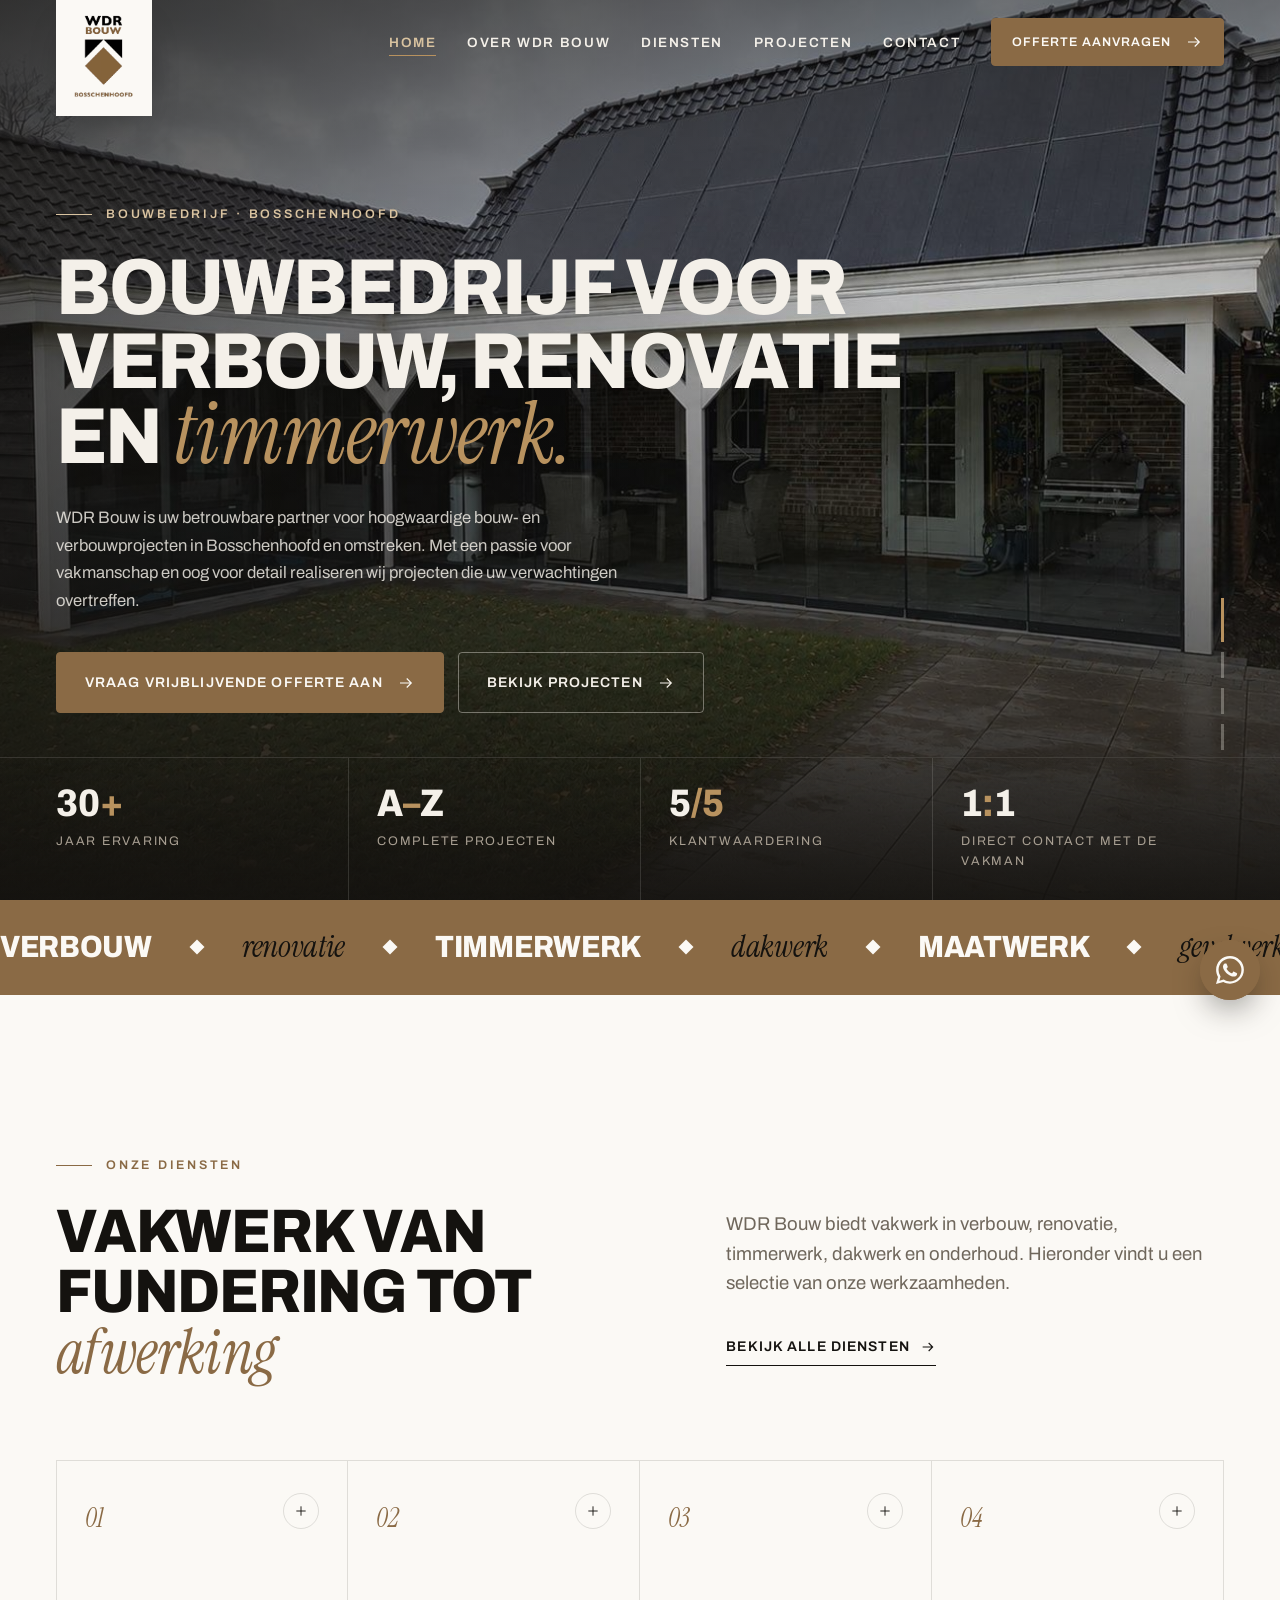
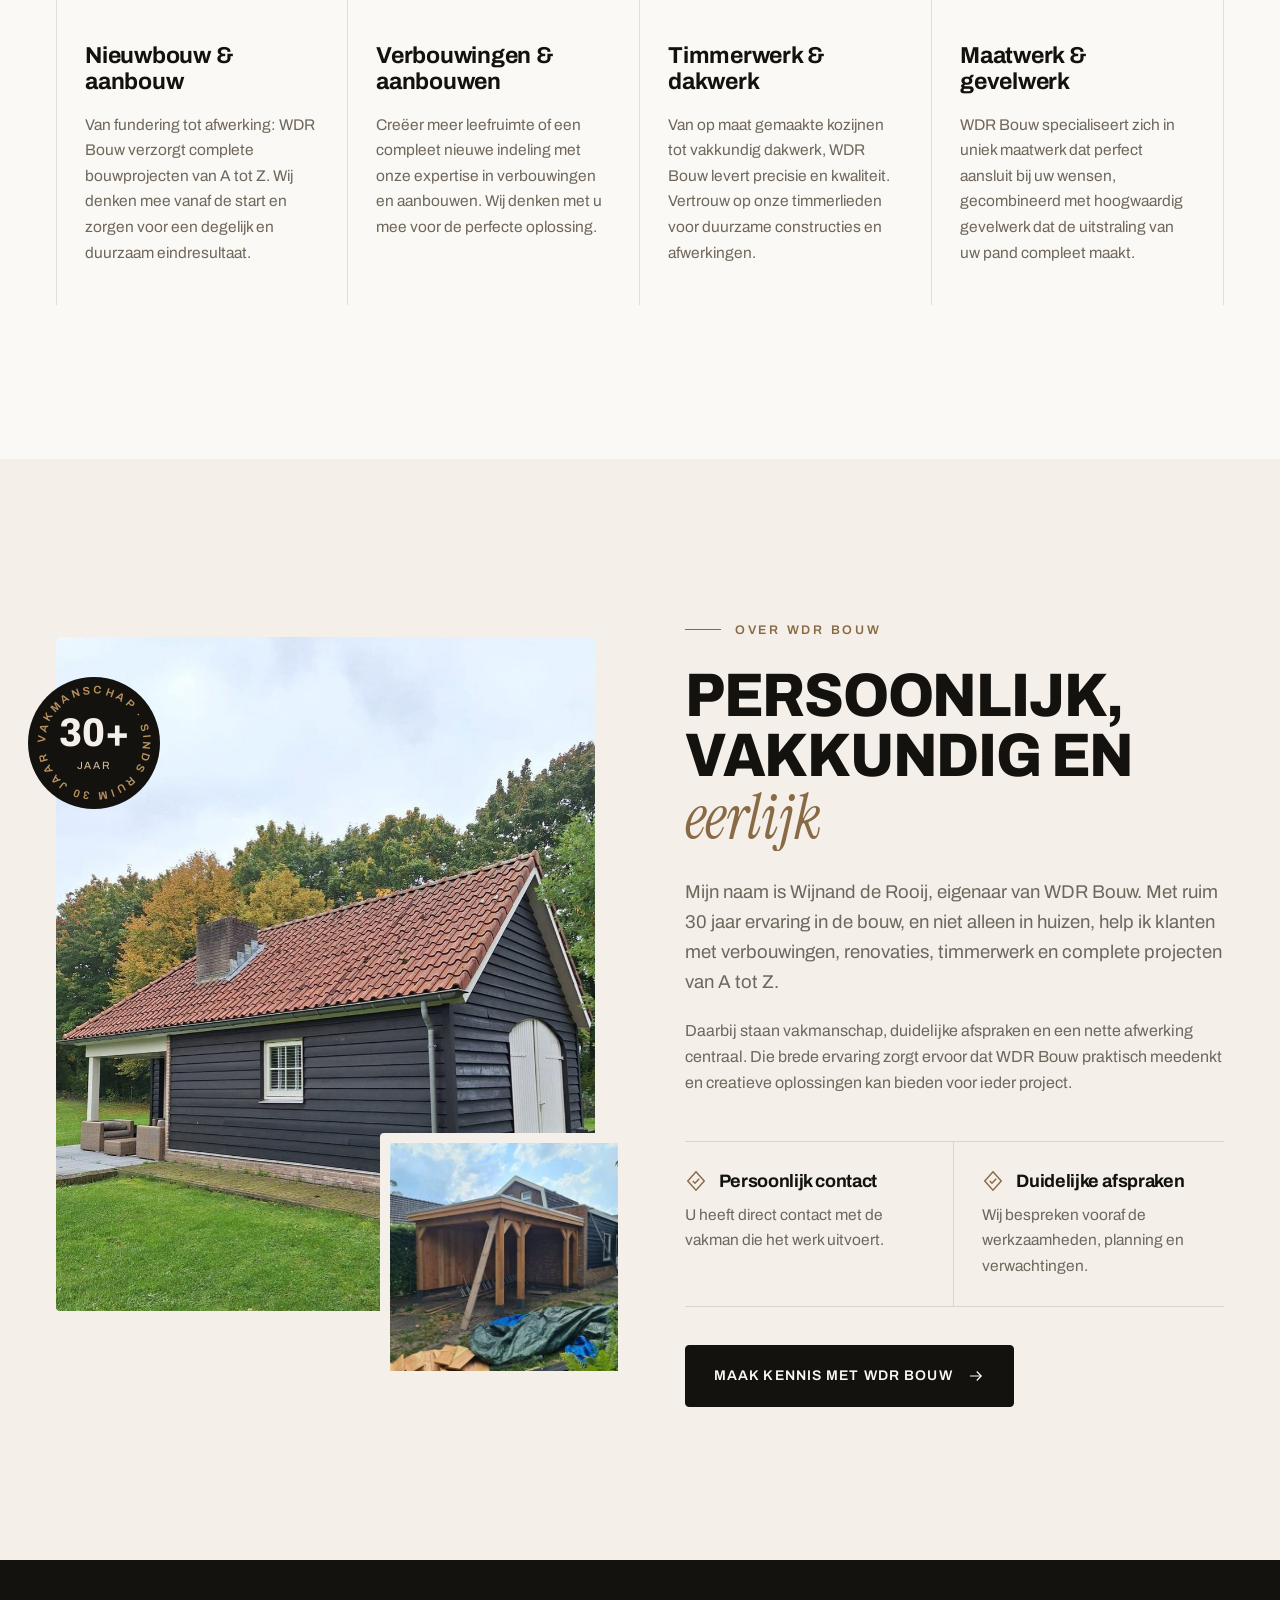
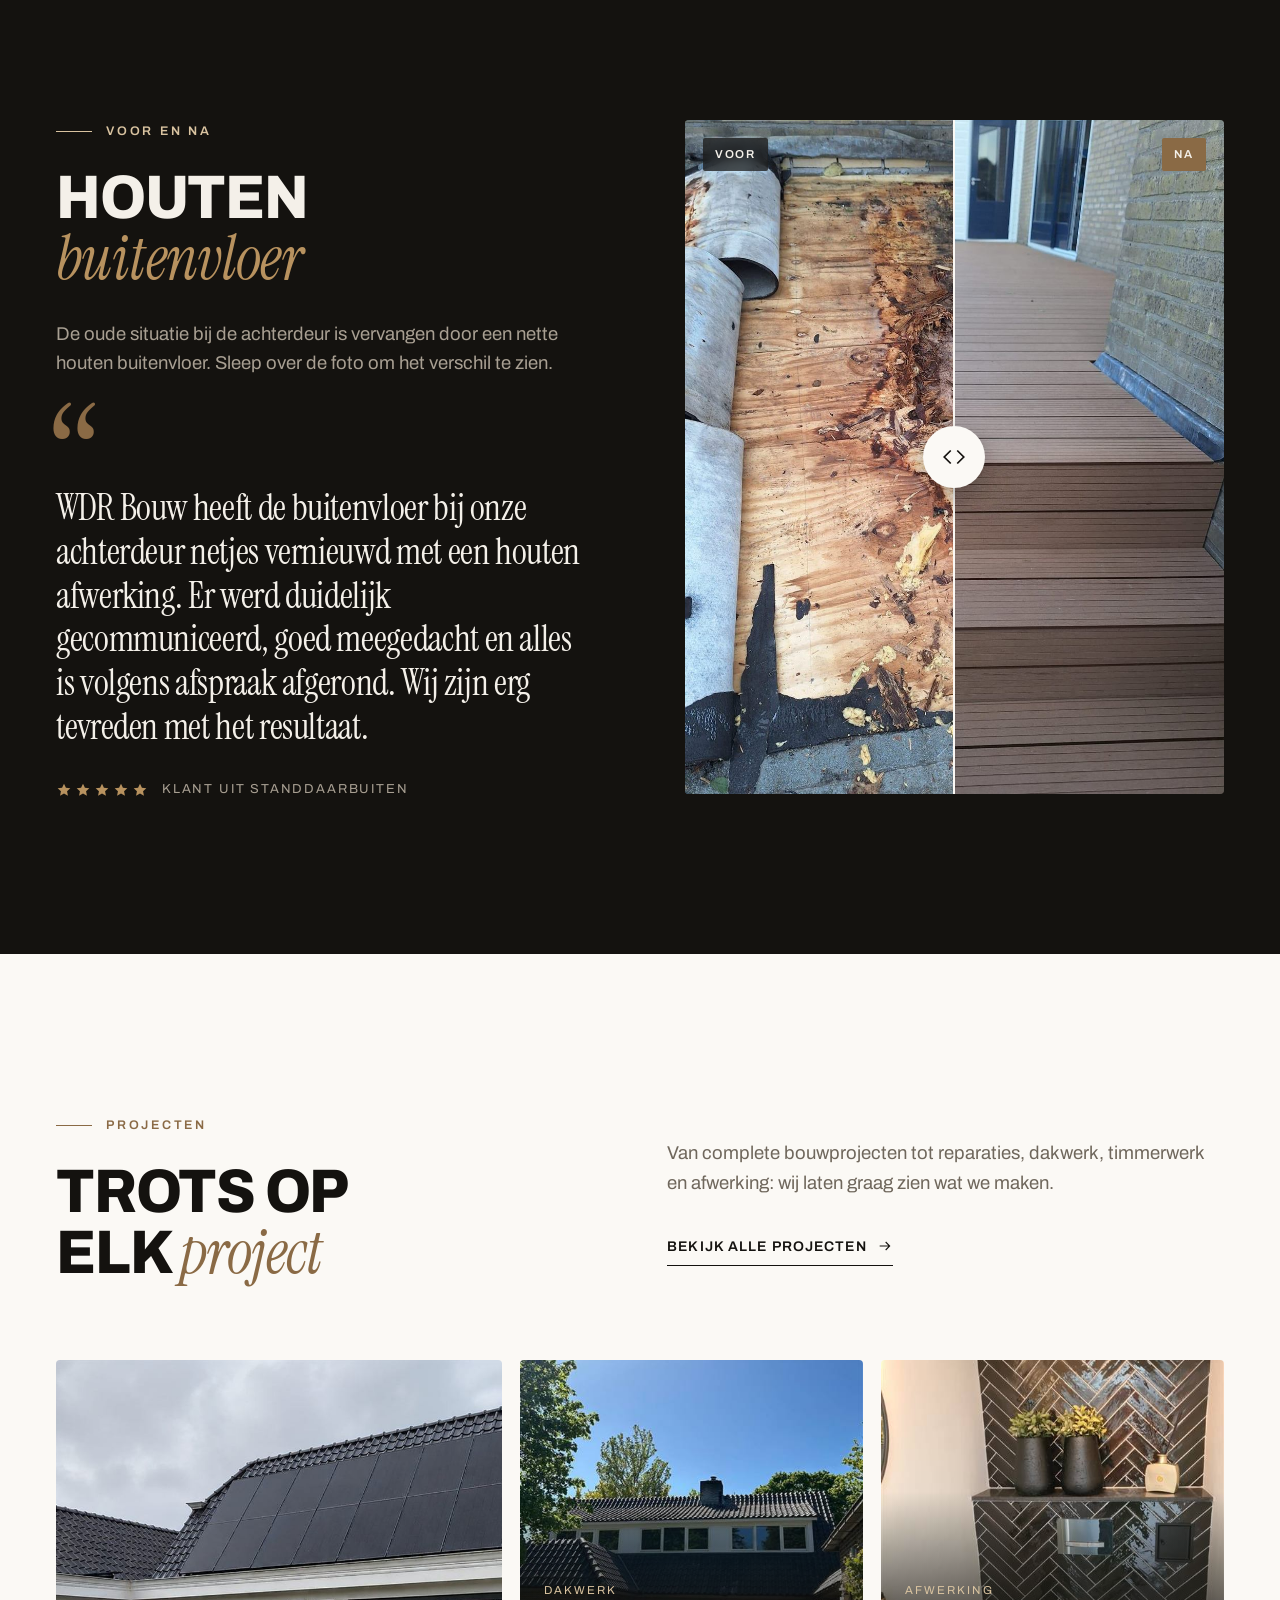
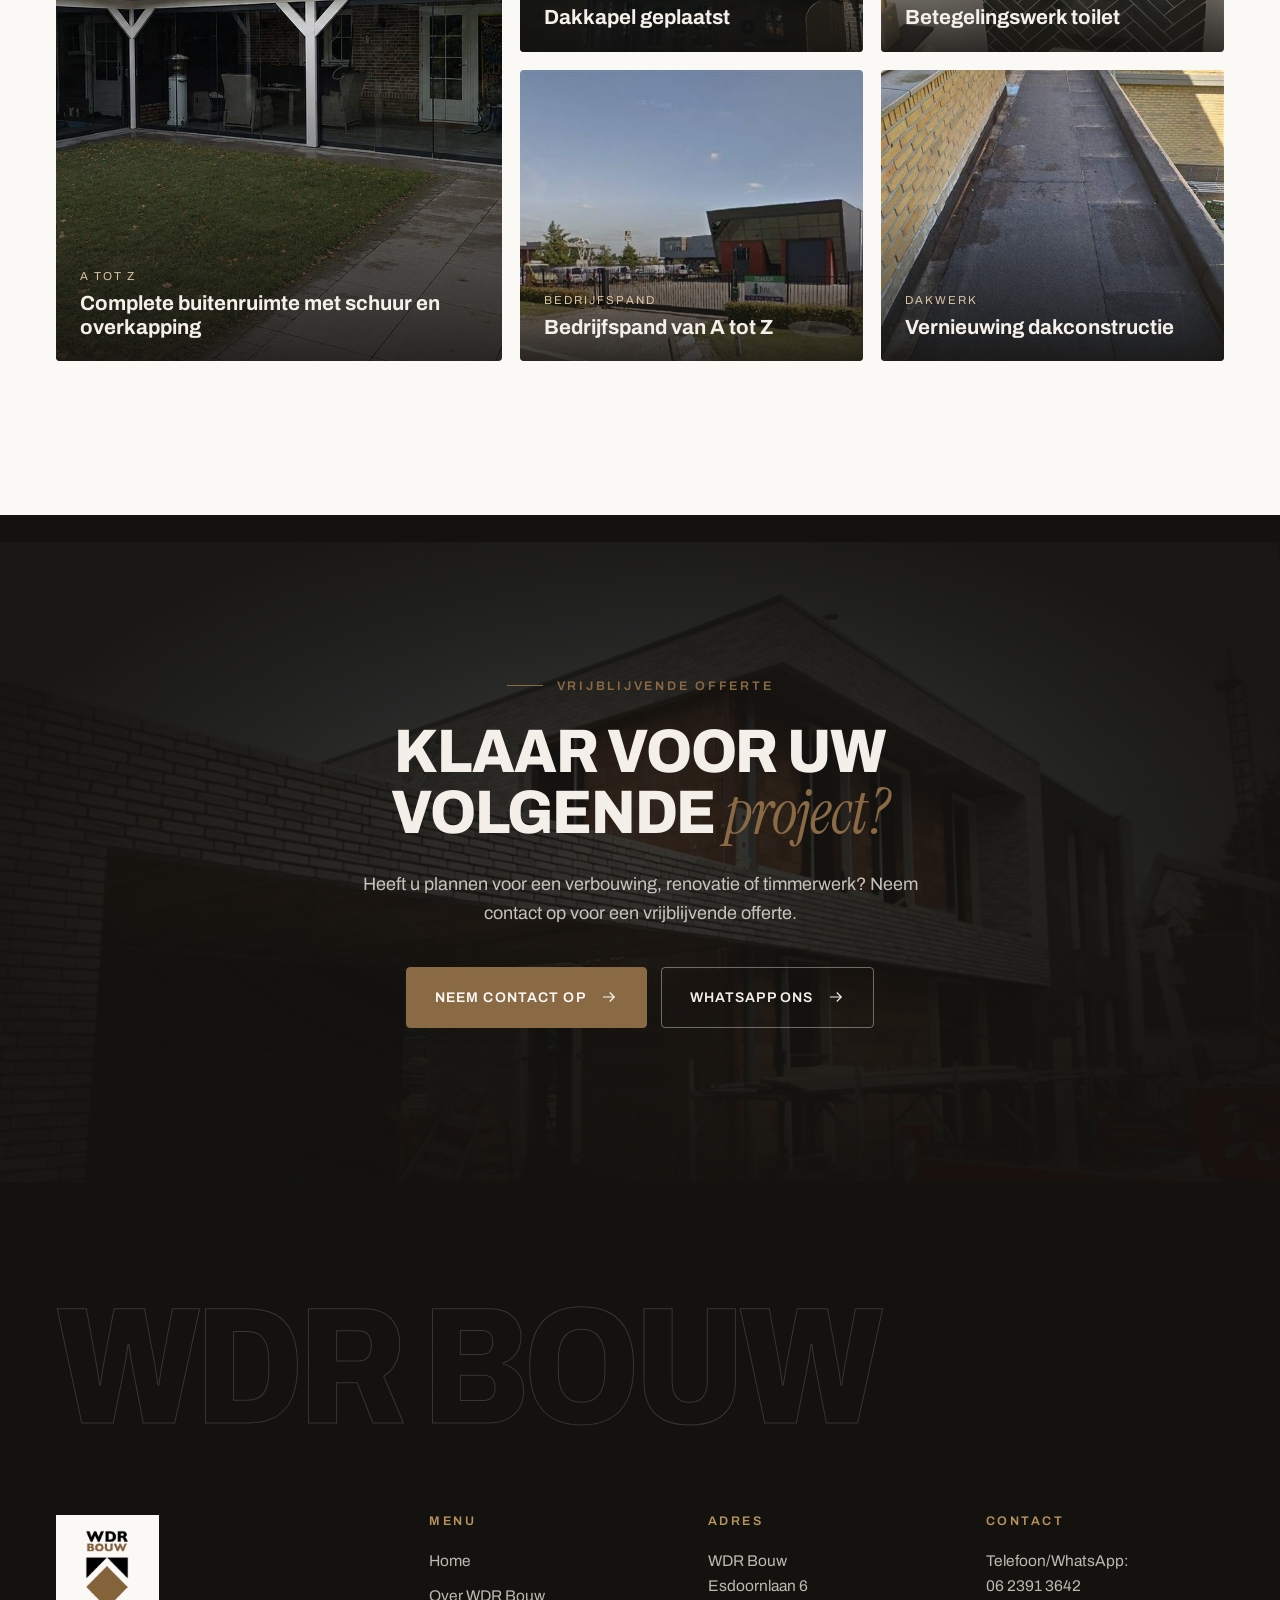
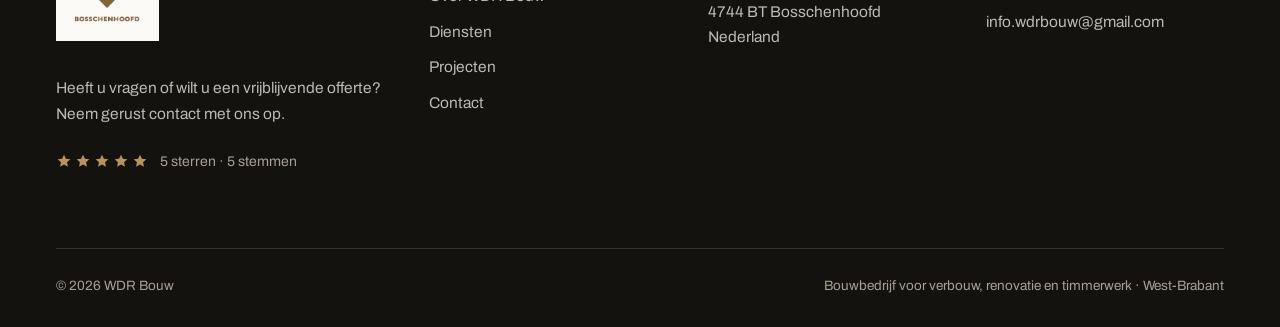
<file: index.html>
<!doctype html>
<html lang="nl">
<head>
<meta charset="utf-8">
<meta name="viewport" content="width=device-width, initial-scale=1, viewport-fit=cover">
<title>WDR Bouw | Bouwbedrijf voor verbouw, renovatie en timmerwerk in Bosschenhoofd</title>
<meta name="description" content="WDR Bouw is uw betrouwbare partner voor hoogwaardige bouw- en verbouwprojecten in Bosschenhoofd en omstreken. Verbouw, renovatie, timmerwerk, dakwerk en maatwerk.">
<link rel="canonical" href="https://www.wdrbouw.nl/">
<meta name="theme-color" content="#14120f">
<meta property="og:type" content="website">
<meta property="og:locale" content="nl_NL">
<meta property="og:site_name" content="WDR Bouw">
<meta property="og:title" content="WDR Bouw | Bouwbedrijf voor verbouw, renovatie en timmerwerk in Bosschenhoofd">
<meta property="og:description" content="WDR Bouw is uw betrouwbare partner voor hoogwaardige bouw- en verbouwprojecten in Bosschenhoofd en omstreken. Verbouw, renovatie, timmerwerk, dakwerk en maatwerk.">
<meta property="og:url" content="https://www.wdrbouw.nl/">
<meta property="og:image" content="https://www.wdrbouw.nl/img/foto/buitenruimte.jpg">
<link rel="icon" type="image/png" href="/img/favicon.png">
<link rel="apple-touch-icon" href="/img/apple-touch-icon.png">
<link rel="preload" href="/fonts/Archivo-normal.woff2" as="font" type="font/woff2" crossorigin>
<link rel="stylesheet" href="/css/style.css">
<script>document.documentElement.classList.add("js")</script>
<script type="application/ld+json">{"@context":"https://schema.org","@type":"GeneralContractor","name":"WDR Bouw","url":"https://www.wdrbouw.nl/","logo":"https://www.wdrbouw.nl/img/logo-wdr-bouw.png","image":"https://www.wdrbouw.nl/img/foto/buitenruimte.jpg","telephone":"+31623913642","email":"info.wdrbouw@gmail.com","founder":"Wijnand de Rooij","address":{"@type":"PostalAddress","streetAddress":"Esdoornlaan 6","postalCode":"4744 BT","addressLocality":"Bosschenhoofd","addressCountry":"NL"},"areaServed":["Bosschenhoofd","Roosendaal","Oudenbosch","Standdaarbuiten","Breda","Bergen op Zoom","West-Brabant"]}</script>
</head>
<body>
<a class="skip-link" href="#main">Ga direct naar de hoofdinhoud</a>
<div class="curtain" aria-hidden="true"></div>

<header class="header">
  <div class="wrap header__inner">
    <a class="logo" href="/" aria-label="WDR Bouw — naar de homepage">
      <img src="/img/logo-wdr-bouw.png" alt="WDR Bouw Bosschenhoofd" width="338" height="481">
    </a>
    <nav class="nav" aria-label="Hoofdmenu">
      <ul class="nav__list"><li><a class="nav__link" href="/" aria-current="page">Home</a></li><li><a class="nav__link" href="/over-wdr-bouw/">Over WDR Bouw</a></li><li><a class="nav__link" href="/diensten/">Diensten</a></li><li><a class="nav__link" href="/projecten/">Projecten</a></li><li><a class="nav__link" href="/contact/">Contact</a></li></ul>
      <a class="btn" href="/contact/">Offerte aanvragen <svg class="arrow" viewBox="0 0 24 24" fill="none" stroke="currentColor" stroke-width="1.6" aria-hidden="true"><path d="M4 12h15M13 6l6 6-6 6"/></svg></a>
      <button class="burger" type="button" aria-label="Menu" aria-expanded="false" aria-controls="mobile-menu"><span></span><span></span></button>
    </nav>
  </div>
</header>

<div class="mobile-menu" id="mobile-menu" aria-hidden="true">
  <ul><li><a class="big" href="/">Home<small>01</small></a></li><li><a class="big" href="/over-wdr-bouw/">Over WDR Bouw<small>02</small></a></li><li><a class="big" href="/diensten/">Diensten<small>03</small></a></li><li><a class="big" href="/projecten/">Projecten<small>04</small></a></li><li><a class="big" href="/contact/">Contact<small>05</small></a></li></ul>
  <div class="mobile-menu__contact">
    <a href="tel:+31623913642">06 2391 3642</a>
    <a href="mailto:info.wdrbouw@gmail.com">info.wdrbouw@gmail.com</a>
    <span>Esdoornlaan 6, 4744 BT Bosschenhoofd</span>
  </div>
</div>

<main id="main">

<section class="hero">
  <div class="hero__media">
    <div class="hero__slide" style="background-image:url('/img/foto/buitenruimte.jpg')"></div>
    <div class="hero__slide" data-bg="/img/foto/galerij-32.jpg"></div>
    <div class="hero__slide" data-bg="/img/foto/diensten-intro.jpg"></div>
    <div class="hero__slide" data-bg="/img/foto/galerij-29.jpg"></div>
  </div>
  <div class="hero__dots"></div>
  <div class="wrap hero__content">
    <span class="eyebrow" data-reveal="fade">Bouwbedrijf · Bosschenhoofd</span>
    <h1 class="display split-lines"><span class="line"><span>Bouwbedrijf voor</span></span><span class="line"><span>verbouw, renovatie</span></span><span class="line"><span>en <span class="serif accent">timmerwerk.</span></span></span></h1>
    <p class="hero__intro" data-reveal style="--d:.45s">WDR Bouw is uw betrouwbare partner voor hoogwaardige bouw- en verbouwprojecten in Bosschenhoofd en omstreken. Met een passie voor vakmanschap en oog voor detail realiseren wij projecten die uw verwachtingen overtreffen.</p>
    <div class="btn-row" data-reveal style="--d:.55s">
      <a class="btn" href="/contact/">Vraag vrijblijvende offerte aan <svg class="arrow" viewBox="0 0 24 24" fill="none" stroke="currentColor" stroke-width="1.6" aria-hidden="true"><path d="M4 12h15M13 6l6 6-6 6"/></svg></a>
      <a class="btn btn--ghost" href="/projecten/">Bekijk projecten <svg class="arrow" viewBox="0 0 24 24" fill="none" stroke="currentColor" stroke-width="1.6" aria-hidden="true"><path d="M4 12h15M13 6l6 6-6 6"/></svg></a>
    </div>
  </div>
  <div class="hero__bar">
    <div class="wrap stats">
      <div class="stat" data-reveal="fade" style="--d:.6s"><div class="stat__num"><span data-count="30">30</span><em>+</em></div><div class="stat__label">Jaar ervaring</div></div>
      <div class="stat" data-reveal="fade" style="--d:.7s"><div class="stat__num">A<em>–</em>Z</div><div class="stat__label">Complete projecten</div></div>
      <div class="stat" data-reveal="fade" style="--d:.8s"><div class="stat__num"><span data-count="5">5</span><em>/5</em></div><div class="stat__label">Klantwaardering</div></div>
      <div class="stat" data-reveal="fade" style="--d:.9s"><div class="stat__num">1<em>:</em>1</div><div class="stat__label">Direct contact met de vakman</div></div>
    </div>
  </div>
</section>

<div class="marquee" aria-hidden="true"><div class="marquee__track"><div class="marquee__item"><span>Verbouw</span><svg viewBox="0 0 24 24" fill="currentColor" aria-hidden="true"><path d="M12 2 22 12 12 22 2 12z"/></svg><span class="serif">renovatie</span><svg viewBox="0 0 24 24" fill="currentColor" aria-hidden="true"><path d="M12 2 22 12 12 22 2 12z"/></svg><span>Timmerwerk</span><svg viewBox="0 0 24 24" fill="currentColor" aria-hidden="true"><path d="M12 2 22 12 12 22 2 12z"/></svg><span class="serif">dakwerk</span><svg viewBox="0 0 24 24" fill="currentColor" aria-hidden="true"><path d="M12 2 22 12 12 22 2 12z"/></svg><span>Maatwerk</span><svg viewBox="0 0 24 24" fill="currentColor" aria-hidden="true"><path d="M12 2 22 12 12 22 2 12z"/></svg><span class="serif">gevelwerk</span><svg viewBox="0 0 24 24" fill="currentColor" aria-hidden="true"><path d="M12 2 22 12 12 22 2 12z"/></svg><span>Nieuwbouw</span><svg viewBox="0 0 24 24" fill="currentColor" aria-hidden="true"><path d="M12 2 22 12 12 22 2 12z"/></svg><span class="serif">aanbouw</span><svg viewBox="0 0 24 24" fill="currentColor" aria-hidden="true"><path d="M12 2 22 12 12 22 2 12z"/></svg></div><div class="marquee__item"><span>Verbouw</span><svg viewBox="0 0 24 24" fill="currentColor" aria-hidden="true"><path d="M12 2 22 12 12 22 2 12z"/></svg><span class="serif">renovatie</span><svg viewBox="0 0 24 24" fill="currentColor" aria-hidden="true"><path d="M12 2 22 12 12 22 2 12z"/></svg><span>Timmerwerk</span><svg viewBox="0 0 24 24" fill="currentColor" aria-hidden="true"><path d="M12 2 22 12 12 22 2 12z"/></svg><span class="serif">dakwerk</span><svg viewBox="0 0 24 24" fill="currentColor" aria-hidden="true"><path d="M12 2 22 12 12 22 2 12z"/></svg><span>Maatwerk</span><svg viewBox="0 0 24 24" fill="currentColor" aria-hidden="true"><path d="M12 2 22 12 12 22 2 12z"/></svg><span class="serif">gevelwerk</span><svg viewBox="0 0 24 24" fill="currentColor" aria-hidden="true"><path d="M12 2 22 12 12 22 2 12z"/></svg><span>Nieuwbouw</span><svg viewBox="0 0 24 24" fill="currentColor" aria-hidden="true"><path d="M12 2 22 12 12 22 2 12z"/></svg><span class="serif">aanbouw</span><svg viewBox="0 0 24 24" fill="currentColor" aria-hidden="true"><path d="M12 2 22 12 12 22 2 12z"/></svg></div></div></div>

<section class="section">
  <div class="wrap">
    <div class="section-head">
      <div>
        <span class="eyebrow" data-reveal>Onze diensten</span>
        <h2 class="h2 split-lines"><span class="line"><span>Vakwerk van</span></span><span class="line"><span>fundering tot <span class="serif accent">afwerking</span></span></span></h2>
      </div>
      <div data-reveal style="--d:.2s">
        <p class="lead">WDR Bouw biedt vakwerk in verbouw, renovatie, timmerwerk, dakwerk en onderhoud. Hieronder vindt u een selectie van onze werkzaamheden.</p>
        <p style="margin-top:24px"><a class="link-line" href="/diensten/">Bekijk alle diensten <svg class="arrow" viewBox="0 0 24 24" fill="none" stroke="currentColor" stroke-width="1.6" aria-hidden="true"><path d="M4 12h15M13 6l6 6-6 6"/></svg></a></p>
      </div>
    </div>
    <div class="services">
      <article class="service" data-reveal style="--d:0s">
        <div class="service__bg" style="background-image:url('/img/thumb/diensten-aanbouw.jpg')"></div>
        <span class="service__num">01</span>
        <span class="service__plus"><svg viewBox="0 0 24 24" fill="none" stroke="currentColor" stroke-width="1.6" aria-hidden="true"><path d="M12 4v16M4 12h16"/></svg></span>
        <h3 class="h3">Nieuwbouw &amp; aanbouw</h3>
        <p>Van fundering tot afwerking: WDR Bouw verzorgt complete bouwprojecten van A tot Z. Wij denken mee vanaf de start en zorgen voor een degelijk en duurzaam eindresultaat.</p>
      </article>
      <article class="service" data-reveal style="--d:0.08s">
        <div class="service__bg" style="background-image:url('/img/thumb/diensten-waarom.jpg')"></div>
        <span class="service__num">02</span>
        <span class="service__plus"><svg viewBox="0 0 24 24" fill="none" stroke="currentColor" stroke-width="1.6" aria-hidden="true"><path d="M12 4v16M4 12h16"/></svg></span>
        <h3 class="h3">Verbouwingen &amp; aanbouwen</h3>
        <p>Creëer meer leefruimte of een compleet nieuwe indeling met onze expertise in verbouwingen en aanbouwen. Wij denken met u mee voor de perfecte oplossing.</p>
      </article>
      <article class="service" data-reveal style="--d:0.16s">
        <div class="service__bg" style="background-image:url('/img/thumb/galerij-22.jpg')"></div>
        <span class="service__num">03</span>
        <span class="service__plus"><svg viewBox="0 0 24 24" fill="none" stroke="currentColor" stroke-width="1.6" aria-hidden="true"><path d="M12 4v16M4 12h16"/></svg></span>
        <h3 class="h3">Timmerwerk &amp; dakwerk</h3>
        <p>Van op maat gemaakte kozijnen tot vakkundig dakwerk, WDR Bouw levert precisie en kwaliteit. Vertrouw op onze timmerlieden voor duurzame constructies en afwerkingen.</p>
      </article>
      <article class="service" data-reveal style="--d:0.24s">
        <div class="service__bg" style="background-image:url('/img/thumb/galerij-29.jpg')"></div>
        <span class="service__num">04</span>
        <span class="service__plus"><svg viewBox="0 0 24 24" fill="none" stroke="currentColor" stroke-width="1.6" aria-hidden="true"><path d="M12 4v16M4 12h16"/></svg></span>
        <h3 class="h3">Maatwerk &amp; gevelwerk</h3>
        <p>WDR Bouw specialiseert zich in uniek maatwerk dat perfect aansluit bij uw wensen, gecombineerd met hoogwaardig gevelwerk dat de uitstraling van uw pand compleet maakt.</p>
      </article>
    </div>
  </div>
</section>

<section class="section section--stone">
  <div class="wrap split">
    <div class="frame-stack" data-reveal="fade">
      <div class="badge-round" aria-hidden="true" data-reveal="pop" style="--d:1s">
        <svg viewBox="0 0 100 100"><defs><path id="c" d="M50 50m-41 0a41 41 0 1 1 82 0a41 41 0 1 1-82 0"/></defs><text><textPath href="#c">Vakmanschap · Sinds ruim 30 jaar · </textPath></text></svg>
        <div><strong>30+</strong><span>jaar</span></div>
      </div>
      <div class="frame frame--tall" data-reveal="img"><img data-parallax="0.08" src="/img/foto/galerij-31.jpg" alt="Houten bijgebouw met overkapping, gebouwd door WDR Bouw" loading="lazy"></div>
      <div class="frame frame--small" data-reveal="img" style="--d:.25s"><img src="/img/thumb/galerij-08.jpg" alt="Houten overkapping in aanbouw" loading="lazy"></div>
    </div>
    <div>
      <span class="eyebrow" data-reveal>Over WDR Bouw</span>
      <h2 class="h2 split-lines"><span class="line"><span>Persoonlijk,</span></span><span class="line"><span>vakkundig en <span class="serif accent">eerlijk</span></span></span></h2>
      <p class="lead" data-reveal style="--d:.2s">Mijn naam is Wijnand de Rooij, eigenaar van WDR Bouw. Met ruim 30 jaar ervaring in de bouw, en niet alleen in huizen, help ik klanten met verbouwingen, renovaties, timmerwerk en complete projecten van A tot Z.</p>
      <p class="muted" data-reveal style="--d:.25s">Daarbij staan vakmanschap, duidelijke afspraken en een nette afwerking centraal. Die brede ervaring zorgt ervoor dat WDR Bouw praktisch meedenkt en creatieve oplossingen kan bieden voor ieder project.</p>
      <div class="usps">
        <div class="usp" data-reveal><h3><svg viewBox="0 0 24 24" fill="none" stroke="currentColor" stroke-width="1.6" aria-hidden="true"><path d="M12 2 21 12 12 22 3 12z"/><path d="m8.5 12 2.4 2.4 4.6-4.8"/></svg>Persoonlijk contact</h3><p>U heeft direct contact met de vakman die het werk uitvoert.</p></div>
        <div class="usp" data-reveal style="--d:.08s"><h3><svg viewBox="0 0 24 24" fill="none" stroke="currentColor" stroke-width="1.6" aria-hidden="true"><path d="M12 2 21 12 12 22 3 12z"/><path d="m8.5 12 2.4 2.4 4.6-4.8"/></svg>Duidelijke afspraken</h3><p>Wij bespreken vooraf de werkzaamheden, planning en verwachtingen.</p></div>
      </div>
      <div class="btn-row" data-reveal><a class="btn btn--dark" href="/over-wdr-bouw/">Maak kennis met WDR Bouw <svg class="arrow" viewBox="0 0 24 24" fill="none" stroke="currentColor" stroke-width="1.6" aria-hidden="true"><path d="M4 12h15M13 6l6 6-6 6"/></svg></a></div>
    </div>
  </div>
</section>

<section class="section section--dark">
  <div class="wrap split">
    <div>
      <span class="eyebrow" data-reveal>Voor en na</span>
      <h2 class="h2 split-lines"><span class="line"><span>Houten</span></span><span class="line"><span><span class="serif accent">buitenvloer</span></span></span></h2>
      <p class="lead" data-reveal style="--d:.2s">De oude situatie bij de achterdeur is vervangen door een nette houten buitenvloer. Sleep over de foto om het verschil te zien.</p>
      <div class="quote" data-reveal style="--d:.3s; margin-top:48px">
        <span class="quote__mark" aria-hidden="true">“</span>
        <blockquote>WDR Bouw heeft de buitenvloer bij onze achterdeur netjes vernieuwd met een houten afwerking. Er werd duidelijk gecommuniceerd, goed meegedacht en alles is volgens afspraak afgerond. Wij zijn erg tevreden met het resultaat.</blockquote>
        <cite><span class="stars" aria-label="5 van 5 sterren"><svg viewBox="0 0 24 24" fill="currentColor" aria-hidden="true"><path d="m12 2.5 2.9 6 6.6.8-4.9 4.6 1.3 6.6L12 17.3l-5.9 3.2 1.3-6.6L2.5 9.3l6.6-.8z"/></svg><svg viewBox="0 0 24 24" fill="currentColor" aria-hidden="true"><path d="m12 2.5 2.9 6 6.6.8-4.9 4.6 1.3 6.6L12 17.3l-5.9 3.2 1.3-6.6L2.5 9.3l6.6-.8z"/></svg><svg viewBox="0 0 24 24" fill="currentColor" aria-hidden="true"><path d="m12 2.5 2.9 6 6.6.8-4.9 4.6 1.3 6.6L12 17.3l-5.9 3.2 1.3-6.6L2.5 9.3l6.6-.8z"/></svg><svg viewBox="0 0 24 24" fill="currentColor" aria-hidden="true"><path d="m12 2.5 2.9 6 6.6.8-4.9 4.6 1.3 6.6L12 17.3l-5.9 3.2 1.3-6.6L2.5 9.3l6.6-.8z"/></svg><svg viewBox="0 0 24 24" fill="currentColor" aria-hidden="true"><path d="m12 2.5 2.9 6 6.6.8-4.9 4.6 1.3 6.6L12 17.3l-5.9 3.2 1.3-6.6L2.5 9.3l6.6-.8z"/></svg></span> Klant uit Standdaarbuiten</cite>
      </div>
    </div>
    
<div class="ba" data-reveal="fade">
  <img src="/img/foto/vloer-na.jpg" alt="Buitenvloer bij de achterdeur — na" loading="lazy">
  <img class="ba__before" src="/img/foto/vloer-voor.jpg" alt="Buitenvloer bij de achterdeur — voor" loading="lazy">
  <span class="ba__tag ba__tag--before">Voor</span>
  <span class="ba__tag ba__tag--after">Na</span>
  <div class="ba__handle"><span class="ba__knob"><svg viewBox="0 0 24 24" fill="none" stroke="currentColor" stroke-width="1.6" aria-hidden="true"><path d="m9 6-6 6 6 6M15 6l6 6-6 6"/></svg></span></div>
  <input type="range" min="0" max="100" value="50" aria-label="Schuif om voor en na te vergelijken">
</div>
  </div>
</section>

<section class="section">
  <div class="wrap">
    <div class="section-head">
      <div>
        <span class="eyebrow" data-reveal>Projecten</span>
        <h2 class="h2 split-lines"><span class="line"><span>Trots op</span></span><span class="line"><span>elk <span class="serif accent">project</span></span></span></h2>
      </div>
      <div data-reveal style="--d:.2s">
        <p class="lead">Van complete bouwprojecten tot reparaties, dakwerk, timmerwerk en afwerking: wij laten graag zien wat we maken.</p>
        <p style="margin-top:24px"><a class="link-line" href="/projecten/">Bekijk alle projecten <svg class="arrow" viewBox="0 0 24 24" fill="none" stroke="currentColor" stroke-width="1.6" aria-hidden="true"><path d="M4 12h15M13 6l6 6-6 6"/></svg></a></p>
      </div>
    </div>
    <div class="reel">
      <a class="reel__item" href="/projecten/#buitenruimte" data-reveal="img"><img src="/img/foto/buitenruimte.jpg" alt="Complete buitenruimte met schuur en overkapping" loading="lazy"><div class="reel__cap"><span>A tot Z</span><strong>Complete buitenruimte met schuur en overkapping</strong></div></a>
      <a class="reel__item" href="/projecten/#dakkapel" data-reveal="img" style="--d:.1s"><img src="/img/thumb/dakkapel-2.jpg" alt="Dakkapel geplaatst" loading="lazy"><div class="reel__cap"><span>Dakwerk</span><strong>Dakkapel geplaatst</strong></div></a>
      <a class="reel__item" href="/projecten/#toilet" data-reveal="img" style="--d:.2s"><img src="/img/thumb/toilet.jpg" alt="Betegelingswerk toilet" loading="lazy"><div class="reel__cap"><span>Afwerking</span><strong>Betegelingswerk toilet</strong></div></a>
      <a class="reel__item" href="/projecten/#bedrijfspand" data-reveal="img" style="--d:.15s"><img src="/img/thumb/bedrijfspand-2.jpg" alt="Bedrijfspand van A tot Z" loading="lazy"><div class="reel__cap"><span>Bedrijfspand</span><strong>Bedrijfspand van A tot Z</strong></div></a>
      <a class="reel__item" href="/projecten/#dak" data-reveal="img" style="--d:.25s"><img src="/img/thumb/dak-na.jpg" alt="Vernieuwing dakconstructie en dakbedekking" loading="lazy"><div class="reel__cap"><span>Dakwerk</span><strong>Vernieuwing dakconstructie</strong></div></a>
    </div>
  </div>
</section>


<section class="cta">
  <div class="cta__bg" data-parallax="0.15" style="background-image:url('/img/foto/diensten-waarom.jpg')"></div>
  <div class="wrap">
    <span class="eyebrow" data-reveal>Vrijblijvende offerte</span>
    <h2 class="h2 split-lines"><span class="line"><span>Klaar voor uw</span></span><span class="line"><span>volgende <span class="serif accent">project?</span></span></span></h2>
    <p data-reveal style="--d:.2s">Heeft u plannen voor een verbouwing, renovatie of timmerwerk? Neem contact op voor een vrijblijvende offerte.</p>
    <div class="btn-row" data-reveal style="--d:.3s">
      <a class="btn" href="/contact/">Neem contact op <svg class="arrow" viewBox="0 0 24 24" fill="none" stroke="currentColor" stroke-width="1.6" aria-hidden="true"><path d="M4 12h15M13 6l6 6-6 6"/></svg></a>
      <a class="btn btn--ghost" href="https://wa.me/31623913642" target="_blank" rel="noopener">WhatsApp ons <svg class="arrow" viewBox="0 0 24 24" fill="none" stroke="currentColor" stroke-width="1.6" aria-hidden="true"><path d="M4 12h15M13 6l6 6-6 6"/></svg></a>
    </div>
  </div>
</section>

</main>

<footer class="footer">
  <div class="wrap">
    <p class="footer__big" aria-hidden="true">WDR Bouw</p>
    <div class="footer__grid">
      <div>
        <a class="footer__logo" href="/"><img src="/img/logo-wdr-bouw.png" alt="WDR Bouw Bosschenhoofd" width="338" height="481" loading="lazy"></a>
        <p>Heeft u vragen of wilt u een vrijblijvende offerte?<br>Neem gerust contact met ons op.</p>
        <div class="footer__rating"><span class="stars" aria-label="5 van 5 sterren"><svg viewBox="0 0 24 24" fill="currentColor" aria-hidden="true"><path d="m12 2.5 2.9 6 6.6.8-4.9 4.6 1.3 6.6L12 17.3l-5.9 3.2 1.3-6.6L2.5 9.3l6.6-.8z"/></svg><svg viewBox="0 0 24 24" fill="currentColor" aria-hidden="true"><path d="m12 2.5 2.9 6 6.6.8-4.9 4.6 1.3 6.6L12 17.3l-5.9 3.2 1.3-6.6L2.5 9.3l6.6-.8z"/></svg><svg viewBox="0 0 24 24" fill="currentColor" aria-hidden="true"><path d="m12 2.5 2.9 6 6.6.8-4.9 4.6 1.3 6.6L12 17.3l-5.9 3.2 1.3-6.6L2.5 9.3l6.6-.8z"/></svg><svg viewBox="0 0 24 24" fill="currentColor" aria-hidden="true"><path d="m12 2.5 2.9 6 6.6.8-4.9 4.6 1.3 6.6L12 17.3l-5.9 3.2 1.3-6.6L2.5 9.3l6.6-.8z"/></svg><svg viewBox="0 0 24 24" fill="currentColor" aria-hidden="true"><path d="m12 2.5 2.9 6 6.6.8-4.9 4.6 1.3 6.6L12 17.3l-5.9 3.2 1.3-6.6L2.5 9.3l6.6-.8z"/></svg></span> 5 sterren · 5 stemmen</div>
      </div>
      <div>
        <h3>Menu</h3>
        <ul><li><a href="/">Home</a></li><li><a href="/over-wdr-bouw/">Over WDR Bouw</a></li><li><a href="/diensten/">Diensten</a></li><li><a href="/projecten/">Projecten</a></li><li><a href="/contact/">Contact</a></li></ul>
      </div>
      <div>
        <h3>Adres</h3>
        <p>WDR Bouw<br>Esdoornlaan 6<br>4744 BT Bosschenhoofd<br>Nederland</p>
      </div>
      <div>
        <h3>Contact</h3>
        <ul>
          <li><a href="tel:+31623913642">Telefoon/WhatsApp:<br>06 2391 3642</a></li>
          <li><a href="mailto:info.wdrbouw@gmail.com">info.wdrbouw@gmail.com</a></li>
        </ul>
      </div>
    </div>
    <div class="footer__bottom">
      <span>© <span data-year>2026</span> WDR Bouw</span>
      <span>Bouwbedrijf voor verbouw, renovatie en timmerwerk · West-Brabant</span>
    </div>
  </div>
</footer>

<a class="wa-float" href="https://wa.me/31623913642" target="_blank" rel="noopener" aria-label="Stuur een WhatsApp-bericht"><svg viewBox="0 0 24 24" fill="currentColor" aria-hidden="true"><path d="M17.5 14.4c-.3-.1-1.8-.9-2-1-.3-.1-.5-.1-.7.1-.2.3-.8 1-.9 1.2-.2.2-.3.2-.6.1-.3-.1-1.3-.5-2.4-1.5-.9-.8-1.5-1.8-1.7-2.1-.2-.3 0-.5.1-.6l.4-.5c.2-.2.2-.3.3-.5.1-.2 0-.4 0-.5l-.9-2.2c-.2-.6-.5-.5-.7-.5h-.6c-.2 0-.5.1-.8.4-.3.3-1 1-1 2.5s1.1 2.9 1.2 3.1c.1.2 2.1 3.2 5.1 4.5.7.3 1.3.5 1.7.6.7.2 1.4.2 1.9.1.6-.1 1.8-.7 2-1.4.2-.7.2-1.3.2-1.4-.1-.1-.3-.2-.6-.3M12 21.8c-1.8 0-3.5-.5-5-1.4l-.4-.2-3.7 1 1-3.6-.2-.4A9.8 9.8 0 0 1 2.2 12C2.2 6.6 6.6 2.2 12 2.2c2.6 0 5.1 1 6.9 2.9a9.7 9.7 0 0 1 2.9 6.9c0 5.4-4.4 9.8-9.8 9.8m8.4-18.2A11.8 11.8 0 0 0 12 .1C5.4.1.1 5.4.1 12c0 2.1.6 4.1 1.6 5.9L0 24l6.3-1.7c1.7.9 3.7 1.4 5.7 1.4 6.5 0 11.9-5.3 11.9-11.9 0-3.2-1.2-6.2-3.5-8.4"/></svg></a>

<div class="lightbox" role="dialog" aria-modal="true" aria-label="Foto vergroot" aria-hidden="true">
  <img alt="">
  <button class="lightbox__btn lightbox__close" type="button" aria-label="Sluiten"><svg viewBox="0 0 24 24" fill="none" stroke="currentColor" stroke-width="1.6"><path d="M6 6l12 12M18 6 6 18"/></svg></button>
  <button class="lightbox__btn lightbox__prev" type="button" aria-label="Vorige foto"><svg viewBox="0 0 24 24" fill="none" stroke="currentColor" stroke-width="1.6"><path d="m15 5-7 7 7 7"/></svg></button>
  <button class="lightbox__btn lightbox__next" type="button" aria-label="Volgende foto"><svg viewBox="0 0 24 24" fill="none" stroke="currentColor" stroke-width="1.6"><path d="m9 5 7 7-7 7"/></svg></button>
  <div class="lightbox__count"></div>
</div>

<script src="/js/main.js" defer></script>
</body>
</html>
</file>
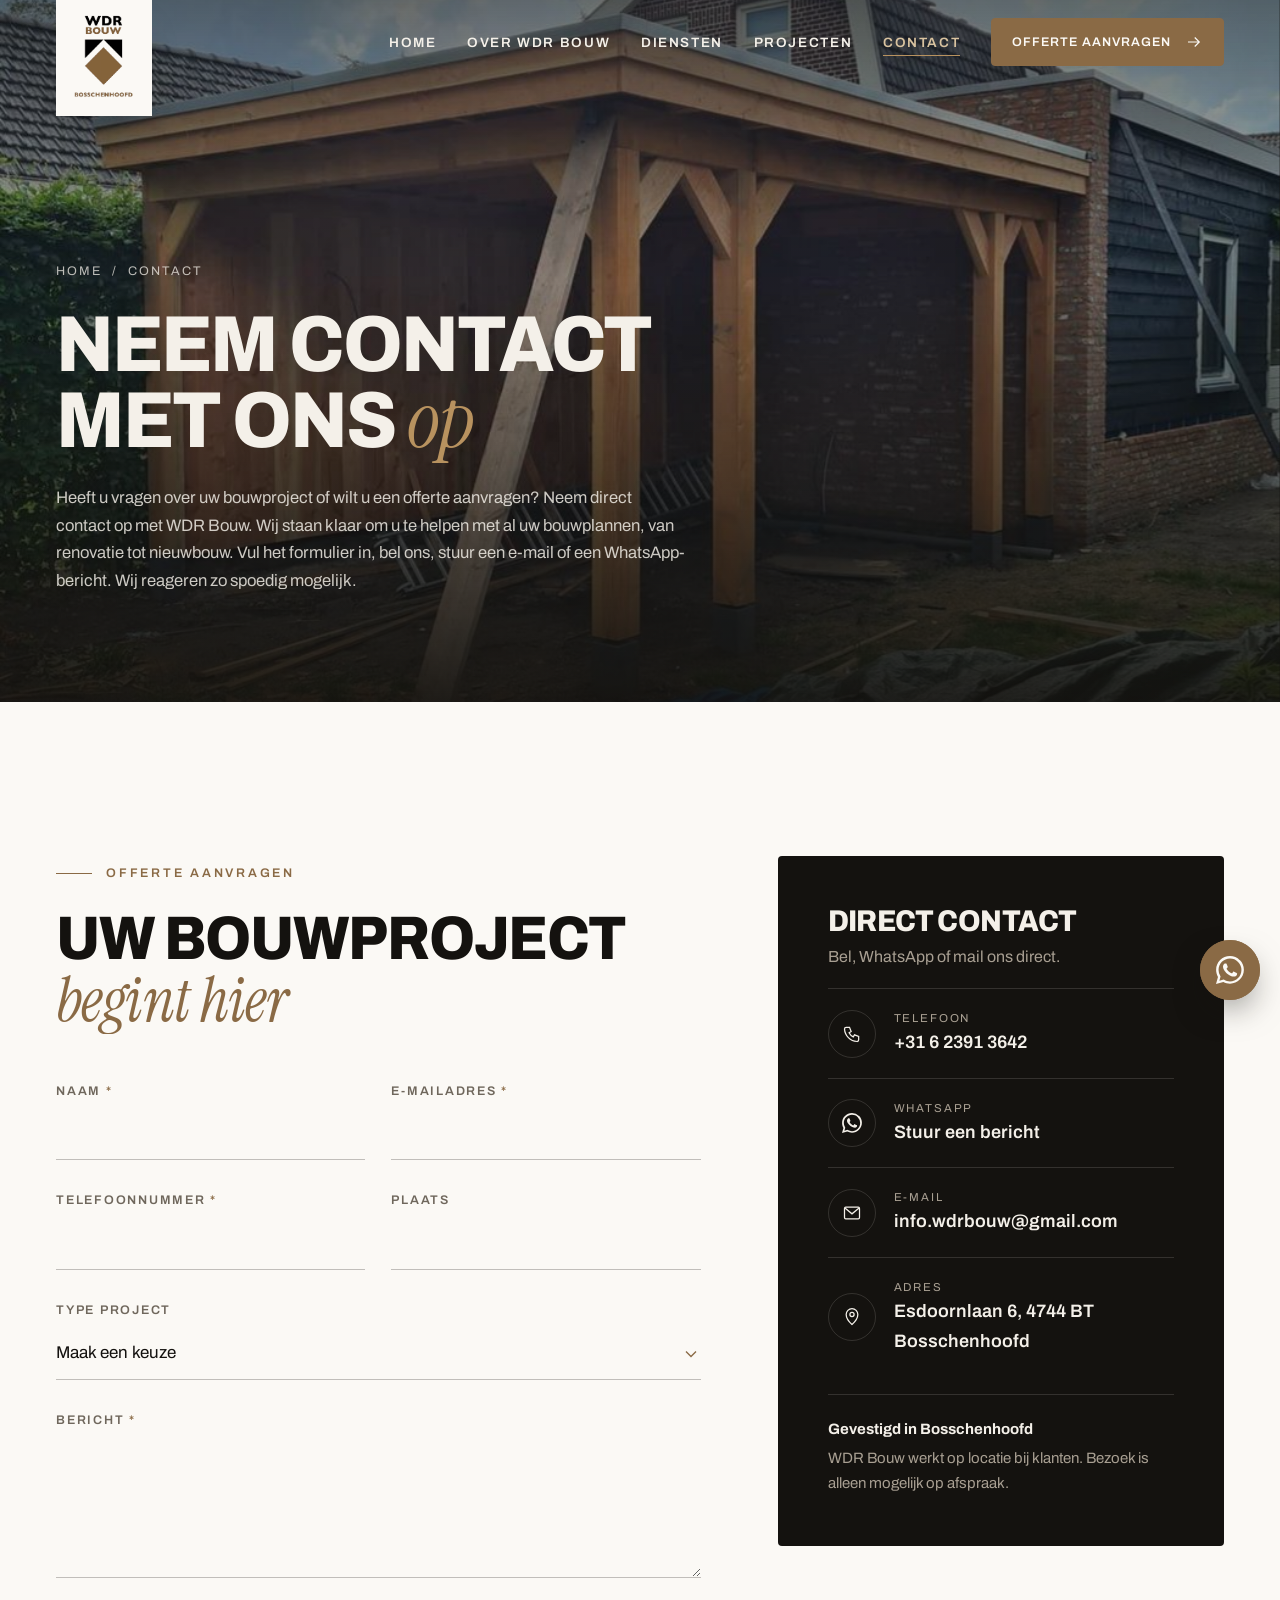
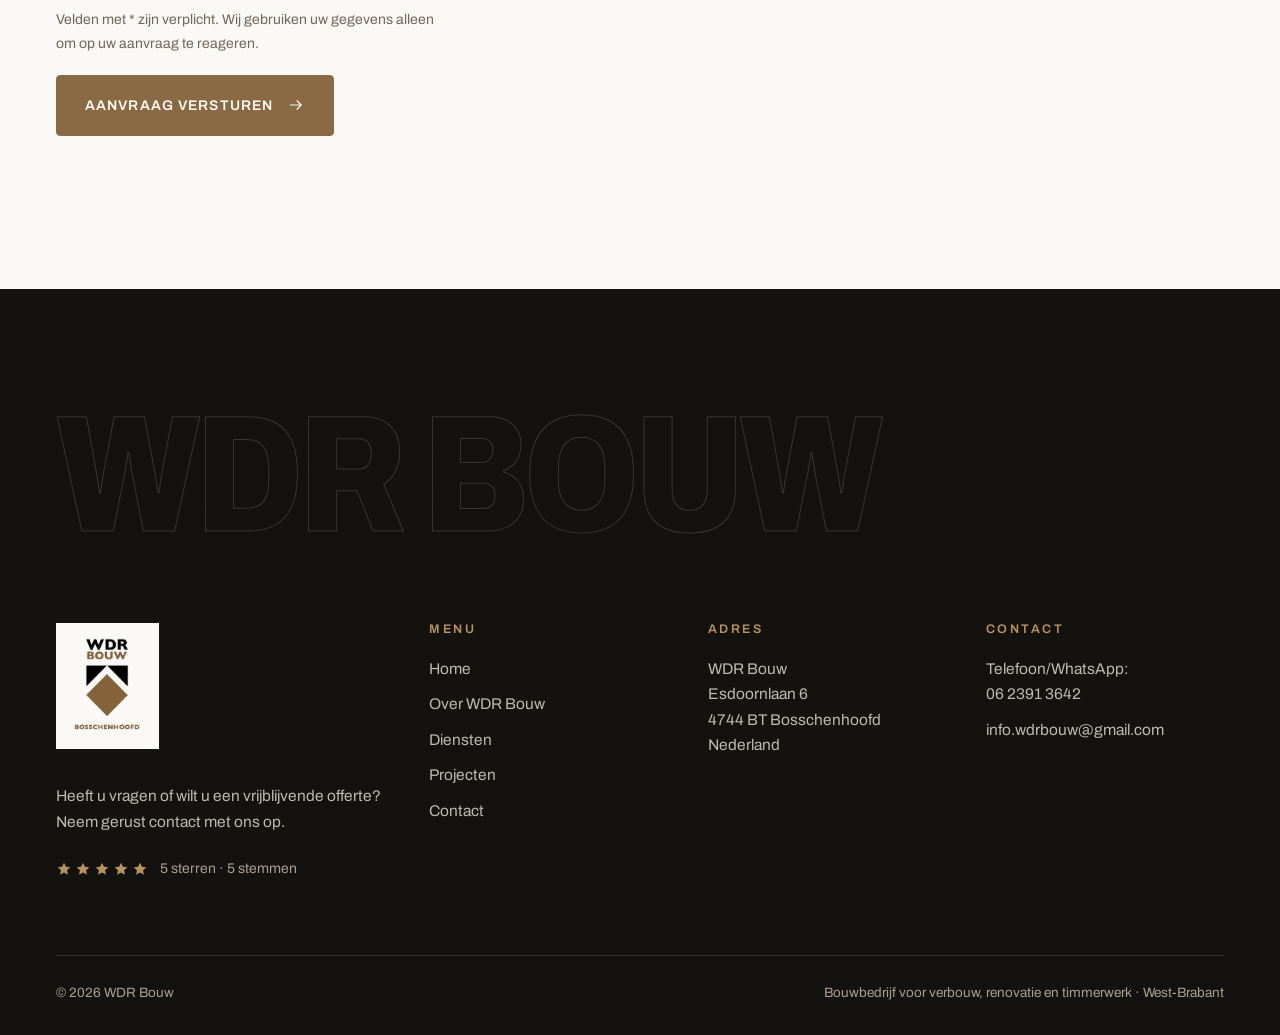
<file: contact/index.html>
<!doctype html>
<html lang="nl">
<head>
<meta charset="utf-8">
<meta name="viewport" content="width=device-width, initial-scale=1, viewport-fit=cover">
<title>Contact | WDR Bouw – Vraag een vrijblijvende offerte aan</title>
<meta name="description" content="Neem contact op met WDR Bouw in Bosschenhoofd. Bel of WhatsApp 06 2391 3642, mail info.wdrbouw@gmail.com of vul het formulier in voor een vrijblijvende offerte.">
<link rel="canonical" href="https://www.wdrbouw.nl/contact/">
<meta name="theme-color" content="#14120f">
<meta property="og:type" content="website">
<meta property="og:locale" content="nl_NL">
<meta property="og:site_name" content="WDR Bouw">
<meta property="og:title" content="Contact | WDR Bouw – Vraag een vrijblijvende offerte aan">
<meta property="og:description" content="Neem contact op met WDR Bouw in Bosschenhoofd. Bel of WhatsApp 06 2391 3642, mail info.wdrbouw@gmail.com of vul het formulier in voor een vrijblijvende offerte.">
<meta property="og:url" content="https://www.wdrbouw.nl/contact/">
<meta property="og:image" content="https://www.wdrbouw.nl/img/foto/galerij-08.jpg">
<link rel="icon" type="image/png" href="/img/favicon.png">
<link rel="apple-touch-icon" href="/img/apple-touch-icon.png">
<link rel="preload" href="/fonts/Archivo-normal.woff2" as="font" type="font/woff2" crossorigin>
<link rel="stylesheet" href="/css/style.css">
<script>document.documentElement.classList.add("js")</script>
</head>
<body>
<a class="skip-link" href="#main">Ga direct naar de hoofdinhoud</a>
<div class="curtain" aria-hidden="true"></div>

<header class="header">
  <div class="wrap header__inner">
    <a class="logo" href="/" aria-label="WDR Bouw — naar de homepage">
      <img src="/img/logo-wdr-bouw.png" alt="WDR Bouw Bosschenhoofd" width="338" height="481">
    </a>
    <nav class="nav" aria-label="Hoofdmenu">
      <ul class="nav__list"><li><a class="nav__link" href="/">Home</a></li><li><a class="nav__link" href="/over-wdr-bouw/">Over WDR Bouw</a></li><li><a class="nav__link" href="/diensten/">Diensten</a></li><li><a class="nav__link" href="/projecten/">Projecten</a></li><li><a class="nav__link" href="/contact/" aria-current="page">Contact</a></li></ul>
      <a class="btn" href="/contact/">Offerte aanvragen <svg class="arrow" viewBox="0 0 24 24" fill="none" stroke="currentColor" stroke-width="1.6" aria-hidden="true"><path d="M4 12h15M13 6l6 6-6 6"/></svg></a>
      <button class="burger" type="button" aria-label="Menu" aria-expanded="false" aria-controls="mobile-menu"><span></span><span></span></button>
    </nav>
  </div>
</header>

<div class="mobile-menu" id="mobile-menu" aria-hidden="true">
  <ul><li><a class="big" href="/">Home<small>01</small></a></li><li><a class="big" href="/over-wdr-bouw/">Over WDR Bouw<small>02</small></a></li><li><a class="big" href="/diensten/">Diensten<small>03</small></a></li><li><a class="big" href="/projecten/">Projecten<small>04</small></a></li><li><a class="big" href="/contact/">Contact<small>05</small></a></li></ul>
  <div class="mobile-menu__contact">
    <a href="tel:+31623913642">06 2391 3642</a>
    <a href="mailto:info.wdrbouw@gmail.com">info.wdrbouw@gmail.com</a>
    <span>Esdoornlaan 6, 4744 BT Bosschenhoofd</span>
  </div>
</div>

<main id="main">


<section class="page-hero">
  <div class="page-hero__img" data-parallax="0.18" style="background-image:url('/img/foto/galerij-08.jpg')"></div>
  <div class="wrap page-hero__content">
    <div class="breadcrumb" data-reveal="fade"><a href="/">Home</a><span>/</span><span>Contact</span></div>
    <h1 class="display split-lines"><span class="line"><span>Neem contact</span></span><span class="line"><span>met ons <span class="serif accent">op</span></span></span></h1>
    <p data-reveal style="--d:.35s">Heeft u vragen over uw bouwproject of wilt u een offerte aanvragen? Neem direct contact op met WDR Bouw. Wij staan klaar om u te helpen met al uw bouwplannen, van renovatie tot nieuwbouw. Vul het formulier in, bel ons, stuur een e-mail of een WhatsApp-bericht. Wij reageren zo spoedig mogelijk.</p>
    
  </div>
</section>

<section class="section">
  <div class="wrap contact-grid">
    <div>
      <span class="eyebrow" data-reveal>Offerte aanvragen</span>
      <h2 class="h2 split-lines" style="margin-bottom:50px"><span class="line"><span>Uw bouwproject</span></span><span class="line"><span><span class="serif accent">begint hier</span></span></span></h2>
      <!-- FORMULIER: de Web3Forms-sleutel staat in /js/formulier-instellingen.js -->
      <div class="form-done" hidden>
        <span class="form-done__icon"><svg viewBox="0 0 24 24" fill="none" stroke="currentColor" stroke-width="1.6" aria-hidden="true"><path d="M12 2 21 12 12 22 3 12z"/><path d="m8.5 12 2.4 2.4 4.6-4.8"/></svg></span>
        <h3 class="h3">Bedankt, <span data-done-naam></span>! Uw aanvraag is verstuurd.</h3>
        <p class="muted">Wij hebben uw bericht goed ontvangen. Zo gaat het verder:</p>
        <ol class="form-done__steps">
          <li><span><strong>Wij nemen contact op</strong> om uw wensen te bespreken.</span></li>
          <li><span><strong>Kennismaking</strong> op locatie, zodat wij de situatie kunnen bekijken.</span></li>
          <li><span><strong>U ontvangt een duidelijke, vrijblijvende offerte.</strong></span></li>
        </ol>
        <p class="muted">Liever direct iemand spreken? Bel <a class="accent" href="tel:+31623913642"><strong>06 2391 3642</strong></a>.</p>
      </div>
      <form class="form" id="contact-form" action="https://api.web3forms.com/submit" method="POST" data-reveal style="--d:.2s">
        <input type="hidden" name="subject" value="Nieuwe offerteaanvraag via wdrbouw.nl">
        <input type="hidden" name="from_name" value="Website WDR Bouw">
        <div class="field"><label for="f-naam">Naam <span class="req">*</span></label><input id="f-naam" name="naam" type="text" autocomplete="name" required></div>
        <div class="field"><label for="f-email">E-mailadres <span class="req">*</span></label><input id="f-email" name="email" type="email" autocomplete="email" required></div>
        <div class="field"><label for="f-tel">Telefoonnummer <span class="req">*</span></label><input id="f-tel" name="telefoon" type="tel" autocomplete="tel" required></div>
        <div class="field"><label for="f-plaats">Plaats</label><input id="f-plaats" name="plaats" type="text" autocomplete="address-level2"></div>
        <div class="field field--full"><label for="f-type">Type project</label>
          <select id="f-type" name="type_project">
            <option value="">Maak een keuze</option>
            <option>Nieuwbouw / bedrijfspand</option>
            <option>Verbouwing</option>
            <option>Aanbouw of overkapping</option>
            <option>Dakkapel</option>
            <option>Dakwerk</option>
            <option>Timmerwerk / maatwerk</option>
            <option>Gevelwerk</option>
            <option>Renovatie of onderhoud</option>
            <option>Anders</option>
          </select>
        </div>
        <div class="field field--full"><label for="f-bericht">Bericht <span class="req">*</span></label><textarea id="f-bericht" name="bericht" required></textarea></div>
        <label class="hp" aria-hidden="true">Laat dit veld leeg <input type="checkbox" name="botcheck" tabindex="-1" autocomplete="off"></label>
        <div class="form__status" role="status" aria-live="polite"></div>
        <div class="form__foot">
          <p class="form__note">Velden met <span class="accent">*</span> zijn verplicht. Wij gebruiken uw gegevens alleen om op uw aanvraag te reageren.</p>
          <button class="btn" type="submit">Aanvraag versturen <svg class="arrow" viewBox="0 0 24 24" fill="none" stroke="currentColor" stroke-width="1.6" aria-hidden="true"><path d="M4 12h15M13 6l6 6-6 6"/></svg></button>
        </div>
      </form>
    </div>
    <aside class="contact-card" data-reveal style="--d:.3s">
      <h2>Direct contact</h2>
      <p>Bel, WhatsApp of mail ons direct.</p>
      <a class="contact-line" href="tel:+31623913642"><span class="contact-line__icon"><svg viewBox="0 0 24 24" fill="none" stroke="currentColor" stroke-width="1.5" aria-hidden="true"><path d="M5 4h4l2 5-2.5 1.5a11 11 0 0 0 5 5L15 13l5 2v4a2 2 0 0 1-2 2A16 16 0 0 1 3 6a2 2 0 0 1 2-2"/></svg></span><span><small>Telefoon</small><strong>+31 6 2391 3642</strong></span></a>
      <a class="contact-line" href="https://wa.me/31623913642" target="_blank" rel="noopener"><span class="contact-line__icon"><svg viewBox="0 0 24 24" fill="currentColor" aria-hidden="true"><path d="M17.5 14.4c-.3-.1-1.8-.9-2-1-.3-.1-.5-.1-.7.1-.2.3-.8 1-.9 1.2-.2.2-.3.2-.6.1-.3-.1-1.3-.5-2.4-1.5-.9-.8-1.5-1.8-1.7-2.1-.2-.3 0-.5.1-.6l.4-.5c.2-.2.2-.3.3-.5.1-.2 0-.4 0-.5l-.9-2.2c-.2-.6-.5-.5-.7-.5h-.6c-.2 0-.5.1-.8.4-.3.3-1 1-1 2.5s1.1 2.9 1.2 3.1c.1.2 2.1 3.2 5.1 4.5.7.3 1.3.5 1.7.6.7.2 1.4.2 1.9.1.6-.1 1.8-.7 2-1.4.2-.7.2-1.3.2-1.4-.1-.1-.3-.2-.6-.3M12 21.8c-1.8 0-3.5-.5-5-1.4l-.4-.2-3.7 1 1-3.6-.2-.4A9.8 9.8 0 0 1 2.2 12C2.2 6.6 6.6 2.2 12 2.2c2.6 0 5.1 1 6.9 2.9a9.7 9.7 0 0 1 2.9 6.9c0 5.4-4.4 9.8-9.8 9.8m8.4-18.2A11.8 11.8 0 0 0 12 .1C5.4.1.1 5.4.1 12c0 2.1.6 4.1 1.6 5.9L0 24l6.3-1.7c1.7.9 3.7 1.4 5.7 1.4 6.5 0 11.9-5.3 11.9-11.9 0-3.2-1.2-6.2-3.5-8.4"/></svg></span><span><small>WhatsApp</small><strong>Stuur een bericht</strong></span></a>
      <a class="contact-line" href="mailto:info.wdrbouw@gmail.com"><span class="contact-line__icon"><svg viewBox="0 0 24 24" fill="none" stroke="currentColor" stroke-width="1.5" aria-hidden="true"><rect x="3" y="5" width="18" height="14" rx="1.5"/><path d="m3.5 6 8.5 7 8.5-7"/></svg></span><span><small>E-mail</small><strong>info.wdrbouw@gmail.com</strong></span></a>
      <a class="contact-line" href="https://www.google.com/maps/search/?api=1&amp;query=Esdoornlaan+6+4744+BT+Bosschenhoofd" target="_blank" rel="noopener"><span class="contact-line__icon"><svg viewBox="0 0 24 24" fill="none" stroke="currentColor" stroke-width="1.5" aria-hidden="true"><path d="M12 21s-7-6.2-7-12a7 7 0 0 1 14 0c0 5.8-7 12-7 12z"/><circle cx="12" cy="9" r="2.5"/></svg></span><span><small>Adres</small><strong>Esdoornlaan 6, 4744 BT Bosschenhoofd</strong></span></a>
      <div class="contact-card__note"><strong>Gevestigd in Bosschenhoofd</strong>WDR Bouw werkt op locatie bij klanten. Bezoek is alleen mogelijk op afspraak.</div>
    </aside>
  </div>
</section>

</main>

<footer class="footer">
  <div class="wrap">
    <p class="footer__big" aria-hidden="true">WDR Bouw</p>
    <div class="footer__grid">
      <div>
        <a class="footer__logo" href="/"><img src="/img/logo-wdr-bouw.png" alt="WDR Bouw Bosschenhoofd" width="338" height="481" loading="lazy"></a>
        <p>Heeft u vragen of wilt u een vrijblijvende offerte?<br>Neem gerust contact met ons op.</p>
        <div class="footer__rating"><span class="stars" aria-label="5 van 5 sterren"><svg viewBox="0 0 24 24" fill="currentColor" aria-hidden="true"><path d="m12 2.5 2.9 6 6.6.8-4.9 4.6 1.3 6.6L12 17.3l-5.9 3.2 1.3-6.6L2.5 9.3l6.6-.8z"/></svg><svg viewBox="0 0 24 24" fill="currentColor" aria-hidden="true"><path d="m12 2.5 2.9 6 6.6.8-4.9 4.6 1.3 6.6L12 17.3l-5.9 3.2 1.3-6.6L2.5 9.3l6.6-.8z"/></svg><svg viewBox="0 0 24 24" fill="currentColor" aria-hidden="true"><path d="m12 2.5 2.9 6 6.6.8-4.9 4.6 1.3 6.6L12 17.3l-5.9 3.2 1.3-6.6L2.5 9.3l6.6-.8z"/></svg><svg viewBox="0 0 24 24" fill="currentColor" aria-hidden="true"><path d="m12 2.5 2.9 6 6.6.8-4.9 4.6 1.3 6.6L12 17.3l-5.9 3.2 1.3-6.6L2.5 9.3l6.6-.8z"/></svg><svg viewBox="0 0 24 24" fill="currentColor" aria-hidden="true"><path d="m12 2.5 2.9 6 6.6.8-4.9 4.6 1.3 6.6L12 17.3l-5.9 3.2 1.3-6.6L2.5 9.3l6.6-.8z"/></svg></span> 5 sterren · 5 stemmen</div>
      </div>
      <div>
        <h3>Menu</h3>
        <ul><li><a href="/">Home</a></li><li><a href="/over-wdr-bouw/">Over WDR Bouw</a></li><li><a href="/diensten/">Diensten</a></li><li><a href="/projecten/">Projecten</a></li><li><a href="/contact/">Contact</a></li></ul>
      </div>
      <div>
        <h3>Adres</h3>
        <p>WDR Bouw<br>Esdoornlaan 6<br>4744 BT Bosschenhoofd<br>Nederland</p>
      </div>
      <div>
        <h3>Contact</h3>
        <ul>
          <li><a href="tel:+31623913642">Telefoon/WhatsApp:<br>06 2391 3642</a></li>
          <li><a href="mailto:info.wdrbouw@gmail.com">info.wdrbouw@gmail.com</a></li>
        </ul>
      </div>
    </div>
    <div class="footer__bottom">
      <span>© <span data-year>2026</span> WDR Bouw</span>
      <span>Bouwbedrijf voor verbouw, renovatie en timmerwerk · West-Brabant</span>
    </div>
  </div>
</footer>

<a class="wa-float" href="https://wa.me/31623913642" target="_blank" rel="noopener" aria-label="Stuur een WhatsApp-bericht"><svg viewBox="0 0 24 24" fill="currentColor" aria-hidden="true"><path d="M17.5 14.4c-.3-.1-1.8-.9-2-1-.3-.1-.5-.1-.7.1-.2.3-.8 1-.9 1.2-.2.2-.3.2-.6.1-.3-.1-1.3-.5-2.4-1.5-.9-.8-1.5-1.8-1.7-2.1-.2-.3 0-.5.1-.6l.4-.5c.2-.2.2-.3.3-.5.1-.2 0-.4 0-.5l-.9-2.2c-.2-.6-.5-.5-.7-.5h-.6c-.2 0-.5.1-.8.4-.3.3-1 1-1 2.5s1.1 2.9 1.2 3.1c.1.2 2.1 3.2 5.1 4.5.7.3 1.3.5 1.7.6.7.2 1.4.2 1.9.1.6-.1 1.8-.7 2-1.4.2-.7.2-1.3.2-1.4-.1-.1-.3-.2-.6-.3M12 21.8c-1.8 0-3.5-.5-5-1.4l-.4-.2-3.7 1 1-3.6-.2-.4A9.8 9.8 0 0 1 2.2 12C2.2 6.6 6.6 2.2 12 2.2c2.6 0 5.1 1 6.9 2.9a9.7 9.7 0 0 1 2.9 6.9c0 5.4-4.4 9.8-9.8 9.8m8.4-18.2A11.8 11.8 0 0 0 12 .1C5.4.1.1 5.4.1 12c0 2.1.6 4.1 1.6 5.9L0 24l6.3-1.7c1.7.9 3.7 1.4 5.7 1.4 6.5 0 11.9-5.3 11.9-11.9 0-3.2-1.2-6.2-3.5-8.4"/></svg></a>

<div class="lightbox" role="dialog" aria-modal="true" aria-label="Foto vergroot" aria-hidden="true">
  <img alt="">
  <button class="lightbox__btn lightbox__close" type="button" aria-label="Sluiten"><svg viewBox="0 0 24 24" fill="none" stroke="currentColor" stroke-width="1.6"><path d="M6 6l12 12M18 6 6 18"/></svg></button>
  <button class="lightbox__btn lightbox__prev" type="button" aria-label="Vorige foto"><svg viewBox="0 0 24 24" fill="none" stroke="currentColor" stroke-width="1.6"><path d="m15 5-7 7 7 7"/></svg></button>
  <button class="lightbox__btn lightbox__next" type="button" aria-label="Volgende foto"><svg viewBox="0 0 24 24" fill="none" stroke="currentColor" stroke-width="1.6"><path d="m9 5 7 7-7 7"/></svg></button>
  <div class="lightbox__count"></div>
</div>

<script src="/js/formulier-instellingen.js" defer></script>
<script src="/js/main.js" defer></script>
</body>
</html>
</file>
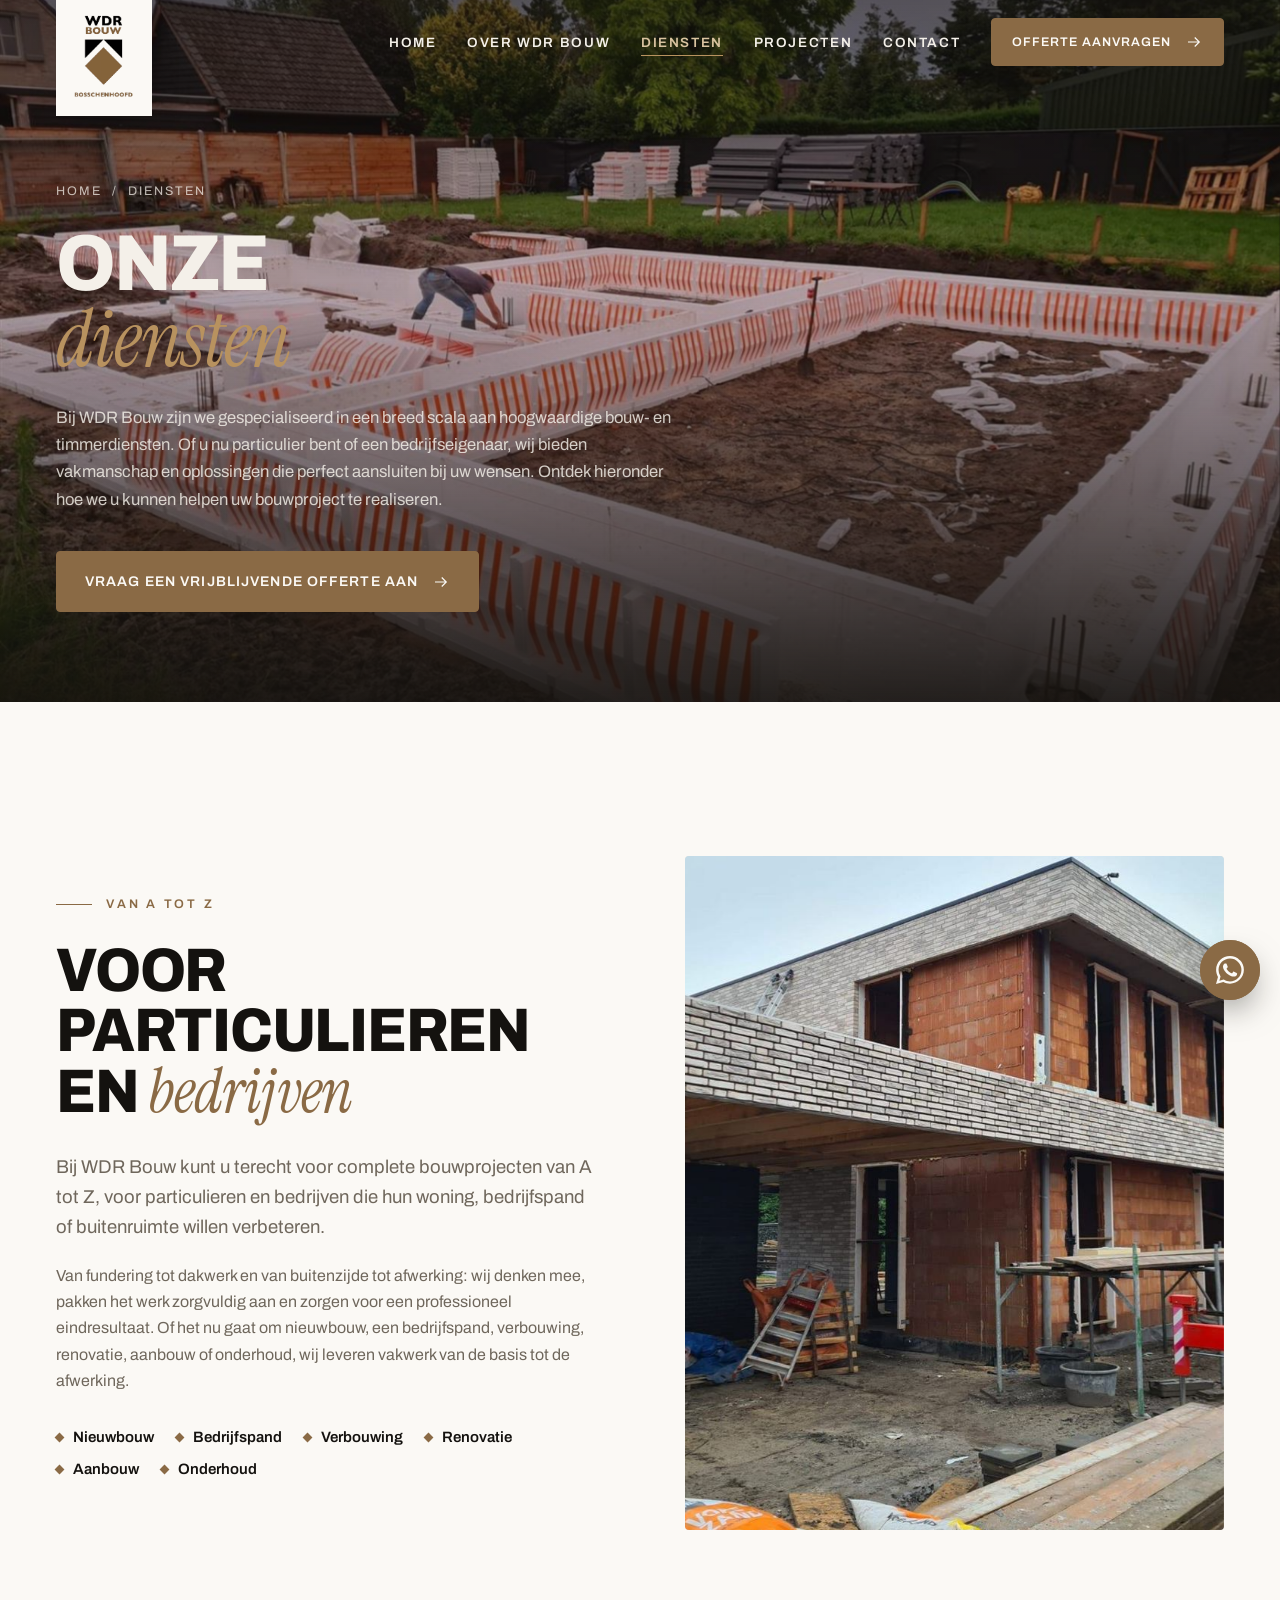
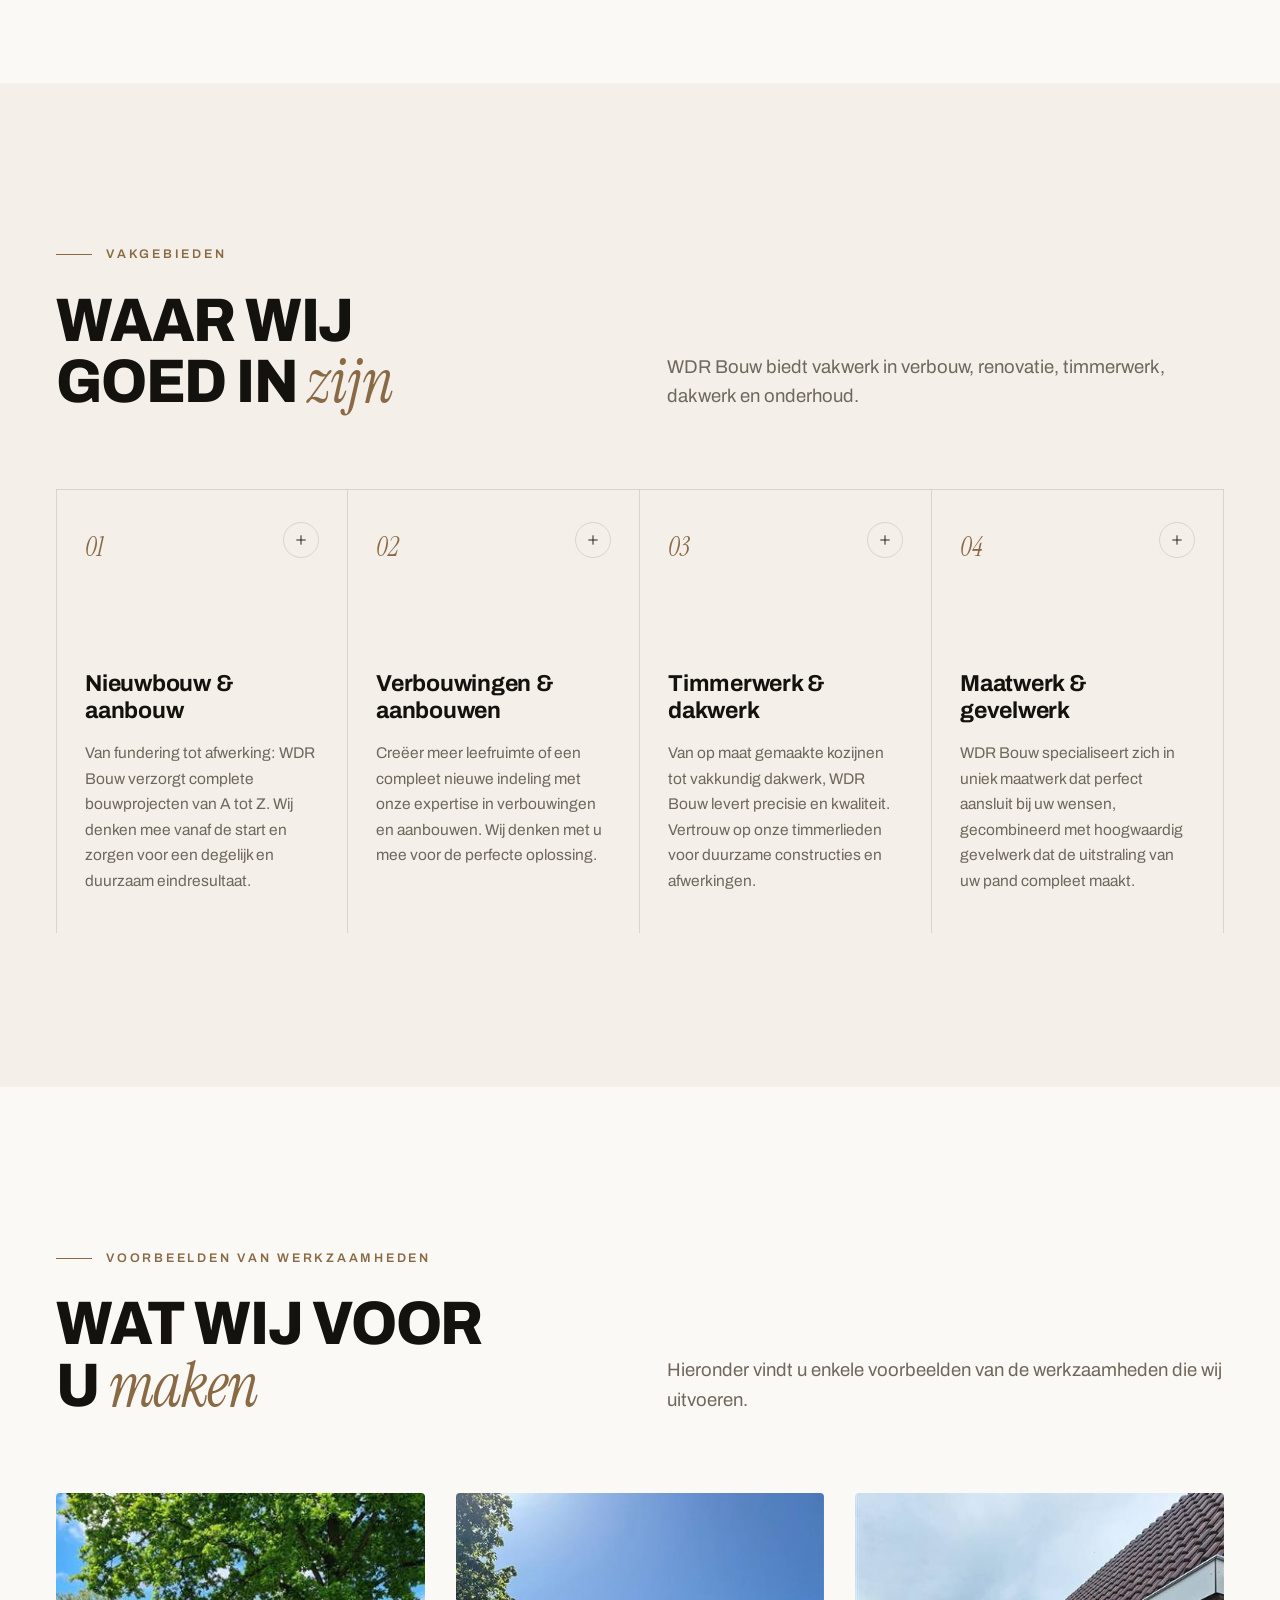
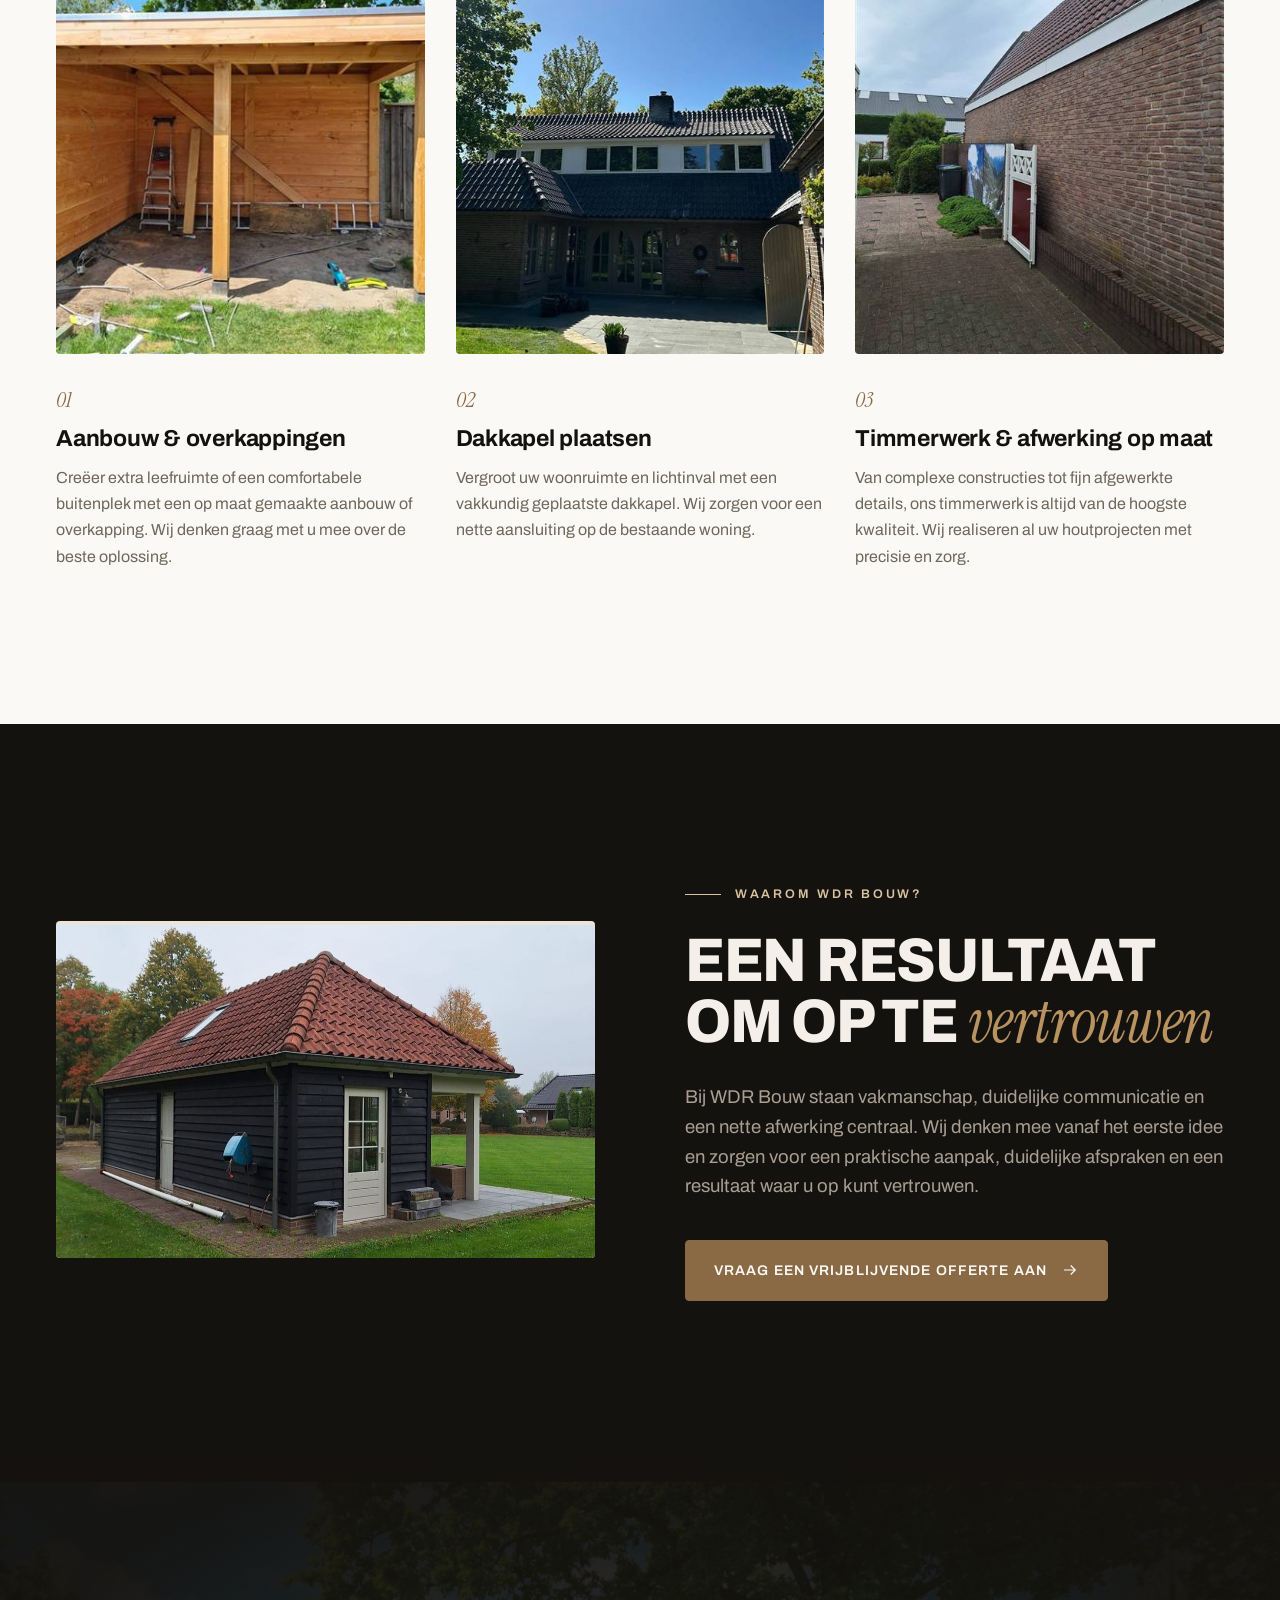
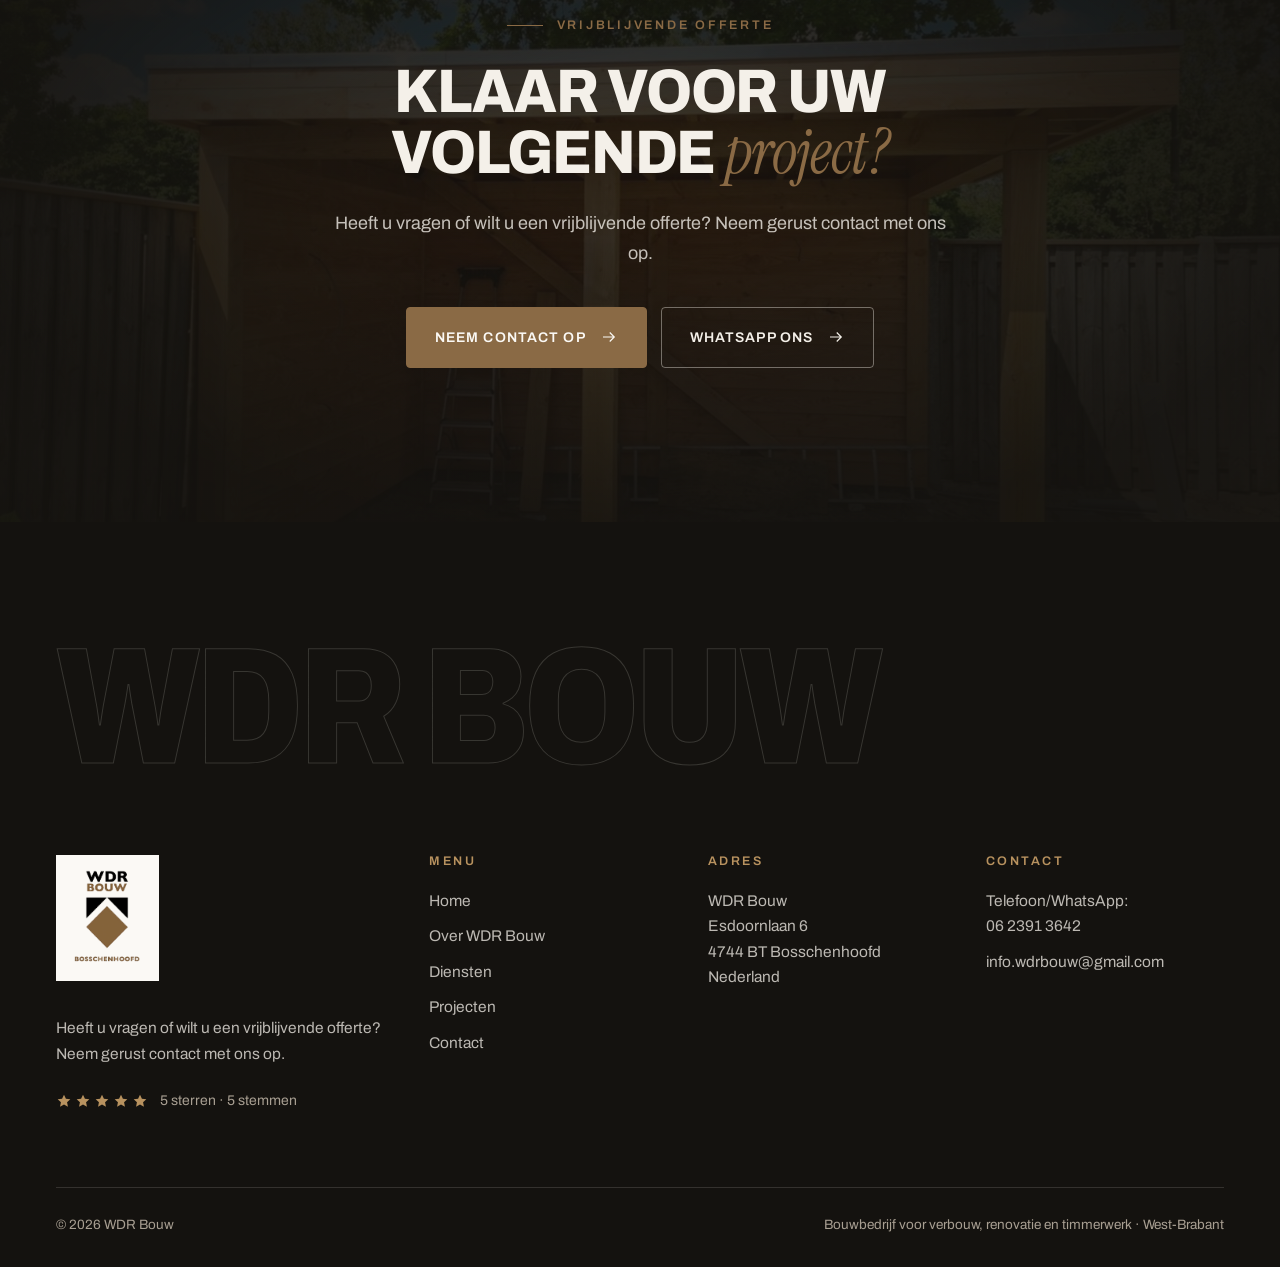
<file: diensten/index.html>
<!doctype html>
<html lang="nl">
<head>
<meta charset="utf-8">
<meta name="viewport" content="width=device-width, initial-scale=1, viewport-fit=cover">
<title>Diensten | WDR Bouw – Nieuwbouw, verbouw, aanbouw, dakkapellen en timmerwerk</title>
<meta name="description" content="Complete bouwprojecten van A tot Z voor particulieren en bedrijven: nieuwbouw, bedrijfspanden, verbouwingen, renovatie, aanbouw, dakkapellen, timmerwerk en onderhoud.">
<link rel="canonical" href="https://www.wdrbouw.nl/diensten/">
<meta name="theme-color" content="#14120f">
<meta property="og:type" content="website">
<meta property="og:locale" content="nl_NL">
<meta property="og:site_name" content="WDR Bouw">
<meta property="og:title" content="Diensten | WDR Bouw – Nieuwbouw, verbouw, aanbouw, dakkapellen en timmerwerk">
<meta property="og:description" content="Complete bouwprojecten van A tot Z voor particulieren en bedrijven: nieuwbouw, bedrijfspanden, verbouwingen, renovatie, aanbouw, dakkapellen, timmerwerk en onderhoud.">
<meta property="og:url" content="https://www.wdrbouw.nl/diensten/">
<meta property="og:image" content="https://www.wdrbouw.nl/img/foto/diensten-intro.jpg">
<link rel="icon" type="image/png" href="/img/favicon.png">
<link rel="apple-touch-icon" href="/img/apple-touch-icon.png">
<link rel="preload" href="/fonts/Archivo-normal.woff2" as="font" type="font/woff2" crossorigin>
<link rel="stylesheet" href="/css/style.css">
<script>document.documentElement.classList.add("js")</script>
</head>
<body>
<a class="skip-link" href="#main">Ga direct naar de hoofdinhoud</a>
<div class="curtain" aria-hidden="true"></div>

<header class="header">
  <div class="wrap header__inner">
    <a class="logo" href="/" aria-label="WDR Bouw — naar de homepage">
      <img src="/img/logo-wdr-bouw.png" alt="WDR Bouw Bosschenhoofd" width="338" height="481">
    </a>
    <nav class="nav" aria-label="Hoofdmenu">
      <ul class="nav__list"><li><a class="nav__link" href="/">Home</a></li><li><a class="nav__link" href="/over-wdr-bouw/">Over WDR Bouw</a></li><li><a class="nav__link" href="/diensten/" aria-current="page">Diensten</a></li><li><a class="nav__link" href="/projecten/">Projecten</a></li><li><a class="nav__link" href="/contact/">Contact</a></li></ul>
      <a class="btn" href="/contact/">Offerte aanvragen <svg class="arrow" viewBox="0 0 24 24" fill="none" stroke="currentColor" stroke-width="1.6" aria-hidden="true"><path d="M4 12h15M13 6l6 6-6 6"/></svg></a>
      <button class="burger" type="button" aria-label="Menu" aria-expanded="false" aria-controls="mobile-menu"><span></span><span></span></button>
    </nav>
  </div>
</header>

<div class="mobile-menu" id="mobile-menu" aria-hidden="true">
  <ul><li><a class="big" href="/">Home<small>01</small></a></li><li><a class="big" href="/over-wdr-bouw/">Over WDR Bouw<small>02</small></a></li><li><a class="big" href="/diensten/">Diensten<small>03</small></a></li><li><a class="big" href="/projecten/">Projecten<small>04</small></a></li><li><a class="big" href="/contact/">Contact<small>05</small></a></li></ul>
  <div class="mobile-menu__contact">
    <a href="tel:+31623913642">06 2391 3642</a>
    <a href="mailto:info.wdrbouw@gmail.com">info.wdrbouw@gmail.com</a>
    <span>Esdoornlaan 6, 4744 BT Bosschenhoofd</span>
  </div>
</div>

<main id="main">


<section class="page-hero">
  <div class="page-hero__img" data-parallax="0.18" style="background-image:url('/img/foto/diensten-aanbouw.jpg')"></div>
  <div class="wrap page-hero__content">
    <div class="breadcrumb" data-reveal="fade"><a href="/">Home</a><span>/</span><span>Diensten</span></div>
    <h1 class="display split-lines"><span class="line"><span>Onze</span></span><span class="line"><span><span class="serif accent">diensten</span></span></span></h1>
    <p data-reveal style="--d:.35s">Bij WDR Bouw zijn we gespecialiseerd in een breed scala aan hoogwaardige bouw- en timmerdiensten. Of u nu particulier bent of een bedrijfseigenaar, wij bieden vakmanschap en oplossingen die perfect aansluiten bij uw wensen. Ontdek hieronder hoe we u kunnen helpen uw bouwproject te realiseren.</p>
    <div class="btn-row" data-reveal style="--d:.45s"><a class="btn" href="/contact/">Vraag een vrijblijvende offerte aan <svg class="arrow" viewBox="0 0 24 24" fill="none" stroke="currentColor" stroke-width="1.6" aria-hidden="true"><path d="M4 12h15M13 6l6 6-6 6"/></svg></a></div>
  </div>
</section>

<section class="section">
  <div class="wrap split">
    <div>
      <span class="eyebrow" data-reveal>Van A tot Z</span>
      <h2 class="h2 split-lines"><span class="line"><span>Voor particulieren</span></span><span class="line"><span>en <span class="serif accent">bedrijven</span></span></span></h2>
      <p class="lead" data-reveal style="--d:.2s">Bij WDR Bouw kunt u terecht voor complete bouwprojecten van A tot Z, voor particulieren en bedrijven die hun woning, bedrijfspand of buitenruimte willen verbeteren.</p>
      <p class="muted" data-reveal style="--d:.25s">Van fundering tot dakwerk en van buitenzijde tot afwerking: wij denken mee, pakken het werk zorgvuldig aan en zorgen voor een professioneel eindresultaat. Of het nu gaat om nieuwbouw, een bedrijfspand, verbouwing, renovatie, aanbouw of onderhoud, wij leveren vakwerk van de basis tot de afwerking.</p>
      <ul class="tags" data-reveal style="--d:.3s"><li>Nieuwbouw</li><li>Bedrijfspand</li><li>Verbouwing</li><li>Renovatie</li><li>Aanbouw</li><li>Onderhoud</li></ul>
    </div>
    <div class="frame frame--tall" data-reveal="img"><img data-parallax="0.08" src="/img/foto/diensten-waarom.jpg" alt="Verbouwing van een woning in uitvoering" loading="lazy"></div>
  </div>
</section>

<section class="section section--stone">
  <div class="wrap">
    <div class="section-head">
      <div>
        <span class="eyebrow" data-reveal>Vakgebieden</span>
        <h2 class="h2 split-lines"><span class="line"><span>Waar wij</span></span><span class="line"><span>goed in <span class="serif accent">zijn</span></span></span></h2>
      </div>
      <p class="lead" data-reveal style="--d:.2s">WDR Bouw biedt vakwerk in verbouw, renovatie, timmerwerk, dakwerk en onderhoud.</p>
    </div>
    <div class="services">
      <article class="service" data-reveal style="--d:0s">
        <div class="service__bg" style="background-image:url('/img/thumb/diensten-aanbouw.jpg')"></div>
        <span class="service__num">01</span>
        <span class="service__plus"><svg viewBox="0 0 24 24" fill="none" stroke="currentColor" stroke-width="1.6" aria-hidden="true"><path d="M12 4v16M4 12h16"/></svg></span>
        <h3 class="h3">Nieuwbouw &amp; aanbouw</h3>
        <p>Van fundering tot afwerking: WDR Bouw verzorgt complete bouwprojecten van A tot Z. Wij denken mee vanaf de start en zorgen voor een degelijk en duurzaam eindresultaat.</p>
      </article>
      <article class="service" data-reveal style="--d:0.08s">
        <div class="service__bg" style="background-image:url('/img/thumb/diensten-waarom.jpg')"></div>
        <span class="service__num">02</span>
        <span class="service__plus"><svg viewBox="0 0 24 24" fill="none" stroke="currentColor" stroke-width="1.6" aria-hidden="true"><path d="M12 4v16M4 12h16"/></svg></span>
        <h3 class="h3">Verbouwingen &amp; aanbouwen</h3>
        <p>Creëer meer leefruimte of een compleet nieuwe indeling met onze expertise in verbouwingen en aanbouwen. Wij denken met u mee voor de perfecte oplossing.</p>
      </article>
      <article class="service" data-reveal style="--d:0.16s">
        <div class="service__bg" style="background-image:url('/img/thumb/galerij-22.jpg')"></div>
        <span class="service__num">03</span>
        <span class="service__plus"><svg viewBox="0 0 24 24" fill="none" stroke="currentColor" stroke-width="1.6" aria-hidden="true"><path d="M12 4v16M4 12h16"/></svg></span>
        <h3 class="h3">Timmerwerk &amp; dakwerk</h3>
        <p>Van op maat gemaakte kozijnen tot vakkundig dakwerk, WDR Bouw levert precisie en kwaliteit. Vertrouw op onze timmerlieden voor duurzame constructies en afwerkingen.</p>
      </article>
      <article class="service" data-reveal style="--d:0.24s">
        <div class="service__bg" style="background-image:url('/img/thumb/galerij-29.jpg')"></div>
        <span class="service__num">04</span>
        <span class="service__plus"><svg viewBox="0 0 24 24" fill="none" stroke="currentColor" stroke-width="1.6" aria-hidden="true"><path d="M12 4v16M4 12h16"/></svg></span>
        <h3 class="h3">Maatwerk &amp; gevelwerk</h3>
        <p>WDR Bouw specialiseert zich in uniek maatwerk dat perfect aansluit bij uw wensen, gecombineerd met hoogwaardig gevelwerk dat de uitstraling van uw pand compleet maakt.</p>
      </article>
    </div>
  </div>
</section>

<section class="section">
  <div class="wrap">
    <div class="section-head">
      <div>
        <span class="eyebrow" data-reveal>Voorbeelden van werkzaamheden</span>
        <h2 class="h2 split-lines"><span class="line"><span>Wat wij voor</span></span><span class="line"><span>u <span class="serif accent">maken</span></span></span></h2>
      </div>
      <p class="lead" data-reveal style="--d:.2s">Hieronder vindt u enkele voorbeelden van de werkzaamheden die wij uitvoeren.</p>
    </div>
    <div class="examples">
      
      <article class="example" data-reveal style="--d:0s">
        <a class="frame" href="/img/foto/diensten-intro.jpg" data-lightbox="diensten"><img src="/img/thumb/diensten-intro.jpg" alt="Aanbouw en overkappingen" loading="lazy"></a>
        <span class="example__num">01</span>
        <h3 class="h3">Aanbouw &amp; overkappingen</h3>
        <p>Creëer extra leefruimte of een comfortabele buitenplek met een op maat gemaakte aanbouw of overkapping. Wij denken graag met u mee over de beste oplossing.</p>
      </article>
      <article class="example" data-reveal style="--d:0.1s">
        <a class="frame" href="/img/foto/diensten-dakkapel.jpg" data-lightbox="diensten"><img src="/img/thumb/diensten-dakkapel.jpg" alt="Dakkapel plaatsen" loading="lazy"></a>
        <span class="example__num">02</span>
        <h3 class="h3">Dakkapel plaatsen</h3>
        <p>Vergroot uw woonruimte en lichtinval met een vakkundig geplaatste dakkapel. Wij zorgen voor een nette aansluiting op de bestaande woning.</p>
      </article>
      <article class="example" data-reveal style="--d:0.2s">
        <a class="frame" href="/img/foto/diensten-timmerwerk.jpg" data-lightbox="diensten"><img src="/img/thumb/diensten-timmerwerk.jpg" alt="Timmerwerk en afwerking op maat" loading="lazy"></a>
        <span class="example__num">03</span>
        <h3 class="h3">Timmerwerk &amp; afwerking op maat</h3>
        <p>Van complexe constructies tot fijn afgewerkte details, ons timmerwerk is altijd van de hoogste kwaliteit. Wij realiseren al uw houtprojecten met precisie en zorg.</p>
      </article>
    </div>
  </div>
</section>

<section class="section section--dark">
  <div class="wrap split">
    <div class="frame frame--wide" data-reveal="img"><img data-parallax="0.08" src="/img/foto/galerij-32.jpg" alt="Afgerond houten bijgebouw" loading="lazy"></div>
    <div>
      <span class="eyebrow" data-reveal>Waarom WDR Bouw?</span>
      <h2 class="h2 split-lines"><span class="line"><span>Een resultaat</span></span><span class="line"><span>om op te <span class="serif accent">vertrouwen</span></span></span></h2>
      <p class="lead" data-reveal style="--d:.2s">Bij WDR Bouw staan vakmanschap, duidelijke communicatie en een nette afwerking centraal. Wij denken mee vanaf het eerste idee en zorgen voor een praktische aanpak, duidelijke afspraken en een resultaat waar u op kunt vertrouwen.</p>
      <div class="btn-row" data-reveal style="--d:.3s"><a class="btn" href="/contact/">Vraag een vrijblijvende offerte aan <svg class="arrow" viewBox="0 0 24 24" fill="none" stroke="currentColor" stroke-width="1.6" aria-hidden="true"><path d="M4 12h15M13 6l6 6-6 6"/></svg></a></div>
    </div>
  </div>
</section>


<section class="cta">
  <div class="cta__bg" data-parallax="0.15" style="background-image:url('/img/foto/diensten-intro.jpg')"></div>
  <div class="wrap">
    <span class="eyebrow" data-reveal>Vrijblijvende offerte</span>
    <h2 class="h2 split-lines"><span class="line"><span>Klaar voor uw</span></span><span class="line"><span>volgende <span class="serif accent">project?</span></span></span></h2>
    <p data-reveal style="--d:.2s">Heeft u vragen of wilt u een vrijblijvende offerte? Neem gerust contact met ons op.</p>
    <div class="btn-row" data-reveal style="--d:.3s">
      <a class="btn" href="/contact/">Neem contact op <svg class="arrow" viewBox="0 0 24 24" fill="none" stroke="currentColor" stroke-width="1.6" aria-hidden="true"><path d="M4 12h15M13 6l6 6-6 6"/></svg></a>
      <a class="btn btn--ghost" href="https://wa.me/31623913642" target="_blank" rel="noopener">WhatsApp ons <svg class="arrow" viewBox="0 0 24 24" fill="none" stroke="currentColor" stroke-width="1.6" aria-hidden="true"><path d="M4 12h15M13 6l6 6-6 6"/></svg></a>
    </div>
  </div>
</section>

</main>

<footer class="footer">
  <div class="wrap">
    <p class="footer__big" aria-hidden="true">WDR Bouw</p>
    <div class="footer__grid">
      <div>
        <a class="footer__logo" href="/"><img src="/img/logo-wdr-bouw.png" alt="WDR Bouw Bosschenhoofd" width="338" height="481" loading="lazy"></a>
        <p>Heeft u vragen of wilt u een vrijblijvende offerte?<br>Neem gerust contact met ons op.</p>
        <div class="footer__rating"><span class="stars" aria-label="5 van 5 sterren"><svg viewBox="0 0 24 24" fill="currentColor" aria-hidden="true"><path d="m12 2.5 2.9 6 6.6.8-4.9 4.6 1.3 6.6L12 17.3l-5.9 3.2 1.3-6.6L2.5 9.3l6.6-.8z"/></svg><svg viewBox="0 0 24 24" fill="currentColor" aria-hidden="true"><path d="m12 2.5 2.9 6 6.6.8-4.9 4.6 1.3 6.6L12 17.3l-5.9 3.2 1.3-6.6L2.5 9.3l6.6-.8z"/></svg><svg viewBox="0 0 24 24" fill="currentColor" aria-hidden="true"><path d="m12 2.5 2.9 6 6.6.8-4.9 4.6 1.3 6.6L12 17.3l-5.9 3.2 1.3-6.6L2.5 9.3l6.6-.8z"/></svg><svg viewBox="0 0 24 24" fill="currentColor" aria-hidden="true"><path d="m12 2.5 2.9 6 6.6.8-4.9 4.6 1.3 6.6L12 17.3l-5.9 3.2 1.3-6.6L2.5 9.3l6.6-.8z"/></svg><svg viewBox="0 0 24 24" fill="currentColor" aria-hidden="true"><path d="m12 2.5 2.9 6 6.6.8-4.9 4.6 1.3 6.6L12 17.3l-5.9 3.2 1.3-6.6L2.5 9.3l6.6-.8z"/></svg></span> 5 sterren · 5 stemmen</div>
      </div>
      <div>
        <h3>Menu</h3>
        <ul><li><a href="/">Home</a></li><li><a href="/over-wdr-bouw/">Over WDR Bouw</a></li><li><a href="/diensten/">Diensten</a></li><li><a href="/projecten/">Projecten</a></li><li><a href="/contact/">Contact</a></li></ul>
      </div>
      <div>
        <h3>Adres</h3>
        <p>WDR Bouw<br>Esdoornlaan 6<br>4744 BT Bosschenhoofd<br>Nederland</p>
      </div>
      <div>
        <h3>Contact</h3>
        <ul>
          <li><a href="tel:+31623913642">Telefoon/WhatsApp:<br>06 2391 3642</a></li>
          <li><a href="mailto:info.wdrbouw@gmail.com">info.wdrbouw@gmail.com</a></li>
        </ul>
      </div>
    </div>
    <div class="footer__bottom">
      <span>© <span data-year>2026</span> WDR Bouw</span>
      <span>Bouwbedrijf voor verbouw, renovatie en timmerwerk · West-Brabant</span>
    </div>
  </div>
</footer>

<a class="wa-float" href="https://wa.me/31623913642" target="_blank" rel="noopener" aria-label="Stuur een WhatsApp-bericht"><svg viewBox="0 0 24 24" fill="currentColor" aria-hidden="true"><path d="M17.5 14.4c-.3-.1-1.8-.9-2-1-.3-.1-.5-.1-.7.1-.2.3-.8 1-.9 1.2-.2.2-.3.2-.6.1-.3-.1-1.3-.5-2.4-1.5-.9-.8-1.5-1.8-1.7-2.1-.2-.3 0-.5.1-.6l.4-.5c.2-.2.2-.3.3-.5.1-.2 0-.4 0-.5l-.9-2.2c-.2-.6-.5-.5-.7-.5h-.6c-.2 0-.5.1-.8.4-.3.3-1 1-1 2.5s1.1 2.9 1.2 3.1c.1.2 2.1 3.2 5.1 4.5.7.3 1.3.5 1.7.6.7.2 1.4.2 1.9.1.6-.1 1.8-.7 2-1.4.2-.7.2-1.3.2-1.4-.1-.1-.3-.2-.6-.3M12 21.8c-1.8 0-3.5-.5-5-1.4l-.4-.2-3.7 1 1-3.6-.2-.4A9.8 9.8 0 0 1 2.2 12C2.2 6.6 6.6 2.2 12 2.2c2.6 0 5.1 1 6.9 2.9a9.7 9.7 0 0 1 2.9 6.9c0 5.4-4.4 9.8-9.8 9.8m8.4-18.2A11.8 11.8 0 0 0 12 .1C5.4.1.1 5.4.1 12c0 2.1.6 4.1 1.6 5.9L0 24l6.3-1.7c1.7.9 3.7 1.4 5.7 1.4 6.5 0 11.9-5.3 11.9-11.9 0-3.2-1.2-6.2-3.5-8.4"/></svg></a>

<div class="lightbox" role="dialog" aria-modal="true" aria-label="Foto vergroot" aria-hidden="true">
  <img alt="">
  <button class="lightbox__btn lightbox__close" type="button" aria-label="Sluiten"><svg viewBox="0 0 24 24" fill="none" stroke="currentColor" stroke-width="1.6"><path d="M6 6l12 12M18 6 6 18"/></svg></button>
  <button class="lightbox__btn lightbox__prev" type="button" aria-label="Vorige foto"><svg viewBox="0 0 24 24" fill="none" stroke="currentColor" stroke-width="1.6"><path d="m15 5-7 7 7 7"/></svg></button>
  <button class="lightbox__btn lightbox__next" type="button" aria-label="Volgende foto"><svg viewBox="0 0 24 24" fill="none" stroke="currentColor" stroke-width="1.6"><path d="m9 5 7 7-7 7"/></svg></button>
  <div class="lightbox__count"></div>
</div>

<script src="/js/main.js" defer></script>
</body>
</html>
</file>
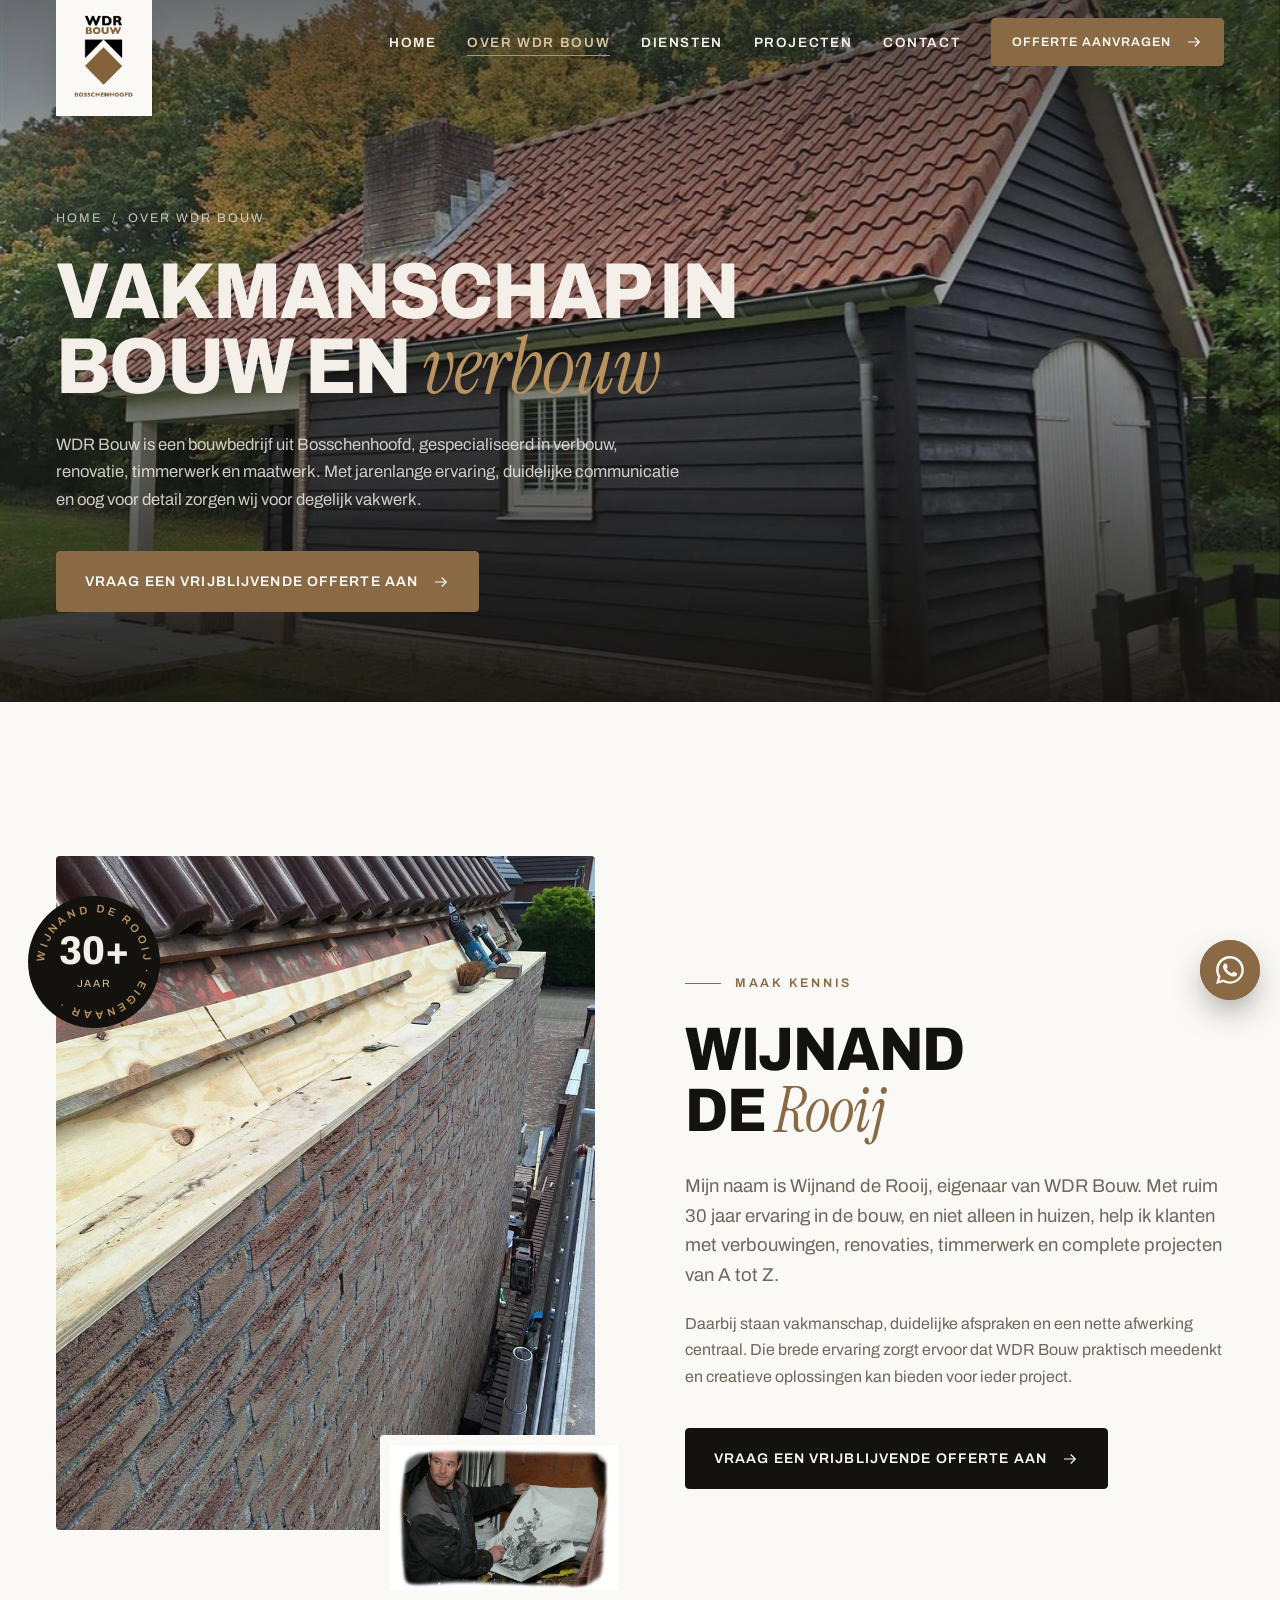
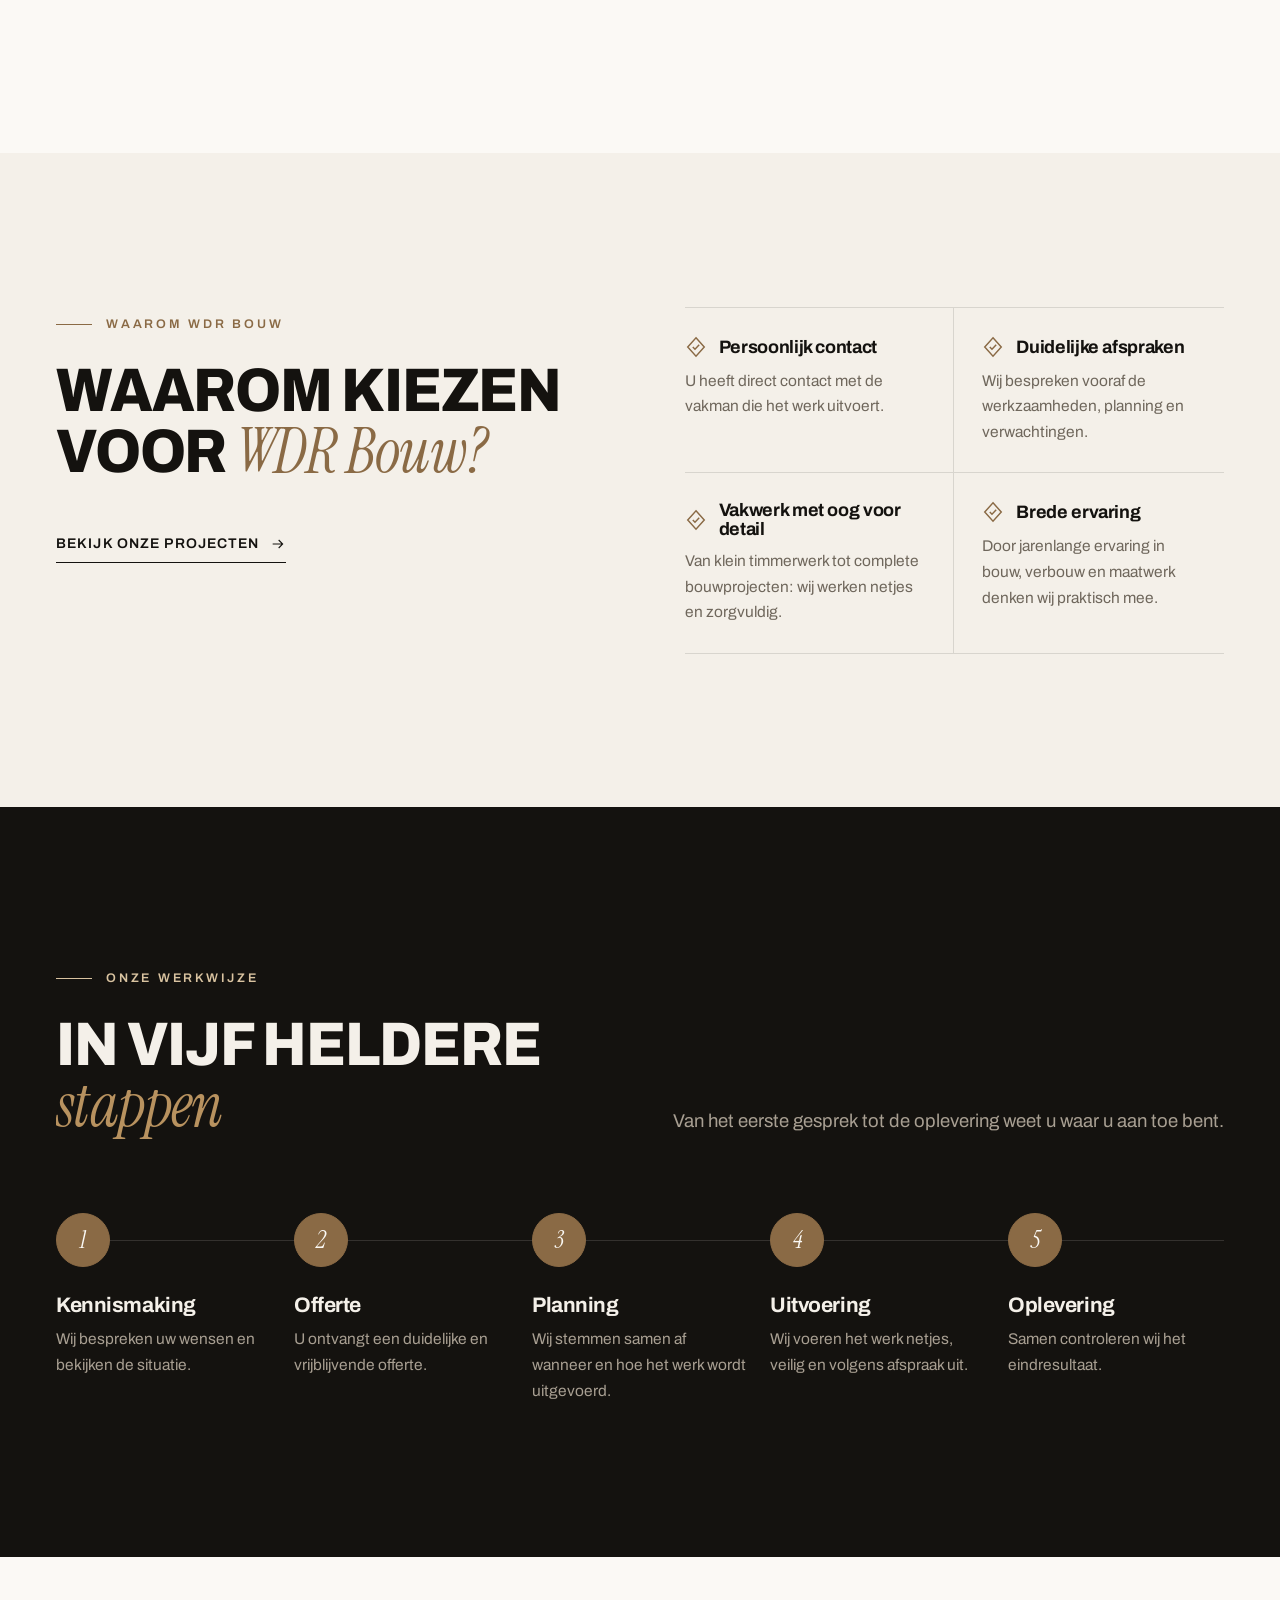
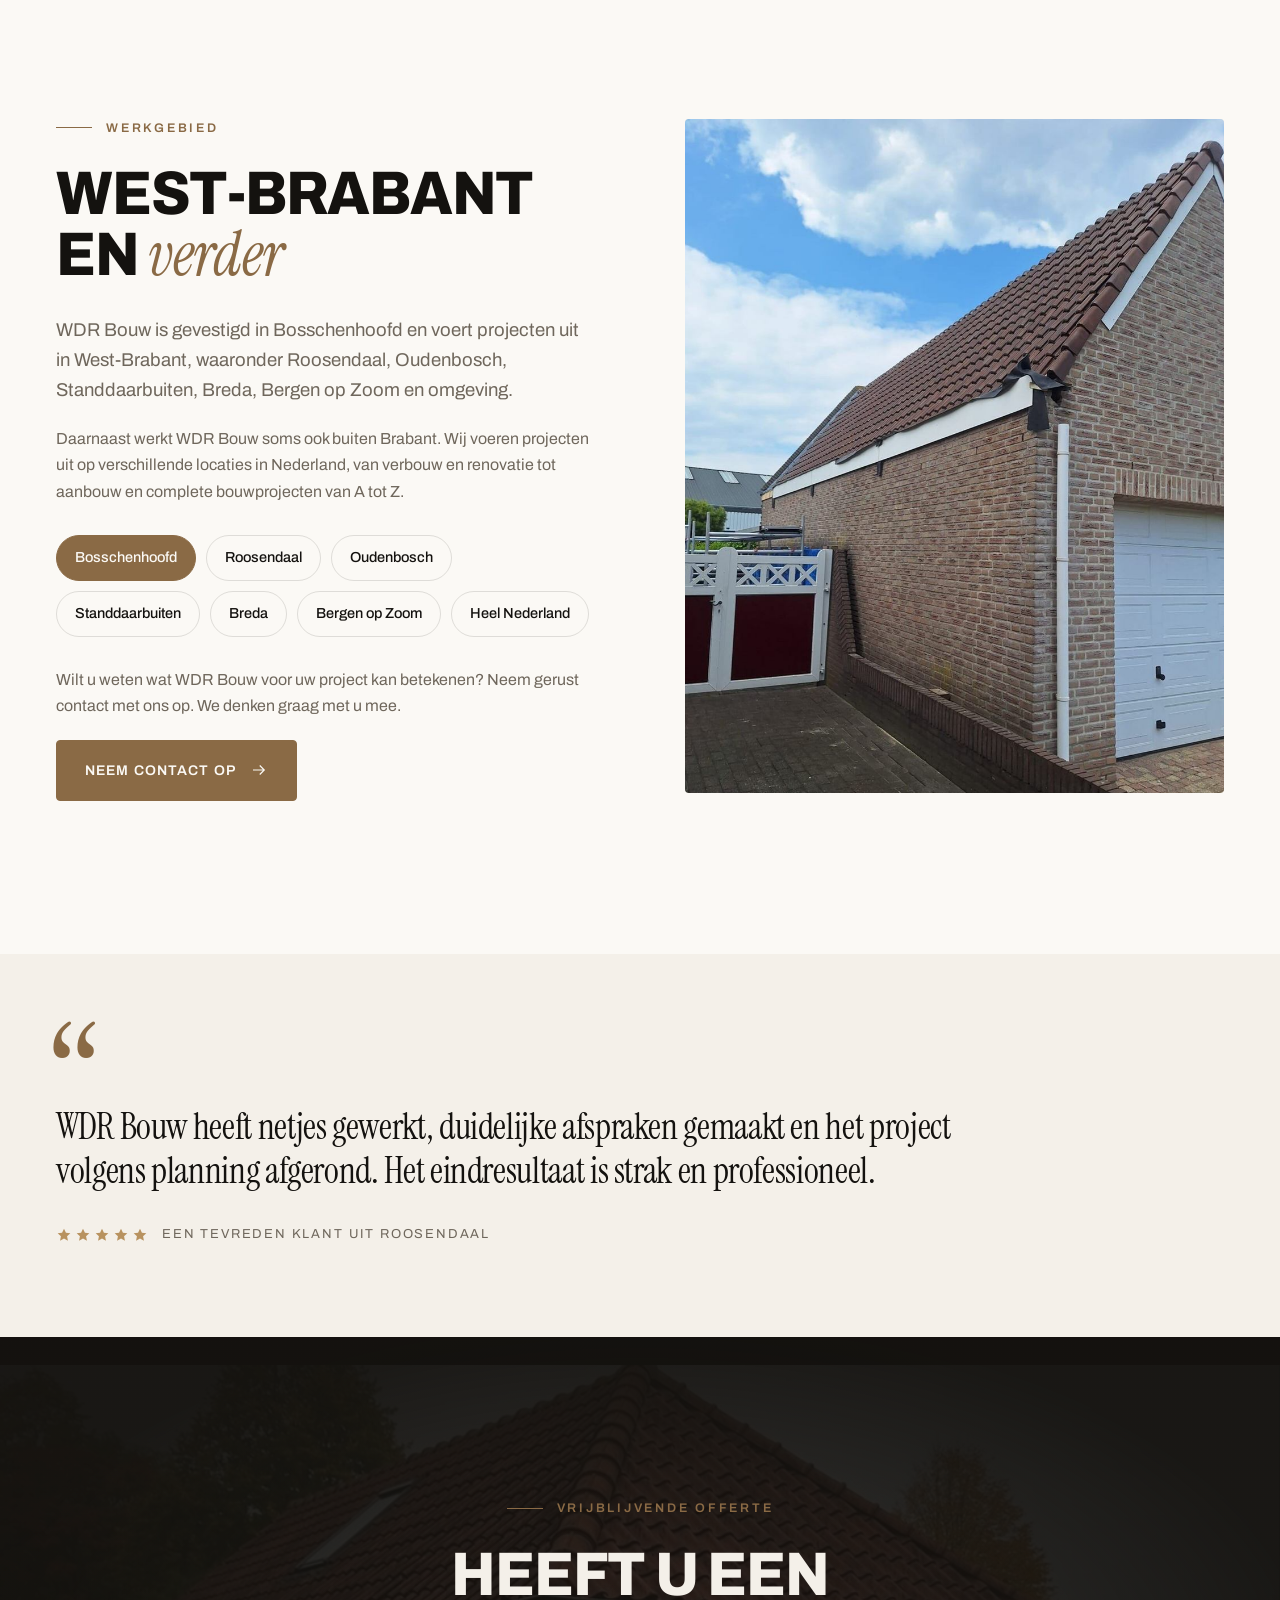
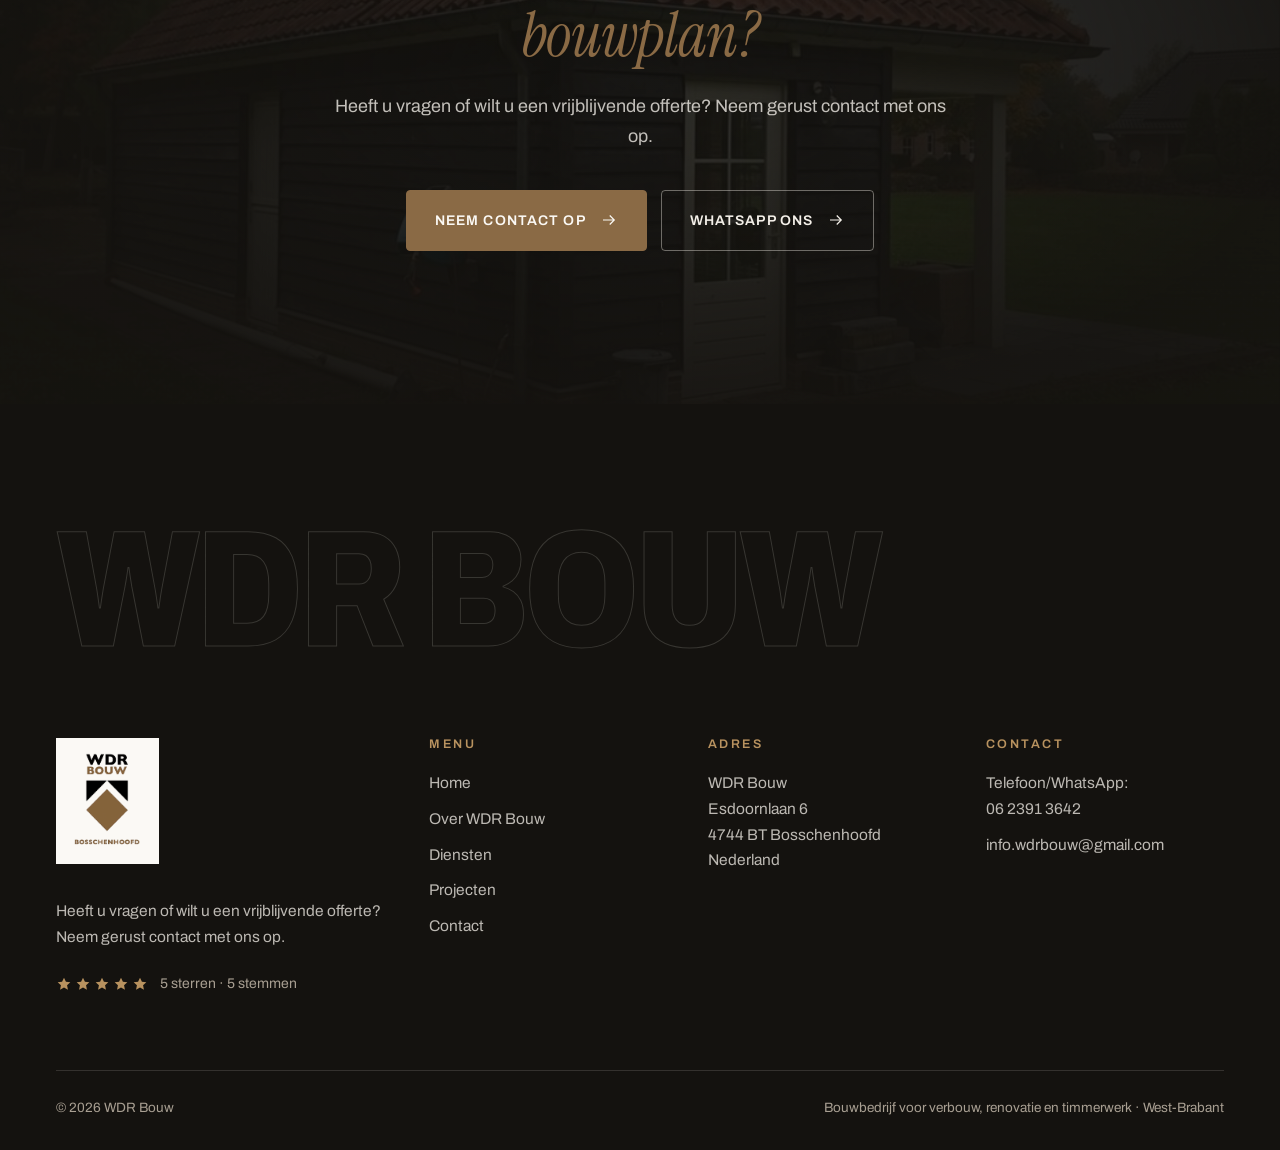
<file: over-wdr-bouw/index.html>
<!doctype html>
<html lang="nl">
<head>
<meta charset="utf-8">
<meta name="viewport" content="width=device-width, initial-scale=1, viewport-fit=cover">
<title>Over WDR Bouw | Vakmanschap in bouw en verbouw – Bosschenhoofd</title>
<meta name="description" content="WDR Bouw is een bouwbedrijf uit Bosschenhoofd, gespecialiseerd in verbouw, renovatie, timmerwerk en maatwerk. Maak kennis met eigenaar Wijnand de Rooij.">
<link rel="canonical" href="https://www.wdrbouw.nl/over-wdr-bouw/">
<meta name="theme-color" content="#14120f">
<meta property="og:type" content="website">
<meta property="og:locale" content="nl_NL">
<meta property="og:site_name" content="WDR Bouw">
<meta property="og:title" content="Over WDR Bouw | Vakmanschap in bouw en verbouw – Bosschenhoofd">
<meta property="og:description" content="WDR Bouw is een bouwbedrijf uit Bosschenhoofd, gespecialiseerd in verbouw, renovatie, timmerwerk en maatwerk. Maak kennis met eigenaar Wijnand de Rooij.">
<meta property="og:url" content="https://www.wdrbouw.nl/over-wdr-bouw/">
<meta property="og:image" content="https://www.wdrbouw.nl/img/foto/galerij-31.jpg">
<link rel="icon" type="image/png" href="/img/favicon.png">
<link rel="apple-touch-icon" href="/img/apple-touch-icon.png">
<link rel="preload" href="/fonts/Archivo-normal.woff2" as="font" type="font/woff2" crossorigin>
<link rel="stylesheet" href="/css/style.css">
<script>document.documentElement.classList.add("js")</script>
</head>
<body>
<a class="skip-link" href="#main">Ga direct naar de hoofdinhoud</a>
<div class="curtain" aria-hidden="true"></div>

<header class="header">
  <div class="wrap header__inner">
    <a class="logo" href="/" aria-label="WDR Bouw — naar de homepage">
      <img src="/img/logo-wdr-bouw.png" alt="WDR Bouw Bosschenhoofd" width="338" height="481">
    </a>
    <nav class="nav" aria-label="Hoofdmenu">
      <ul class="nav__list"><li><a class="nav__link" href="/">Home</a></li><li><a class="nav__link" href="/over-wdr-bouw/" aria-current="page">Over WDR Bouw</a></li><li><a class="nav__link" href="/diensten/">Diensten</a></li><li><a class="nav__link" href="/projecten/">Projecten</a></li><li><a class="nav__link" href="/contact/">Contact</a></li></ul>
      <a class="btn" href="/contact/">Offerte aanvragen <svg class="arrow" viewBox="0 0 24 24" fill="none" stroke="currentColor" stroke-width="1.6" aria-hidden="true"><path d="M4 12h15M13 6l6 6-6 6"/></svg></a>
      <button class="burger" type="button" aria-label="Menu" aria-expanded="false" aria-controls="mobile-menu"><span></span><span></span></button>
    </nav>
  </div>
</header>

<div class="mobile-menu" id="mobile-menu" aria-hidden="true">
  <ul><li><a class="big" href="/">Home<small>01</small></a></li><li><a class="big" href="/over-wdr-bouw/">Over WDR Bouw<small>02</small></a></li><li><a class="big" href="/diensten/">Diensten<small>03</small></a></li><li><a class="big" href="/projecten/">Projecten<small>04</small></a></li><li><a class="big" href="/contact/">Contact<small>05</small></a></li></ul>
  <div class="mobile-menu__contact">
    <a href="tel:+31623913642">06 2391 3642</a>
    <a href="mailto:info.wdrbouw@gmail.com">info.wdrbouw@gmail.com</a>
    <span>Esdoornlaan 6, 4744 BT Bosschenhoofd</span>
  </div>
</div>

<main id="main">


<section class="page-hero">
  <div class="page-hero__img" data-parallax="0.18" style="background-image:url('/img/foto/galerij-31.jpg')"></div>
  <div class="wrap page-hero__content">
    <div class="breadcrumb" data-reveal="fade"><a href="/">Home</a><span>/</span><span>Over WDR Bouw</span></div>
    <h1 class="display split-lines"><span class="line"><span>Vakmanschap in</span></span><span class="line"><span>bouw en <span class="serif accent">verbouw</span></span></span></h1>
    <p data-reveal style="--d:.35s">WDR Bouw is een bouwbedrijf uit Bosschenhoofd, gespecialiseerd in verbouw, renovatie, timmerwerk en maatwerk. Met jarenlange ervaring, duidelijke communicatie en oog voor detail zorgen wij voor degelijk vakwerk.</p>
    <div class="btn-row" data-reveal style="--d:.45s"><a class="btn" href="/contact/">Vraag een vrijblijvende offerte aan <svg class="arrow" viewBox="0 0 24 24" fill="none" stroke="currentColor" stroke-width="1.6" aria-hidden="true"><path d="M4 12h15M13 6l6 6-6 6"/></svg></a></div>
  </div>
</section>

<section class="section">
  <div class="wrap split">
    <div class="frame-stack" data-reveal="fade">
      <div class="badge-round" aria-hidden="true" data-reveal="pop" style="--d:1s">
        <svg viewBox="0 0 100 100"><defs><path id="c" d="M50 50m-41 0a41 41 0 1 1 82 0a41 41 0 1 1-82 0"/></defs><text><textPath href="#c">Wijnand de Rooij · Eigenaar · </textPath></text></svg>
        <div><strong>30+</strong><span>jaar</span></div>
      </div>
      <div class="frame frame--tall" data-reveal="img"><img data-parallax="0.08" src="/img/foto/galerij-27.jpg" alt="Dakwerk en timmerwerk door WDR Bouw" loading="lazy"></div>
      <div class="frame frame--small" data-reveal="img" style="--d:.25s; aspect-ratio:400/266; background:#fff"><img src="/img/foto/over-1.jpg" alt="Wijnand de Rooij, eigenaar van WDR Bouw" loading="lazy" style="object-fit:contain"></div>
    </div>
    <div>
      <span class="eyebrow" data-reveal>Maak kennis</span>
      <h2 class="h2 split-lines"><span class="line"><span>Wijnand</span></span><span class="line"><span>de <span class="serif accent">Rooij</span></span></span></h2>
      <p class="lead" data-reveal style="--d:.2s">Mijn naam is Wijnand de Rooij, eigenaar van WDR Bouw. Met ruim 30 jaar ervaring in de bouw, en niet alleen in huizen, help ik klanten met verbouwingen, renovaties, timmerwerk en complete projecten van A tot Z.</p>
      <p class="muted" data-reveal style="--d:.25s">Daarbij staan vakmanschap, duidelijke afspraken en een nette afwerking centraal. Die brede ervaring zorgt ervoor dat WDR Bouw praktisch meedenkt en creatieve oplossingen kan bieden voor ieder project.</p>
      <div class="btn-row" data-reveal><a class="btn btn--dark" href="/contact/">Vraag een vrijblijvende offerte aan <svg class="arrow" viewBox="0 0 24 24" fill="none" stroke="currentColor" stroke-width="1.6" aria-hidden="true"><path d="M4 12h15M13 6l6 6-6 6"/></svg></a></div>
    </div>
  </div>
</section>

<section class="section section--stone">
  <div class="wrap split split--top">
    <div>
      <span class="eyebrow" data-reveal>Waarom WDR Bouw</span>
      <h2 class="h2 split-lines"><span class="line"><span>Waarom kiezen</span></span><span class="line"><span>voor <span class="serif accent">WDR Bouw?</span></span></span></h2>
      <div class="btn-row" data-reveal style="--d:.2s"><a class="link-line" href="/projecten/">Bekijk onze projecten <svg class="arrow" viewBox="0 0 24 24" fill="none" stroke="currentColor" stroke-width="1.6" aria-hidden="true"><path d="M4 12h15M13 6l6 6-6 6"/></svg></a></div>
    </div>
    <div class="usps" style="margin-top:0">
      <div class="usp" data-reveal><h3><svg viewBox="0 0 24 24" fill="none" stroke="currentColor" stroke-width="1.6" aria-hidden="true"><path d="M12 2 21 12 12 22 3 12z"/><path d="m8.5 12 2.4 2.4 4.6-4.8"/></svg>Persoonlijk contact</h3><p>U heeft direct contact met de vakman die het werk uitvoert.</p></div>
      <div class="usp" data-reveal style="--d:.08s"><h3><svg viewBox="0 0 24 24" fill="none" stroke="currentColor" stroke-width="1.6" aria-hidden="true"><path d="M12 2 21 12 12 22 3 12z"/><path d="m8.5 12 2.4 2.4 4.6-4.8"/></svg>Duidelijke afspraken</h3><p>Wij bespreken vooraf de werkzaamheden, planning en verwachtingen.</p></div>
      <div class="usp" data-reveal style="--d:.16s"><h3><svg viewBox="0 0 24 24" fill="none" stroke="currentColor" stroke-width="1.6" aria-hidden="true"><path d="M12 2 21 12 12 22 3 12z"/><path d="m8.5 12 2.4 2.4 4.6-4.8"/></svg>Vakwerk met oog voor detail</h3><p>Van klein timmerwerk tot complete bouwprojecten: wij werken netjes en zorgvuldig.</p></div>
      <div class="usp" data-reveal style="--d:.24s"><h3><svg viewBox="0 0 24 24" fill="none" stroke="currentColor" stroke-width="1.6" aria-hidden="true"><path d="M12 2 21 12 12 22 3 12z"/><path d="m8.5 12 2.4 2.4 4.6-4.8"/></svg>Brede ervaring</h3><p>Door jarenlange ervaring in bouw, verbouw en maatwerk denken wij praktisch mee.</p></div>
    </div>
  </div>
</section>

<section class="section section--dark">
  <div class="wrap">
    <div class="section-head">
      <div>
        <span class="eyebrow" data-reveal>Onze werkwijze</span>
        <h2 class="h2 split-lines"><span class="line"><span>In vijf heldere</span></span><span class="line"><span><span class="serif accent">stappen</span></span></span></h2>
      </div>
      <p class="lead" data-reveal style="--d:.2s">Van het eerste gesprek tot de oplevering weet u waar u aan toe bent.</p>
    </div>
    <div class="steps">
      <div class="steps__line" aria-hidden="true"></div>
      
      <div class="step" data-reveal style="--d:0s"><div class="step__num">1</div><h3>Kennismaking</h3><p>Wij bespreken uw wensen en bekijken de situatie.</p></div>
      <div class="step" data-reveal style="--d:0.1s"><div class="step__num">2</div><h3>Offerte</h3><p>U ontvangt een duidelijke en vrijblijvende offerte.</p></div>
      <div class="step" data-reveal style="--d:0.2s"><div class="step__num">3</div><h3>Planning</h3><p>Wij stemmen samen af wanneer en hoe het werk wordt uitgevoerd.</p></div>
      <div class="step" data-reveal style="--d:0.30000000000000004s"><div class="step__num">4</div><h3>Uitvoering</h3><p>Wij voeren het werk netjes, veilig en volgens afspraak uit.</p></div>
      <div class="step" data-reveal style="--d:0.4s"><div class="step__num">5</div><h3>Oplevering</h3><p>Samen controleren wij het eindresultaat.</p></div>
    </div>
  </div>
</section>

<section class="section">
  <div class="wrap split">
    <div>
      <span class="eyebrow" data-reveal>Werkgebied</span>
      <h2 class="h2 split-lines"><span class="line"><span>West-Brabant</span></span><span class="line"><span>en <span class="serif accent">verder</span></span></span></h2>
      <p class="lead" data-reveal style="--d:.2s">WDR Bouw is gevestigd in Bosschenhoofd en voert projecten uit in West-Brabant, waaronder Roosendaal, Oudenbosch, Standdaarbuiten, Breda, Bergen op Zoom en omgeving.</p>
      <p class="muted" data-reveal style="--d:.25s">Daarnaast werkt WDR Bouw soms ook buiten Brabant. Wij voeren projecten uit op verschillende locaties in Nederland, van verbouw en renovatie tot aanbouw en complete bouwprojecten van A tot Z.</p>
      <div class="chips" data-reveal style="--d:.3s">
        <span class="chip chip--accent">Bosschenhoofd</span><span class="chip">Roosendaal</span><span class="chip">Oudenbosch</span><span class="chip">Standdaarbuiten</span><span class="chip">Breda</span><span class="chip">Bergen op Zoom</span><span class="chip">Heel Nederland</span>
      </div>
      <p class="muted" data-reveal style="margin-top:30px">Wilt u weten wat WDR Bouw voor uw project kan betekenen? Neem gerust contact met ons op. We denken graag met u mee.</p>
      <div class="btn-row" data-reveal style="margin-top:20px"><a class="btn" href="/contact/">Neem contact op <svg class="arrow" viewBox="0 0 24 24" fill="none" stroke="currentColor" stroke-width="1.6" aria-hidden="true"><path d="M4 12h15M13 6l6 6-6 6"/></svg></a></div>
    </div>
    <div class="frame frame--tall" data-reveal="img"><img data-parallax="0.08" src="/img/foto/galerij-29.jpg" alt="Gevel- en dakwerk aan een woning" loading="lazy"></div>
  </div>
</section>

<section class="section section--stone section--tight">
  <div class="wrap">
    <div class="quote" data-reveal style="max-width:900px">
      <span class="quote__mark" aria-hidden="true">“</span>
      <blockquote>WDR Bouw heeft netjes gewerkt, duidelijke afspraken gemaakt en het project volgens planning afgerond. Het eindresultaat is strak en professioneel.</blockquote>
      <cite><span class="stars" aria-label="5 van 5 sterren"><svg viewBox="0 0 24 24" fill="currentColor" aria-hidden="true"><path d="m12 2.5 2.9 6 6.6.8-4.9 4.6 1.3 6.6L12 17.3l-5.9 3.2 1.3-6.6L2.5 9.3l6.6-.8z"/></svg><svg viewBox="0 0 24 24" fill="currentColor" aria-hidden="true"><path d="m12 2.5 2.9 6 6.6.8-4.9 4.6 1.3 6.6L12 17.3l-5.9 3.2 1.3-6.6L2.5 9.3l6.6-.8z"/></svg><svg viewBox="0 0 24 24" fill="currentColor" aria-hidden="true"><path d="m12 2.5 2.9 6 6.6.8-4.9 4.6 1.3 6.6L12 17.3l-5.9 3.2 1.3-6.6L2.5 9.3l6.6-.8z"/></svg><svg viewBox="0 0 24 24" fill="currentColor" aria-hidden="true"><path d="m12 2.5 2.9 6 6.6.8-4.9 4.6 1.3 6.6L12 17.3l-5.9 3.2 1.3-6.6L2.5 9.3l6.6-.8z"/></svg><svg viewBox="0 0 24 24" fill="currentColor" aria-hidden="true"><path d="m12 2.5 2.9 6 6.6.8-4.9 4.6 1.3 6.6L12 17.3l-5.9 3.2 1.3-6.6L2.5 9.3l6.6-.8z"/></svg></span> Een tevreden klant uit Roosendaal</cite>
    </div>
  </div>
</section>


<section class="cta">
  <div class="cta__bg" data-parallax="0.15" style="background-image:url('/img/foto/galerij-32.jpg')"></div>
  <div class="wrap">
    <span class="eyebrow" data-reveal>Vrijblijvende offerte</span>
    <h2 class="h2 split-lines"><span class="line"><span>Heeft u een</span></span><span class="line"><span><span class="serif accent">bouwplan?</span></span></span></h2>
    <p data-reveal style="--d:.2s">Heeft u vragen of wilt u een vrijblijvende offerte? Neem gerust contact met ons op.</p>
    <div class="btn-row" data-reveal style="--d:.3s">
      <a class="btn" href="/contact/">Neem contact op <svg class="arrow" viewBox="0 0 24 24" fill="none" stroke="currentColor" stroke-width="1.6" aria-hidden="true"><path d="M4 12h15M13 6l6 6-6 6"/></svg></a>
      <a class="btn btn--ghost" href="https://wa.me/31623913642" target="_blank" rel="noopener">WhatsApp ons <svg class="arrow" viewBox="0 0 24 24" fill="none" stroke="currentColor" stroke-width="1.6" aria-hidden="true"><path d="M4 12h15M13 6l6 6-6 6"/></svg></a>
    </div>
  </div>
</section>

</main>

<footer class="footer">
  <div class="wrap">
    <p class="footer__big" aria-hidden="true">WDR Bouw</p>
    <div class="footer__grid">
      <div>
        <a class="footer__logo" href="/"><img src="/img/logo-wdr-bouw.png" alt="WDR Bouw Bosschenhoofd" width="338" height="481" loading="lazy"></a>
        <p>Heeft u vragen of wilt u een vrijblijvende offerte?<br>Neem gerust contact met ons op.</p>
        <div class="footer__rating"><span class="stars" aria-label="5 van 5 sterren"><svg viewBox="0 0 24 24" fill="currentColor" aria-hidden="true"><path d="m12 2.5 2.9 6 6.6.8-4.9 4.6 1.3 6.6L12 17.3l-5.9 3.2 1.3-6.6L2.5 9.3l6.6-.8z"/></svg><svg viewBox="0 0 24 24" fill="currentColor" aria-hidden="true"><path d="m12 2.5 2.9 6 6.6.8-4.9 4.6 1.3 6.6L12 17.3l-5.9 3.2 1.3-6.6L2.5 9.3l6.6-.8z"/></svg><svg viewBox="0 0 24 24" fill="currentColor" aria-hidden="true"><path d="m12 2.5 2.9 6 6.6.8-4.9 4.6 1.3 6.6L12 17.3l-5.9 3.2 1.3-6.6L2.5 9.3l6.6-.8z"/></svg><svg viewBox="0 0 24 24" fill="currentColor" aria-hidden="true"><path d="m12 2.5 2.9 6 6.6.8-4.9 4.6 1.3 6.6L12 17.3l-5.9 3.2 1.3-6.6L2.5 9.3l6.6-.8z"/></svg><svg viewBox="0 0 24 24" fill="currentColor" aria-hidden="true"><path d="m12 2.5 2.9 6 6.6.8-4.9 4.6 1.3 6.6L12 17.3l-5.9 3.2 1.3-6.6L2.5 9.3l6.6-.8z"/></svg></span> 5 sterren · 5 stemmen</div>
      </div>
      <div>
        <h3>Menu</h3>
        <ul><li><a href="/">Home</a></li><li><a href="/over-wdr-bouw/">Over WDR Bouw</a></li><li><a href="/diensten/">Diensten</a></li><li><a href="/projecten/">Projecten</a></li><li><a href="/contact/">Contact</a></li></ul>
      </div>
      <div>
        <h3>Adres</h3>
        <p>WDR Bouw<br>Esdoornlaan 6<br>4744 BT Bosschenhoofd<br>Nederland</p>
      </div>
      <div>
        <h3>Contact</h3>
        <ul>
          <li><a href="tel:+31623913642">Telefoon/WhatsApp:<br>06 2391 3642</a></li>
          <li><a href="mailto:info.wdrbouw@gmail.com">info.wdrbouw@gmail.com</a></li>
        </ul>
      </div>
    </div>
    <div class="footer__bottom">
      <span>© <span data-year>2026</span> WDR Bouw</span>
      <span>Bouwbedrijf voor verbouw, renovatie en timmerwerk · West-Brabant</span>
    </div>
  </div>
</footer>

<a class="wa-float" href="https://wa.me/31623913642" target="_blank" rel="noopener" aria-label="Stuur een WhatsApp-bericht"><svg viewBox="0 0 24 24" fill="currentColor" aria-hidden="true"><path d="M17.5 14.4c-.3-.1-1.8-.9-2-1-.3-.1-.5-.1-.7.1-.2.3-.8 1-.9 1.2-.2.2-.3.2-.6.1-.3-.1-1.3-.5-2.4-1.5-.9-.8-1.5-1.8-1.7-2.1-.2-.3 0-.5.1-.6l.4-.5c.2-.2.2-.3.3-.5.1-.2 0-.4 0-.5l-.9-2.2c-.2-.6-.5-.5-.7-.5h-.6c-.2 0-.5.1-.8.4-.3.3-1 1-1 2.5s1.1 2.9 1.2 3.1c.1.2 2.1 3.2 5.1 4.5.7.3 1.3.5 1.7.6.7.2 1.4.2 1.9.1.6-.1 1.8-.7 2-1.4.2-.7.2-1.3.2-1.4-.1-.1-.3-.2-.6-.3M12 21.8c-1.8 0-3.5-.5-5-1.4l-.4-.2-3.7 1 1-3.6-.2-.4A9.8 9.8 0 0 1 2.2 12C2.2 6.6 6.6 2.2 12 2.2c2.6 0 5.1 1 6.9 2.9a9.7 9.7 0 0 1 2.9 6.9c0 5.4-4.4 9.8-9.8 9.8m8.4-18.2A11.8 11.8 0 0 0 12 .1C5.4.1.1 5.4.1 12c0 2.1.6 4.1 1.6 5.9L0 24l6.3-1.7c1.7.9 3.7 1.4 5.7 1.4 6.5 0 11.9-5.3 11.9-11.9 0-3.2-1.2-6.2-3.5-8.4"/></svg></a>

<div class="lightbox" role="dialog" aria-modal="true" aria-label="Foto vergroot" aria-hidden="true">
  <img alt="">
  <button class="lightbox__btn lightbox__close" type="button" aria-label="Sluiten"><svg viewBox="0 0 24 24" fill="none" stroke="currentColor" stroke-width="1.6"><path d="M6 6l12 12M18 6 6 18"/></svg></button>
  <button class="lightbox__btn lightbox__prev" type="button" aria-label="Vorige foto"><svg viewBox="0 0 24 24" fill="none" stroke="currentColor" stroke-width="1.6"><path d="m15 5-7 7 7 7"/></svg></button>
  <button class="lightbox__btn lightbox__next" type="button" aria-label="Volgende foto"><svg viewBox="0 0 24 24" fill="none" stroke="currentColor" stroke-width="1.6"><path d="m9 5 7 7-7 7"/></svg></button>
  <div class="lightbox__count"></div>
</div>

<script src="/js/main.js" defer></script>
</body>
</html>
</file>
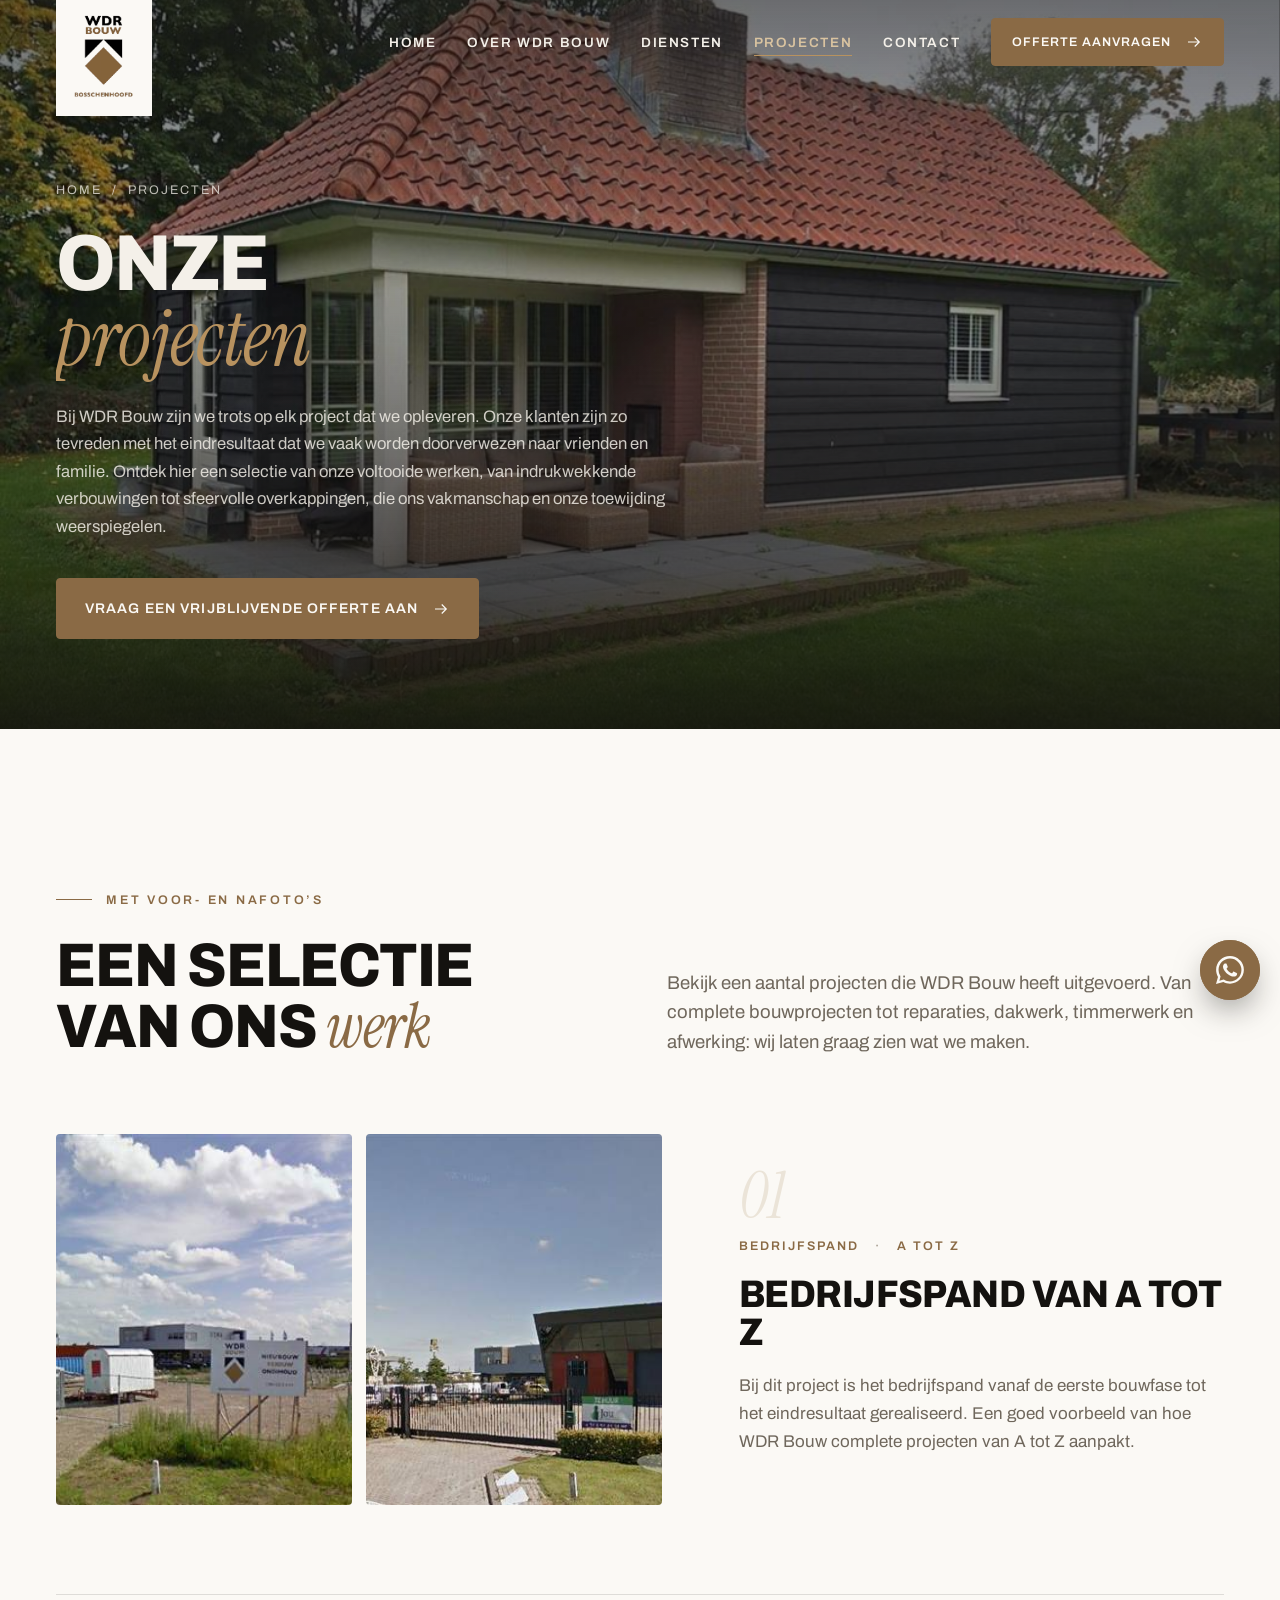
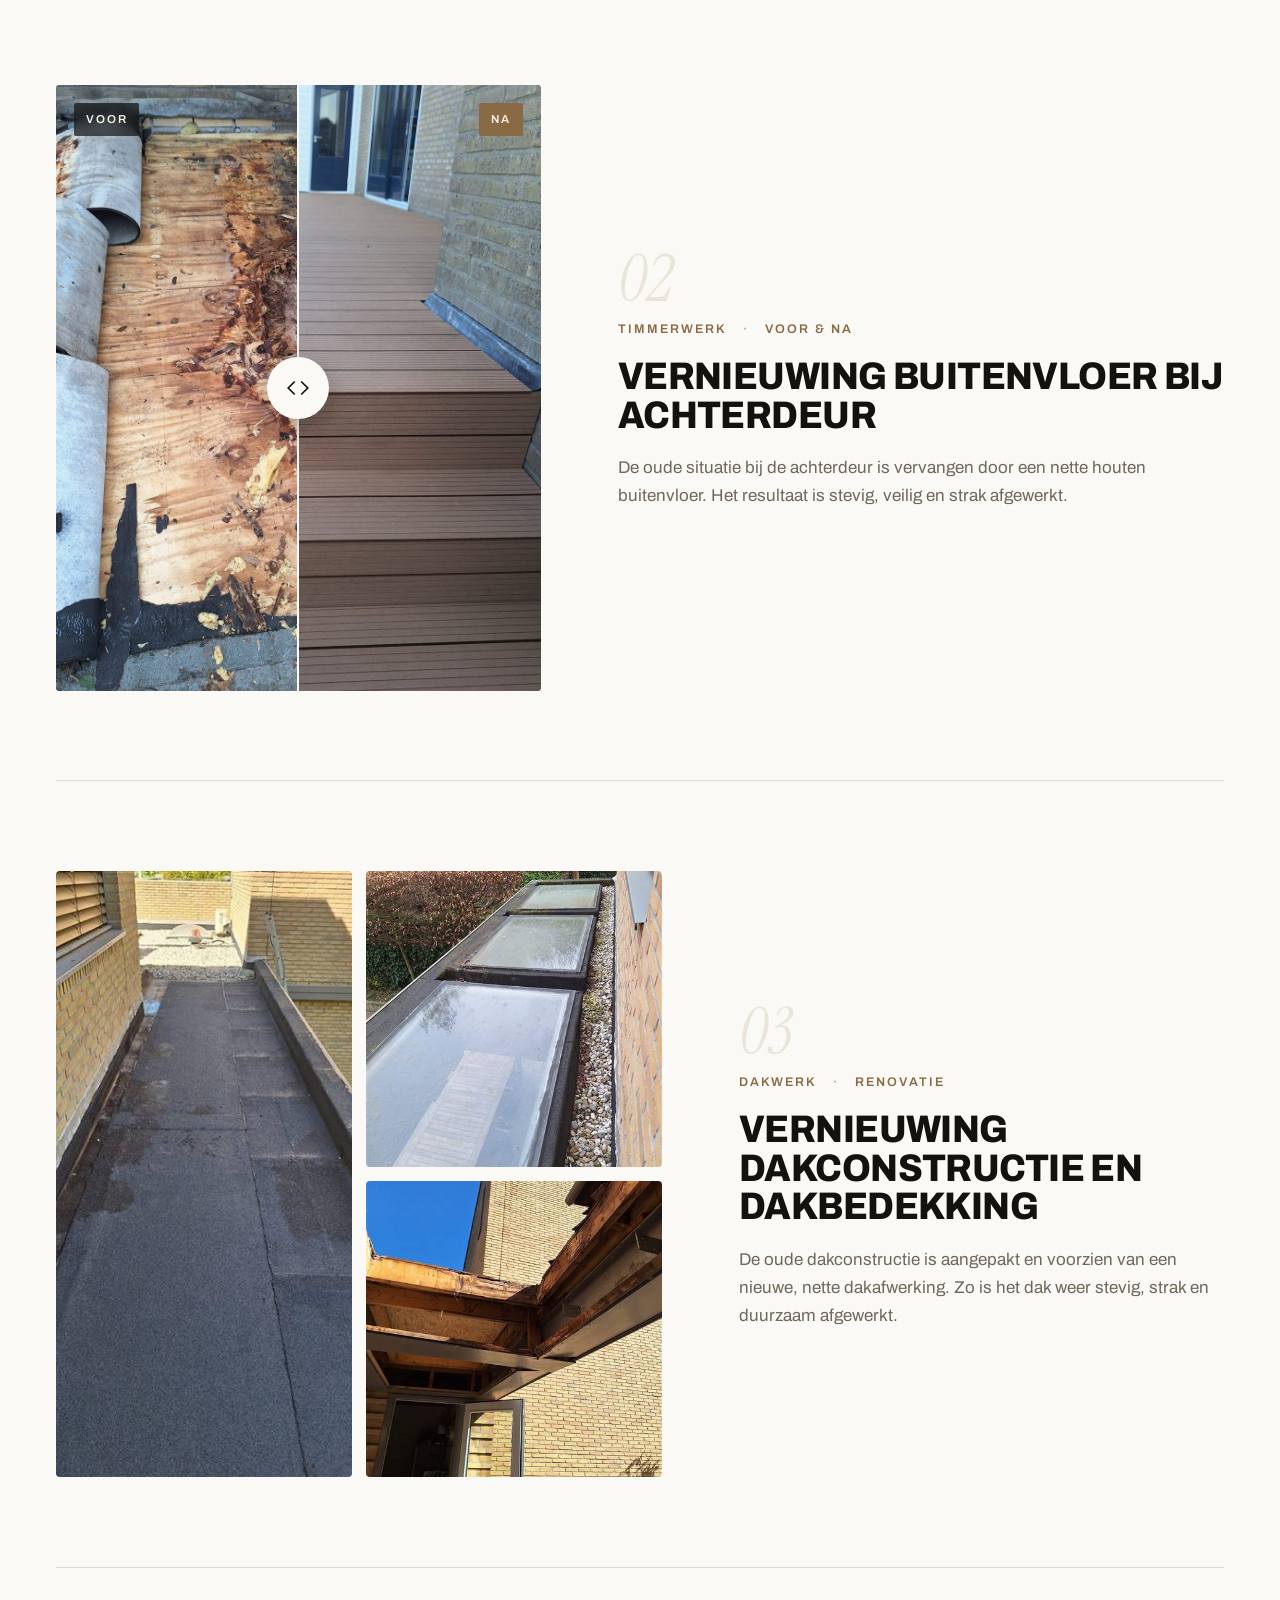
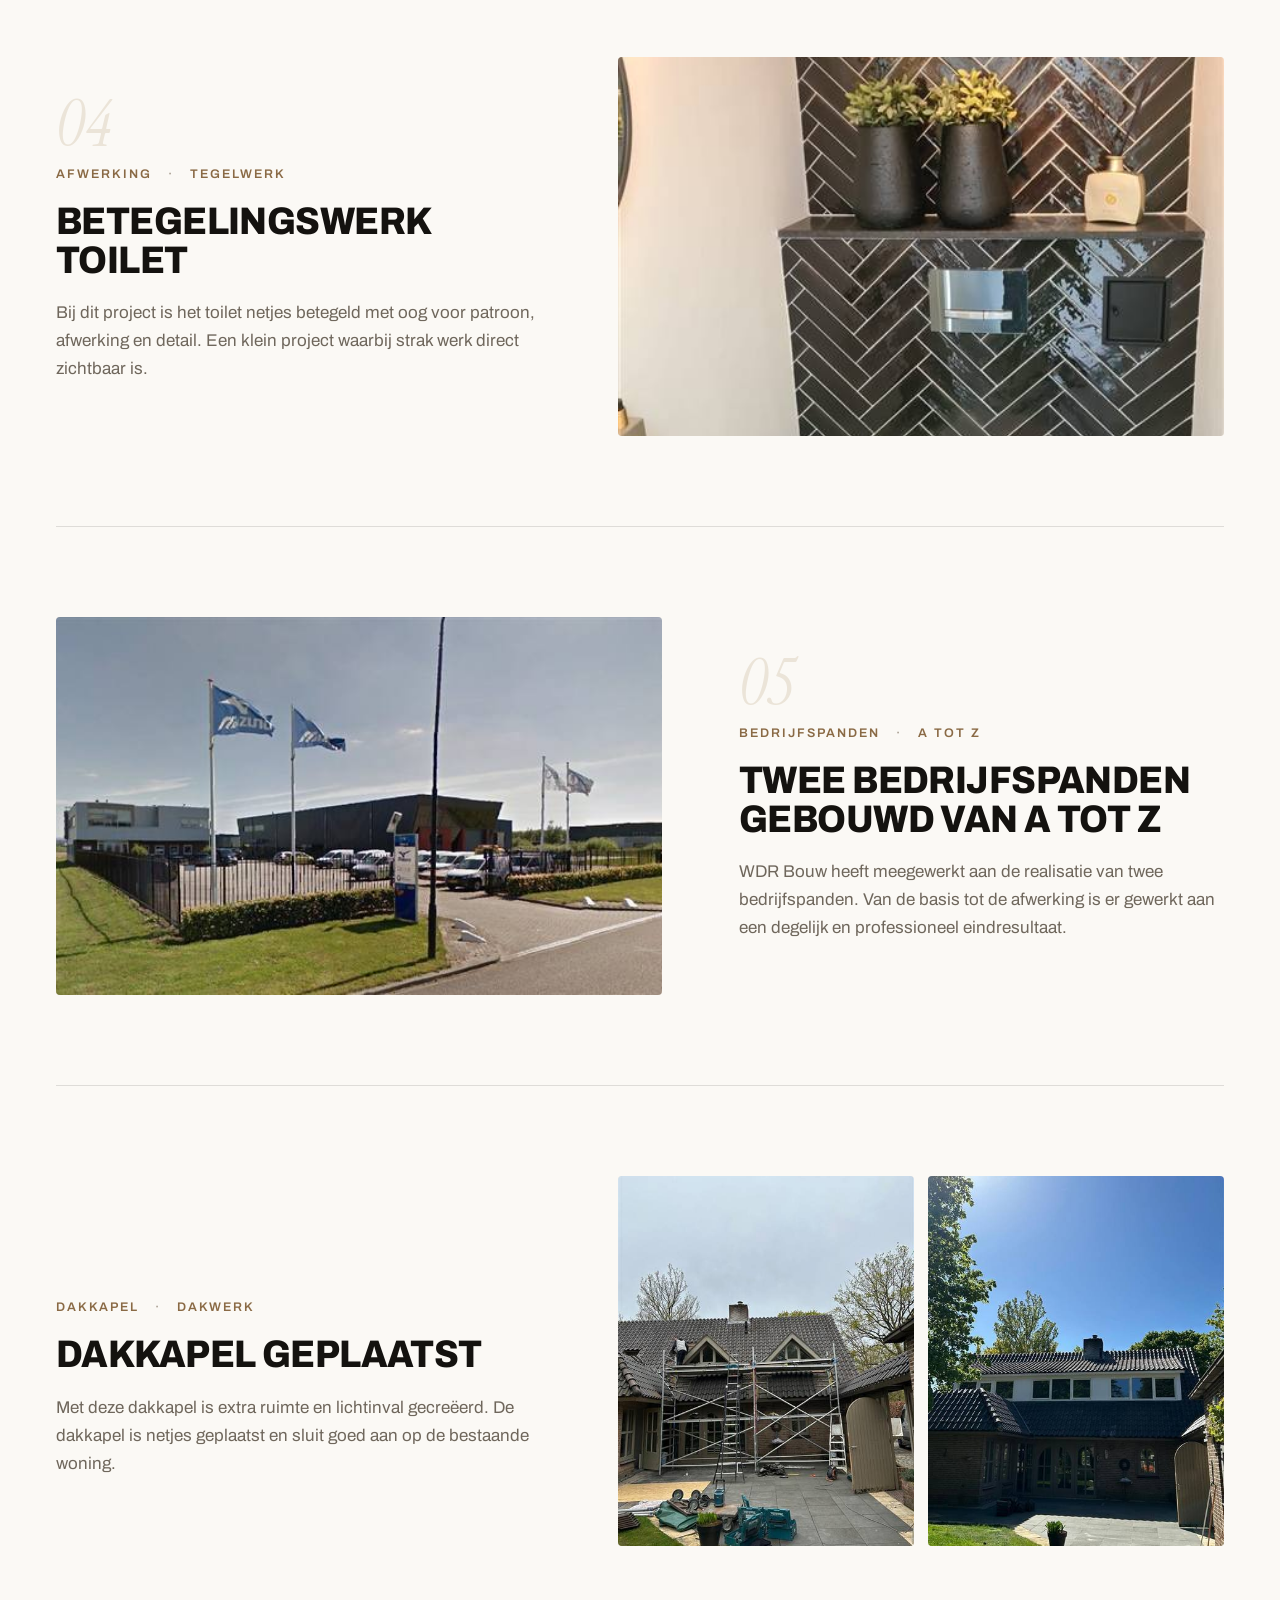
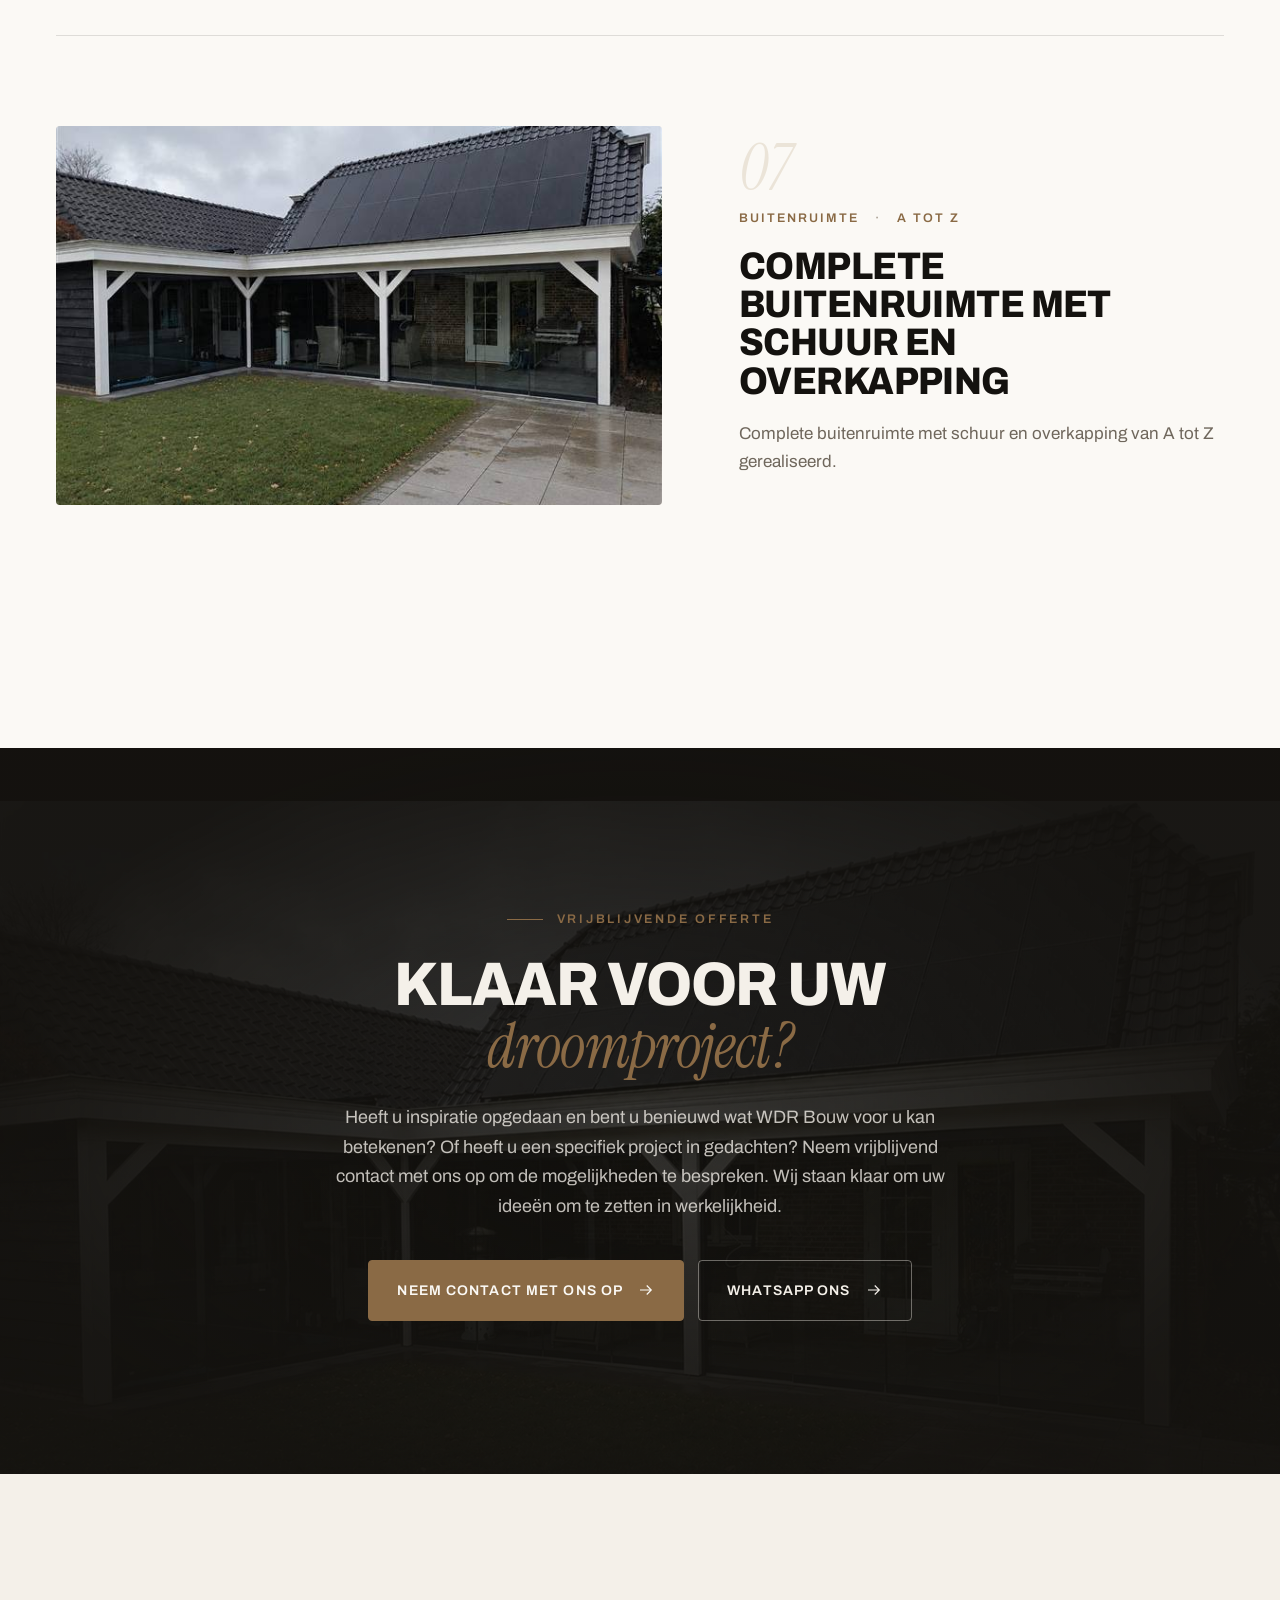
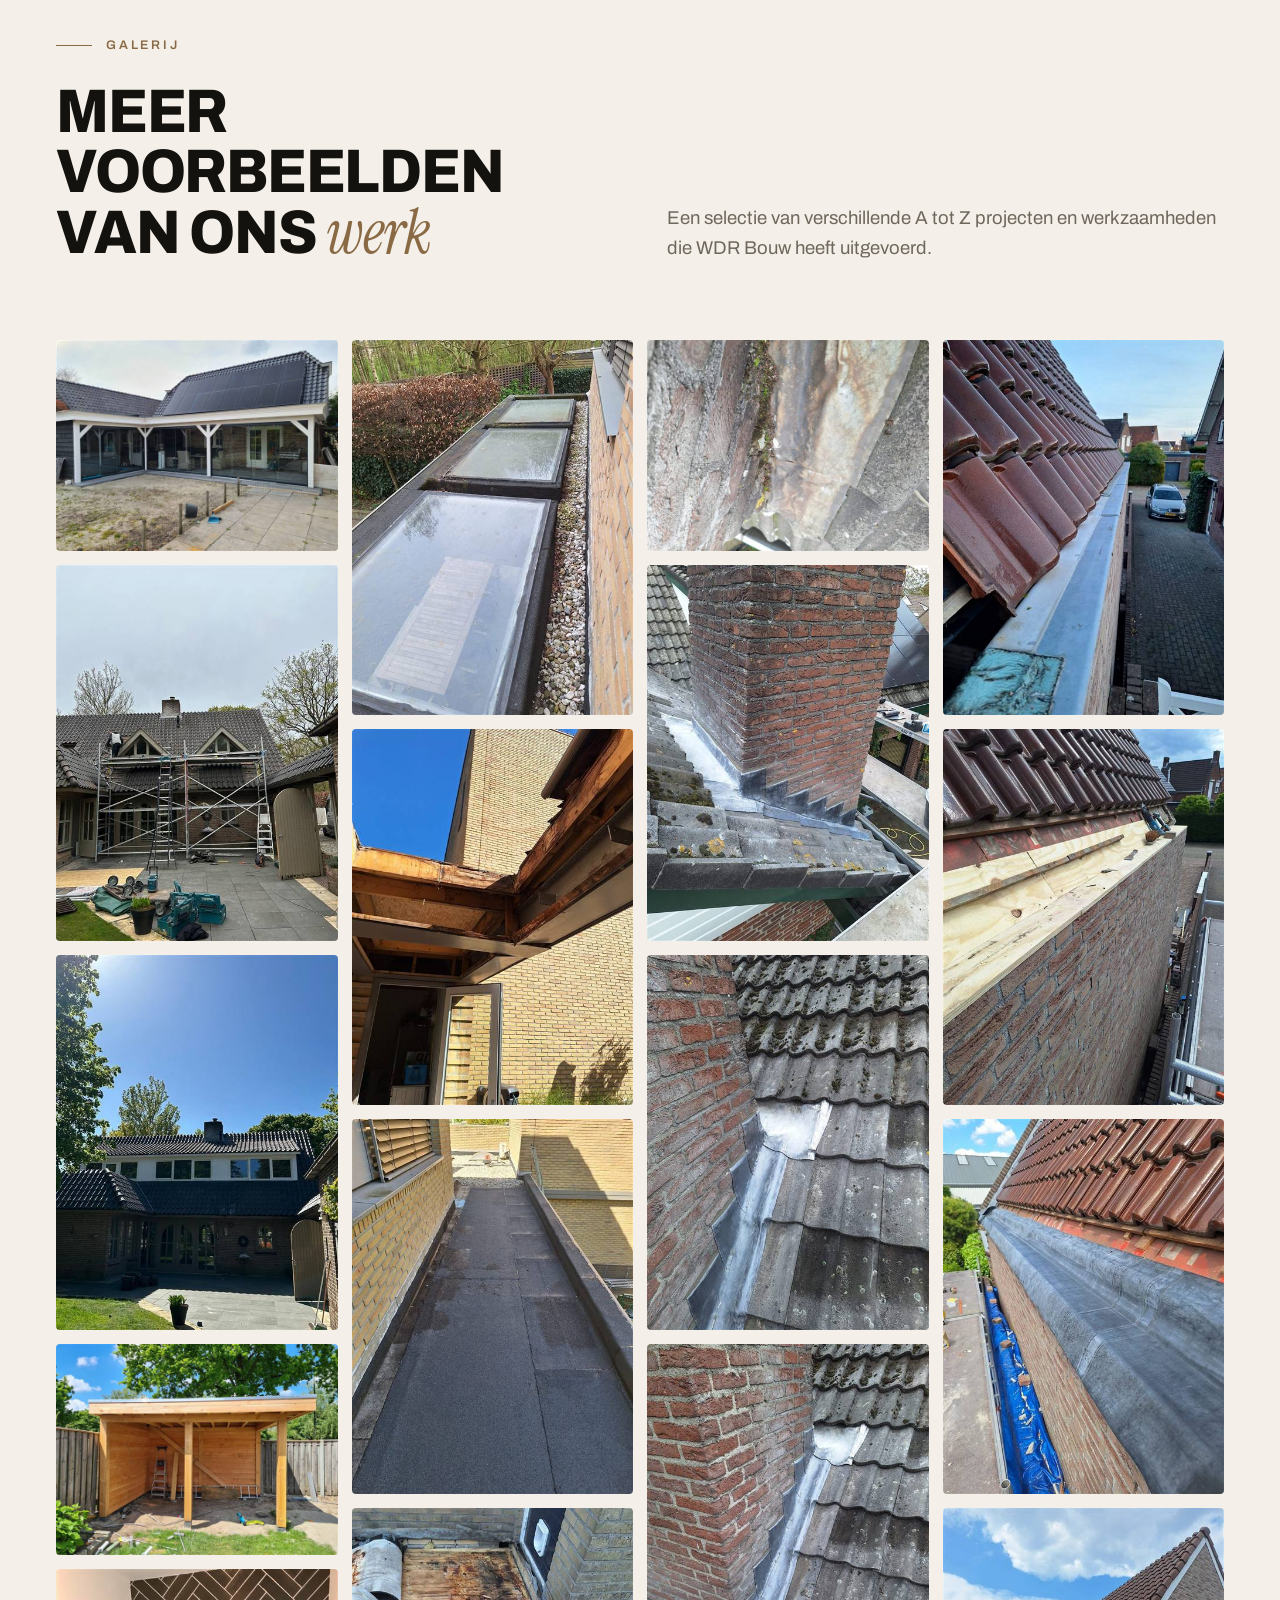
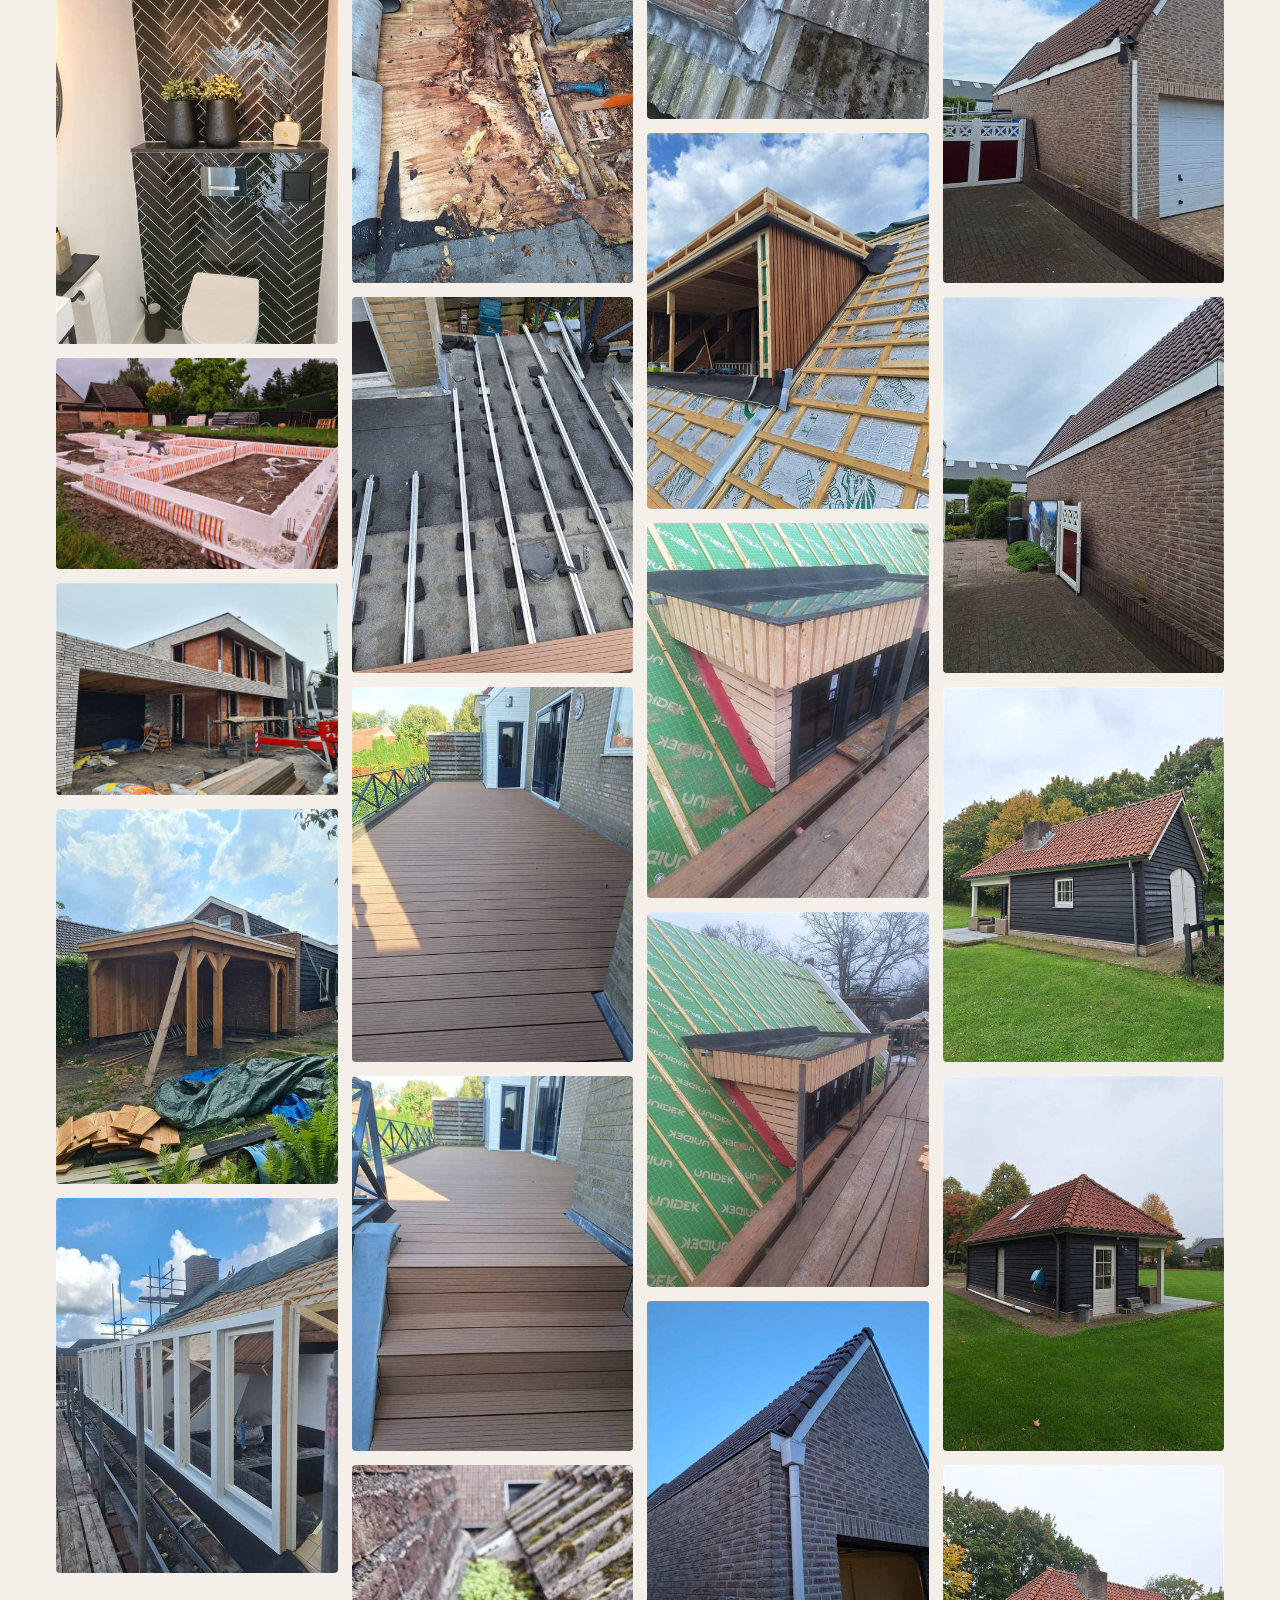
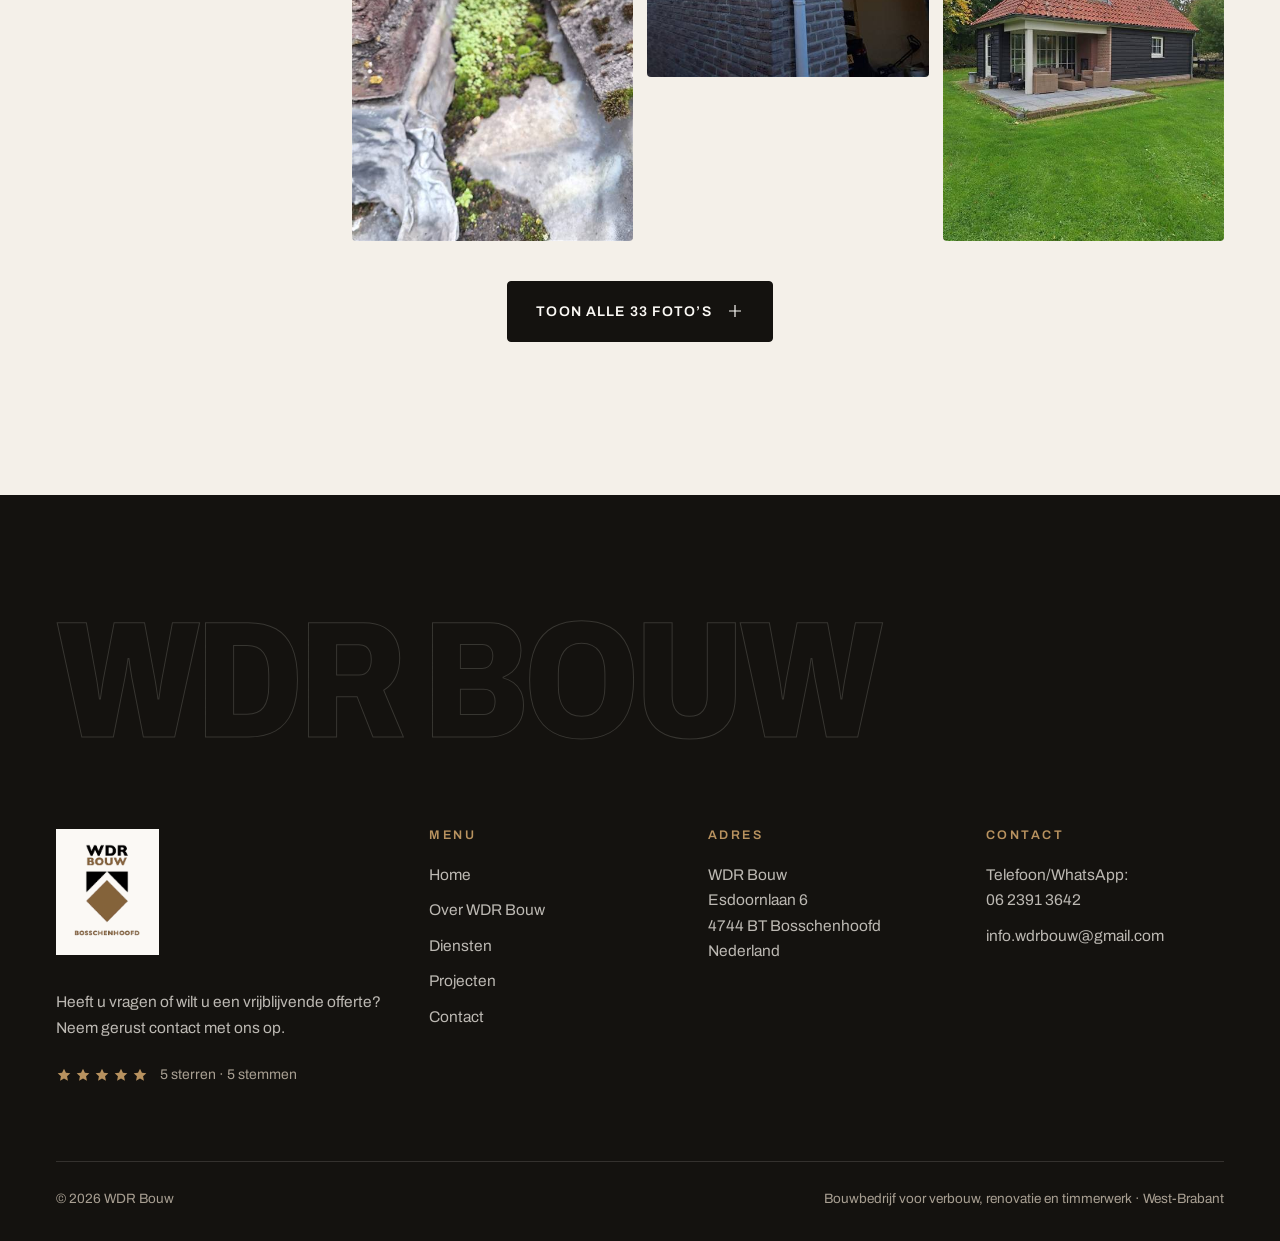
<file: projecten/index.html>
<!doctype html>
<html lang="nl">
<head>
<meta charset="utf-8">
<meta name="viewport" content="width=device-width, initial-scale=1, viewport-fit=cover">
<title>Projecten | WDR Bouw – Voor- en nafoto's van ons werk</title>
<meta name="description" content="Bekijk projecten van WDR Bouw: bedrijfspanden van A tot Z, dakkapellen, dakrenovatie, houten buitenvloeren, tegelwerk en complete buitenruimtes. Met voor- en nafoto's.">
<link rel="canonical" href="https://www.wdrbouw.nl/projecten/">
<meta name="theme-color" content="#14120f">
<meta property="og:type" content="website">
<meta property="og:locale" content="nl_NL">
<meta property="og:site_name" content="WDR Bouw">
<meta property="og:title" content="Projecten | WDR Bouw – Voor- en nafoto's van ons werk">
<meta property="og:description" content="Bekijk projecten van WDR Bouw: bedrijfspanden van A tot Z, dakkapellen, dakrenovatie, houten buitenvloeren, tegelwerk en complete buitenruimtes. Met voor- en nafoto's.">
<meta property="og:url" content="https://www.wdrbouw.nl/projecten/">
<meta property="og:image" content="https://www.wdrbouw.nl/img/foto/buitenruimte.jpg">
<link rel="icon" type="image/png" href="/img/favicon.png">
<link rel="apple-touch-icon" href="/img/apple-touch-icon.png">
<link rel="preload" href="/fonts/Archivo-normal.woff2" as="font" type="font/woff2" crossorigin>
<link rel="stylesheet" href="/css/style.css">
<script>document.documentElement.classList.add("js")</script>
</head>
<body>
<a class="skip-link" href="#main">Ga direct naar de hoofdinhoud</a>
<div class="curtain" aria-hidden="true"></div>

<header class="header">
  <div class="wrap header__inner">
    <a class="logo" href="/" aria-label="WDR Bouw — naar de homepage">
      <img src="/img/logo-wdr-bouw.png" alt="WDR Bouw Bosschenhoofd" width="338" height="481">
    </a>
    <nav class="nav" aria-label="Hoofdmenu">
      <ul class="nav__list"><li><a class="nav__link" href="/">Home</a></li><li><a class="nav__link" href="/over-wdr-bouw/">Over WDR Bouw</a></li><li><a class="nav__link" href="/diensten/">Diensten</a></li><li><a class="nav__link" href="/projecten/" aria-current="page">Projecten</a></li><li><a class="nav__link" href="/contact/">Contact</a></li></ul>
      <a class="btn" href="/contact/">Offerte aanvragen <svg class="arrow" viewBox="0 0 24 24" fill="none" stroke="currentColor" stroke-width="1.6" aria-hidden="true"><path d="M4 12h15M13 6l6 6-6 6"/></svg></a>
      <button class="burger" type="button" aria-label="Menu" aria-expanded="false" aria-controls="mobile-menu"><span></span><span></span></button>
    </nav>
  </div>
</header>

<div class="mobile-menu" id="mobile-menu" aria-hidden="true">
  <ul><li><a class="big" href="/">Home<small>01</small></a></li><li><a class="big" href="/over-wdr-bouw/">Over WDR Bouw<small>02</small></a></li><li><a class="big" href="/diensten/">Diensten<small>03</small></a></li><li><a class="big" href="/projecten/">Projecten<small>04</small></a></li><li><a class="big" href="/contact/">Contact<small>05</small></a></li></ul>
  <div class="mobile-menu__contact">
    <a href="tel:+31623913642">06 2391 3642</a>
    <a href="mailto:info.wdrbouw@gmail.com">info.wdrbouw@gmail.com</a>
    <span>Esdoornlaan 6, 4744 BT Bosschenhoofd</span>
  </div>
</div>

<main id="main">


<section class="page-hero">
  <div class="page-hero__img" data-parallax="0.18" style="background-image:url('/img/foto/galerij-33.jpg')"></div>
  <div class="wrap page-hero__content">
    <div class="breadcrumb" data-reveal="fade"><a href="/">Home</a><span>/</span><span>Projecten</span></div>
    <h1 class="display split-lines"><span class="line"><span>Onze</span></span><span class="line"><span><span class="serif accent">projecten</span></span></span></h1>
    <p data-reveal style="--d:.35s">Bij WDR Bouw zijn we trots op elk project dat we opleveren. Onze klanten zijn zo tevreden met het eindresultaat dat we vaak worden doorverwezen naar vrienden en familie. Ontdek hier een selectie van onze voltooide werken, van indrukwekkende verbouwingen tot sfeervolle overkappingen, die ons vakmanschap en onze toewijding weerspiegelen.</p>
    <div class="btn-row" data-reveal style="--d:.45s"><a class="btn" href="/contact/">Vraag een vrijblijvende offerte aan <svg class="arrow" viewBox="0 0 24 24" fill="none" stroke="currentColor" stroke-width="1.6" aria-hidden="true"><path d="M4 12h15M13 6l6 6-6 6"/></svg></a></div>
  </div>
</section>

<section class="section">
  <div class="wrap">
    <div class="section-head">
      <div>
        <span class="eyebrow" data-reveal>Met voor- en nafoto’s</span>
        <h2 class="h2 split-lines"><span class="line"><span>Een selectie</span></span><span class="line"><span>van ons <span class="serif accent">werk</span></span></span></h2>
      </div>
      <p class="lead" data-reveal style="--d:.2s">Bekijk een aantal projecten die WDR Bouw heeft uitgevoerd. Van complete bouwprojecten tot reparaties, dakwerk, timmerwerk en afwerking: wij laten graag zien wat we maken.</p>
    </div>
    <div class="projects">
      
      <article class="project" id="bedrijfspand">
        <div class="project__media"><a class="frame" href="/img/foto/bedrijfspand-1.jpg" data-lightbox="p1" data-reveal="img"><img src="/img/thumb/bedrijfspand-1.jpg" alt="Bedrijfspand tijdens de eerste bouwfase" loading="lazy"></a><a class="frame" href="/img/foto/bedrijfspand-2.jpg" data-lightbox="p1" data-reveal="img"><img src="/img/thumb/bedrijfspand-2.jpg" alt="Bedrijfspand na oplevering" loading="lazy"></a></div>
        <div>
          <div class="project__index" data-reveal="fade">01</div>
          <div class="project__meta" data-reveal><span>Bedrijfspand</span><span>A tot Z</span></div>
          <h3 class="split-lines"><span class="line"><span>Bedrijfspand van A tot Z</span></span></h3>
          <p data-reveal style="--d:.15s">Bij dit project is het bedrijfspand vanaf de eerste bouwfase tot het eindresultaat gerealiseerd. Een goed voorbeeld van hoe WDR Bouw complete projecten van A tot Z aanpakt.</p>
        </div>
      </article>
      <article class="project" id="buitenvloer">
        <div>
<div class="ba" data-reveal="fade">
  <img src="/img/foto/vloer-na.jpg" alt="Buitenvloer bij de achterdeur — na" loading="lazy">
  <img class="ba__before" src="/img/foto/vloer-voor.jpg" alt="Buitenvloer bij de achterdeur — voor" loading="lazy">
  <span class="ba__tag ba__tag--before">Voor</span>
  <span class="ba__tag ba__tag--after">Na</span>
  <div class="ba__handle"><span class="ba__knob"><svg viewBox="0 0 24 24" fill="none" stroke="currentColor" stroke-width="1.6" aria-hidden="true"><path d="m9 6-6 6 6 6M15 6l6 6-6 6"/></svg></span></div>
  <input type="range" min="0" max="100" value="50" aria-label="Schuif om voor en na te vergelijken">
</div></div>
        <div>
          <div class="project__index" data-reveal="fade">02</div>
          <div class="project__meta" data-reveal><span>Timmerwerk</span><span>Voor &amp; na</span></div>
          <h3 class="split-lines"><span class="line"><span>Vernieuwing buitenvloer bij achterdeur</span></span></h3>
          <p data-reveal style="--d:.15s">De oude situatie bij de achterdeur is vervangen door een nette houten buitenvloer. Het resultaat is stevig, veilig en strak afgewerkt.</p>
        </div>
      </article>
      <article class="project" id="dak">
        <div class="project__media project__media--three"><a class="frame" href="/img/foto/dak-na.jpg" data-lightbox="p3" data-reveal="img"><img src="/img/thumb/dak-na.jpg" alt="Nieuwe dakbedekking" loading="lazy"></a><a class="frame" href="/img/foto/dak-voor-1.jpg" data-lightbox="p3" data-reveal="img"><img src="/img/thumb/dak-voor-1.jpg" alt="Dak tijdens de werkzaamheden" loading="lazy"></a><a class="frame" href="/img/foto/dak-voor-2.jpg" data-lightbox="p3" data-reveal="img"><img src="/img/thumb/dak-voor-2.jpg" alt="Oude dakconstructie" loading="lazy"></a></div>
        <div>
          <div class="project__index" data-reveal="fade">03</div>
          <div class="project__meta" data-reveal><span>Dakwerk</span><span>Renovatie</span></div>
          <h3 class="split-lines"><span class="line"><span>Vernieuwing dakconstructie en dakbedekking</span></span></h3>
          <p data-reveal style="--d:.15s">De oude dakconstructie is aangepakt en voorzien van een nieuwe, nette dakafwerking. Zo is het dak weer stevig, strak en duurzaam afgewerkt.</p>
        </div>
      </article>
      <article class="project" id="toilet">
        <div class="project__media"><a class="frame" href="/img/foto/toilet.jpg" data-lightbox="p4" data-reveal="img"><img src="/img/thumb/toilet.jpg" alt="Betegeld toilet met visgraatpatroon" loading="lazy"></a></div>
        <div>
          <div class="project__index" data-reveal="fade">04</div>
          <div class="project__meta" data-reveal><span>Afwerking</span><span>Tegelwerk</span></div>
          <h3 class="split-lines"><span class="line"><span>Betegelingswerk toilet</span></span></h3>
          <p data-reveal style="--d:.15s">Bij dit project is het toilet netjes betegeld met oog voor patroon, afwerking en detail. Een klein project waarbij strak werk direct zichtbaar is.</p>
        </div>
      </article>
      <article class="project" id="bedrijfspanden">
        <div class="project__media"><a class="frame" href="/img/foto/bedrijfspanden-twee.jpg" data-lightbox="p5" data-reveal="img"><img src="/img/thumb/bedrijfspanden-twee.jpg" alt="Twee bedrijfspanden" loading="lazy"></a></div>
        <div>
          <div class="project__index" data-reveal="fade">05</div>
          <div class="project__meta" data-reveal><span>Bedrijfspanden</span><span>A tot Z</span></div>
          <h3 class="split-lines"><span class="line"><span>Twee bedrijfspanden gebouwd van A tot Z</span></span></h3>
          <p data-reveal style="--d:.15s">WDR Bouw heeft meegewerkt aan de realisatie van twee bedrijfspanden. Van de basis tot de afwerking is er gewerkt aan een degelijk en professioneel eindresultaat.</p>
        </div>
      </article>
      <article class="project" id="dakkapel">
        <div class="project__media"><a class="frame" href="/img/foto/dakkapel-1.jpg" data-lightbox="p6" data-reveal="img"><img src="/img/thumb/dakkapel-1.jpg" alt="Dakkapel tijdens plaatsing" loading="lazy"></a><a class="frame" href="/img/foto/dakkapel-2.jpg" data-lightbox="p6" data-reveal="img"><img src="/img/thumb/dakkapel-2.jpg" alt="Geplaatste dakkapel" loading="lazy"></a></div>
        <div>
          <div class="project__index" data-reveal="fade">06</div>
          <div class="project__meta" data-reveal><span>Dakkapel</span><span>Dakwerk</span></div>
          <h3 class="split-lines"><span class="line"><span>Dakkapel geplaatst</span></span></h3>
          <p data-reveal style="--d:.15s">Met deze dakkapel is extra ruimte en lichtinval gecreëerd. De dakkapel is netjes geplaatst en sluit goed aan op de bestaande woning.</p>
        </div>
      </article>
      <article class="project" id="buitenruimte">
        <div class="project__media"><a class="frame" href="/img/foto/buitenruimte.jpg" data-lightbox="p7" data-reveal="img"><img src="/img/thumb/buitenruimte.jpg" alt="Buitenruimte met schuur en overkapping" loading="lazy"></a></div>
        <div>
          <div class="project__index" data-reveal="fade">07</div>
          <div class="project__meta" data-reveal><span>Buitenruimte</span><span>A tot Z</span></div>
          <h3 class="split-lines"><span class="line"><span>Complete buitenruimte met schuur en overkapping</span></span></h3>
          <p data-reveal style="--d:.15s">Complete buitenruimte met schuur en overkapping van A tot Z gerealiseerd.</p>
        </div>
      </article>
    </div>
  </div>
</section>


<section class="cta">
  <div class="cta__bg" data-parallax="0.15" style="background-image:url('/img/foto/buitenruimte.jpg')"></div>
  <div class="wrap">
    <span class="eyebrow" data-reveal>Vrijblijvende offerte</span>
    <h2 class="h2 split-lines"><span class="line"><span>Klaar voor uw</span></span><span class="line"><span><span class="serif accent">droomproject?</span></span></span></h2>
    <p data-reveal style="--d:.2s">Heeft u inspiratie opgedaan en bent u benieuwd wat WDR Bouw voor u kan betekenen? Of heeft u een specifiek project in gedachten? Neem vrijblijvend contact met ons op om de mogelijkheden te bespreken. Wij staan klaar om uw ideeën om te zetten in werkelijkheid.</p>
    <div class="btn-row" data-reveal style="--d:.3s">
      <a class="btn" href="/contact/">Neem contact met ons op <svg class="arrow" viewBox="0 0 24 24" fill="none" stroke="currentColor" stroke-width="1.6" aria-hidden="true"><path d="M4 12h15M13 6l6 6-6 6"/></svg></a>
      <a class="btn btn--ghost" href="https://wa.me/31623913642" target="_blank" rel="noopener">WhatsApp ons <svg class="arrow" viewBox="0 0 24 24" fill="none" stroke="currentColor" stroke-width="1.6" aria-hidden="true"><path d="M4 12h15M13 6l6 6-6 6"/></svg></a>
    </div>
  </div>
</section>

<section class="section section--stone">
  <div class="wrap">
    <div class="section-head">
      <div>
        <span class="eyebrow" data-reveal>Galerij</span>
        <h2 class="h2 split-lines"><span class="line"><span>Meer voorbeelden</span></span><span class="line"><span>van ons <span class="serif accent">werk</span></span></span></h2>
      </div>
      <p class="lead" data-reveal style="--d:.2s">Een selectie van verschillende A tot Z projecten en werkzaamheden die WDR Bouw heeft uitgevoerd.</p>
    </div>
    <div class="gallery">
      <a class="gallery__item" href="/img/foto/galerij-01.jpg" data-lightbox="galerij"><img src="/img/thumb/galerij-01.jpg" alt="Werk van WDR Bouw, foto 1" loading="lazy"></a>
      <a class="gallery__item" href="/img/foto/galerij-02.jpg" data-lightbox="galerij"><img src="/img/thumb/galerij-02.jpg" alt="Werk van WDR Bouw, foto 2" loading="lazy"></a>
      <a class="gallery__item" href="/img/foto/galerij-03.jpg" data-lightbox="galerij"><img src="/img/thumb/galerij-03.jpg" alt="Werk van WDR Bouw, foto 3" loading="lazy"></a>
      <a class="gallery__item" href="/img/foto/galerij-04.jpg" data-lightbox="galerij"><img src="/img/thumb/galerij-04.jpg" alt="Werk van WDR Bouw, foto 4" loading="lazy"></a>
      <a class="gallery__item" href="/img/foto/galerij-05.jpg" data-lightbox="galerij"><img src="/img/thumb/galerij-05.jpg" alt="Werk van WDR Bouw, foto 5" loading="lazy"></a>
      <a class="gallery__item" href="/img/foto/galerij-06.jpg" data-lightbox="galerij"><img src="/img/thumb/galerij-06.jpg" alt="Werk van WDR Bouw, foto 6" loading="lazy"></a>
      <a class="gallery__item" href="/img/foto/galerij-07.jpg" data-lightbox="galerij"><img src="/img/thumb/galerij-07.jpg" alt="Werk van WDR Bouw, foto 7" loading="lazy"></a>
      <a class="gallery__item" href="/img/foto/galerij-08.jpg" data-lightbox="galerij"><img src="/img/thumb/galerij-08.jpg" alt="Werk van WDR Bouw, foto 8" loading="lazy"></a>
      <a class="gallery__item" href="/img/foto/galerij-09.jpg" data-lightbox="galerij"><img src="/img/thumb/galerij-09.jpg" alt="Werk van WDR Bouw, foto 9" loading="lazy"></a>
      <a class="gallery__item" href="/img/foto/galerij-10.jpg" data-lightbox="galerij"><img src="/img/thumb/galerij-10.jpg" alt="Werk van WDR Bouw, foto 10" loading="lazy"></a>
      <a class="gallery__item" href="/img/foto/galerij-11.jpg" data-lightbox="galerij"><img src="/img/thumb/galerij-11.jpg" alt="Werk van WDR Bouw, foto 11" loading="lazy"></a>
      <a class="gallery__item" href="/img/foto/galerij-12.jpg" data-lightbox="galerij"><img src="/img/thumb/galerij-12.jpg" alt="Werk van WDR Bouw, foto 12" loading="lazy"></a>
      <a class="gallery__item" href="/img/foto/galerij-13.jpg" data-lightbox="galerij" hidden><img src="/img/thumb/galerij-13.jpg" alt="Werk van WDR Bouw, foto 13" loading="lazy"></a>
      <a class="gallery__item" href="/img/foto/galerij-14.jpg" data-lightbox="galerij" hidden><img src="/img/thumb/galerij-14.jpg" alt="Werk van WDR Bouw, foto 14" loading="lazy"></a>
      <a class="gallery__item" href="/img/foto/galerij-15.jpg" data-lightbox="galerij" hidden><img src="/img/thumb/galerij-15.jpg" alt="Werk van WDR Bouw, foto 15" loading="lazy"></a>
      <a class="gallery__item" href="/img/foto/galerij-16.jpg" data-lightbox="galerij" hidden><img src="/img/thumb/galerij-16.jpg" alt="Werk van WDR Bouw, foto 16" loading="lazy"></a>
      <a class="gallery__item" href="/img/foto/galerij-17.jpg" data-lightbox="galerij" hidden><img src="/img/thumb/galerij-17.jpg" alt="Werk van WDR Bouw, foto 17" loading="lazy"></a>
      <a class="gallery__item" href="/img/foto/galerij-18.jpg" data-lightbox="galerij" hidden><img src="/img/thumb/galerij-18.jpg" alt="Werk van WDR Bouw, foto 18" loading="lazy"></a>
      <a class="gallery__item" href="/img/foto/galerij-19.jpg" data-lightbox="galerij" hidden><img src="/img/thumb/galerij-19.jpg" alt="Werk van WDR Bouw, foto 19" loading="lazy"></a>
      <a class="gallery__item" href="/img/foto/galerij-20.jpg" data-lightbox="galerij" hidden><img src="/img/thumb/galerij-20.jpg" alt="Werk van WDR Bouw, foto 20" loading="lazy"></a>
      <a class="gallery__item" href="/img/foto/galerij-21.jpg" data-lightbox="galerij" hidden><img src="/img/thumb/galerij-21.jpg" alt="Werk van WDR Bouw, foto 21" loading="lazy"></a>
      <a class="gallery__item" href="/img/foto/galerij-22.jpg" data-lightbox="galerij" hidden><img src="/img/thumb/galerij-22.jpg" alt="Werk van WDR Bouw, foto 22" loading="lazy"></a>
      <a class="gallery__item" href="/img/foto/galerij-23.jpg" data-lightbox="galerij" hidden><img src="/img/thumb/galerij-23.jpg" alt="Werk van WDR Bouw, foto 23" loading="lazy"></a>
      <a class="gallery__item" href="/img/foto/galerij-24.jpg" data-lightbox="galerij" hidden><img src="/img/thumb/galerij-24.jpg" alt="Werk van WDR Bouw, foto 24" loading="lazy"></a>
      <a class="gallery__item" href="/img/foto/galerij-25.jpg" data-lightbox="galerij" hidden><img src="/img/thumb/galerij-25.jpg" alt="Werk van WDR Bouw, foto 25" loading="lazy"></a>
      <a class="gallery__item" href="/img/foto/galerij-26.jpg" data-lightbox="galerij" hidden><img src="/img/thumb/galerij-26.jpg" alt="Werk van WDR Bouw, foto 26" loading="lazy"></a>
      <a class="gallery__item" href="/img/foto/galerij-27.jpg" data-lightbox="galerij" hidden><img src="/img/thumb/galerij-27.jpg" alt="Werk van WDR Bouw, foto 27" loading="lazy"></a>
      <a class="gallery__item" href="/img/foto/galerij-28.jpg" data-lightbox="galerij" hidden><img src="/img/thumb/galerij-28.jpg" alt="Werk van WDR Bouw, foto 28" loading="lazy"></a>
      <a class="gallery__item" href="/img/foto/galerij-29.jpg" data-lightbox="galerij" hidden><img src="/img/thumb/galerij-29.jpg" alt="Werk van WDR Bouw, foto 29" loading="lazy"></a>
      <a class="gallery__item" href="/img/foto/galerij-30.jpg" data-lightbox="galerij" hidden><img src="/img/thumb/galerij-30.jpg" alt="Werk van WDR Bouw, foto 30" loading="lazy"></a>
      <a class="gallery__item" href="/img/foto/galerij-31.jpg" data-lightbox="galerij" hidden><img src="/img/thumb/galerij-31.jpg" alt="Werk van WDR Bouw, foto 31" loading="lazy"></a>
      <a class="gallery__item" href="/img/foto/galerij-32.jpg" data-lightbox="galerij" hidden><img src="/img/thumb/galerij-32.jpg" alt="Werk van WDR Bouw, foto 32" loading="lazy"></a>
      <a class="gallery__item" href="/img/foto/galerij-33.jpg" data-lightbox="galerij" hidden><img src="/img/thumb/galerij-33.jpg" alt="Werk van WDR Bouw, foto 33" loading="lazy"></a>
    </div>
    <div class="gallery__more"><button class="btn btn--dark" type="button" data-gallery-more>Toon alle 33 foto’s <svg class="arrow" viewBox="0 0 24 24" fill="none" stroke="currentColor" stroke-width="1.6" aria-hidden="true"><path d="M12 4v16M4 12h16"/></svg></button></div>
  </div>
</section>

</main>

<footer class="footer">
  <div class="wrap">
    <p class="footer__big" aria-hidden="true">WDR Bouw</p>
    <div class="footer__grid">
      <div>
        <a class="footer__logo" href="/"><img src="/img/logo-wdr-bouw.png" alt="WDR Bouw Bosschenhoofd" width="338" height="481" loading="lazy"></a>
        <p>Heeft u vragen of wilt u een vrijblijvende offerte?<br>Neem gerust contact met ons op.</p>
        <div class="footer__rating"><span class="stars" aria-label="5 van 5 sterren"><svg viewBox="0 0 24 24" fill="currentColor" aria-hidden="true"><path d="m12 2.5 2.9 6 6.6.8-4.9 4.6 1.3 6.6L12 17.3l-5.9 3.2 1.3-6.6L2.5 9.3l6.6-.8z"/></svg><svg viewBox="0 0 24 24" fill="currentColor" aria-hidden="true"><path d="m12 2.5 2.9 6 6.6.8-4.9 4.6 1.3 6.6L12 17.3l-5.9 3.2 1.3-6.6L2.5 9.3l6.6-.8z"/></svg><svg viewBox="0 0 24 24" fill="currentColor" aria-hidden="true"><path d="m12 2.5 2.9 6 6.6.8-4.9 4.6 1.3 6.6L12 17.3l-5.9 3.2 1.3-6.6L2.5 9.3l6.6-.8z"/></svg><svg viewBox="0 0 24 24" fill="currentColor" aria-hidden="true"><path d="m12 2.5 2.9 6 6.6.8-4.9 4.6 1.3 6.6L12 17.3l-5.9 3.2 1.3-6.6L2.5 9.3l6.6-.8z"/></svg><svg viewBox="0 0 24 24" fill="currentColor" aria-hidden="true"><path d="m12 2.5 2.9 6 6.6.8-4.9 4.6 1.3 6.6L12 17.3l-5.9 3.2 1.3-6.6L2.5 9.3l6.6-.8z"/></svg></span> 5 sterren · 5 stemmen</div>
      </div>
      <div>
        <h3>Menu</h3>
        <ul><li><a href="/">Home</a></li><li><a href="/over-wdr-bouw/">Over WDR Bouw</a></li><li><a href="/diensten/">Diensten</a></li><li><a href="/projecten/">Projecten</a></li><li><a href="/contact/">Contact</a></li></ul>
      </div>
      <div>
        <h3>Adres</h3>
        <p>WDR Bouw<br>Esdoornlaan 6<br>4744 BT Bosschenhoofd<br>Nederland</p>
      </div>
      <div>
        <h3>Contact</h3>
        <ul>
          <li><a href="tel:+31623913642">Telefoon/WhatsApp:<br>06 2391 3642</a></li>
          <li><a href="mailto:info.wdrbouw@gmail.com">info.wdrbouw@gmail.com</a></li>
        </ul>
      </div>
    </div>
    <div class="footer__bottom">
      <span>© <span data-year>2026</span> WDR Bouw</span>
      <span>Bouwbedrijf voor verbouw, renovatie en timmerwerk · West-Brabant</span>
    </div>
  </div>
</footer>

<a class="wa-float" href="https://wa.me/31623913642" target="_blank" rel="noopener" aria-label="Stuur een WhatsApp-bericht"><svg viewBox="0 0 24 24" fill="currentColor" aria-hidden="true"><path d="M17.5 14.4c-.3-.1-1.8-.9-2-1-.3-.1-.5-.1-.7.1-.2.3-.8 1-.9 1.2-.2.2-.3.2-.6.1-.3-.1-1.3-.5-2.4-1.5-.9-.8-1.5-1.8-1.7-2.1-.2-.3 0-.5.1-.6l.4-.5c.2-.2.2-.3.3-.5.1-.2 0-.4 0-.5l-.9-2.2c-.2-.6-.5-.5-.7-.5h-.6c-.2 0-.5.1-.8.4-.3.3-1 1-1 2.5s1.1 2.9 1.2 3.1c.1.2 2.1 3.2 5.1 4.5.7.3 1.3.5 1.7.6.7.2 1.4.2 1.9.1.6-.1 1.8-.7 2-1.4.2-.7.2-1.3.2-1.4-.1-.1-.3-.2-.6-.3M12 21.8c-1.8 0-3.5-.5-5-1.4l-.4-.2-3.7 1 1-3.6-.2-.4A9.8 9.8 0 0 1 2.2 12C2.2 6.6 6.6 2.2 12 2.2c2.6 0 5.1 1 6.9 2.9a9.7 9.7 0 0 1 2.9 6.9c0 5.4-4.4 9.8-9.8 9.8m8.4-18.2A11.8 11.8 0 0 0 12 .1C5.4.1.1 5.4.1 12c0 2.1.6 4.1 1.6 5.9L0 24l6.3-1.7c1.7.9 3.7 1.4 5.7 1.4 6.5 0 11.9-5.3 11.9-11.9 0-3.2-1.2-6.2-3.5-8.4"/></svg></a>

<div class="lightbox" role="dialog" aria-modal="true" aria-label="Foto vergroot" aria-hidden="true">
  <img alt="">
  <button class="lightbox__btn lightbox__close" type="button" aria-label="Sluiten"><svg viewBox="0 0 24 24" fill="none" stroke="currentColor" stroke-width="1.6"><path d="M6 6l12 12M18 6 6 18"/></svg></button>
  <button class="lightbox__btn lightbox__prev" type="button" aria-label="Vorige foto"><svg viewBox="0 0 24 24" fill="none" stroke="currentColor" stroke-width="1.6"><path d="m15 5-7 7 7 7"/></svg></button>
  <button class="lightbox__btn lightbox__next" type="button" aria-label="Volgende foto"><svg viewBox="0 0 24 24" fill="none" stroke="currentColor" stroke-width="1.6"><path d="m9 5 7 7-7 7"/></svg></button>
  <div class="lightbox__count"></div>
</div>

<script src="/js/main.js" defer></script>
</body>
</html>
</file>
<file: css/style.css>
/* =========================================================
   WDR Bouw — stylesheet
   Kleuren, lettertypes en afstanden staan bovenaan in :root.
   ========================================================= */

@font-face {
  font-family: "Archivo";
  src: url("../fonts/Archivo-normal.woff2") format("woff2");
  font-weight: 300 900;
  font-stretch: 62% 125%;
  font-display: swap;
}
@font-face {
  font-family: "Instrument Serif";
  src: url("../fonts/InstrumentSerif-italic.woff2") format("woff2");
  font-style: italic;
  font-display: swap;
}
@font-face {
  font-family: "Instrument Serif";
  src: url("../fonts/InstrumentSerif-normal.woff2") format("woff2");
  font-style: normal;
  font-display: swap;
}

:root {
  --ink: #14120f;
  --ink-2: #1c1915;
  --ink-3: #2a2620;
  --stone: #f4f0e9;
  --stone-2: #ebe4d8;
  --paper: #fbf9f5;
  --bronze: #8a6a45;
  --bronze-light: #b8925f;
  --bronze-pale: #d9c3a0;
  --muted: #6f675c;
  --muted-light: #a89f92;
  --line: rgba(20, 18, 15, .12);
  --line-light: rgba(244, 240, 233, .14);

  --font: "Archivo", system-ui, -apple-system, "Segoe UI", sans-serif;
  --serif: "Instrument Serif", Georgia, serif;

  --wrap: 1280px;
  --gutter: clamp(20px, 5vw, 56px);
  --section: clamp(84px, 12vw, 168px);
  --radius: 4px;
  --ease: cubic-bezier(.2, .7, .1, 1);
  --ease-in-out: cubic-bezier(.7, 0, .2, 1);
  --header-h: 84px;
}

/* ---------- Basis ---------- */
*, *::before, *::after { box-sizing: border-box; }
html { -webkit-text-size-adjust: 100%; scroll-behavior: smooth; scroll-padding-top: 90px; }
body {
  margin: 0;
  font-family: var(--font);
  font-size: clamp(16px, 1.05vw, 17.5px);
  line-height: 1.65;
  color: var(--ink);
  background: var(--paper);
  -webkit-font-smoothing: antialiased;
  text-rendering: optimizeLegibility;
  overflow-x: hidden;
}
img { max-width: 100%; height: auto; display: block; }
a { color: inherit; text-decoration: none; }
button { font: inherit; cursor: pointer; }
p { margin: 0 0 1.1em; }
h1, h2, h3, h4 { margin: 0; font-weight: 700; line-height: 1.02; letter-spacing: -.02em; }
::selection { background: var(--bronze); color: var(--paper); }
:focus-visible { outline: 2px solid var(--bronze-light); outline-offset: 3px; }

.skip-link {
  position: absolute; left: 12px; top: -60px; z-index: 200;
  background: var(--ink); color: var(--paper); padding: 10px 16px; border-radius: var(--radius);
  transition: top .2s;
}
.skip-link:focus { top: 12px; }

.wrap { width: 100%; max-width: var(--wrap); margin: 0 auto; padding: 0 var(--gutter); }
.section { padding: var(--section) 0; position: relative; }
.section--dark { background: var(--ink); color: var(--stone); }
.section--stone { background: var(--stone); }
.section--tight { padding: calc(var(--section) * .6) 0; }

/* ---------- Typografie ---------- */
.eyebrow {
  display: inline-flex; align-items: center; gap: 14px;
  font-size: 12.5px; font-weight: 600; letter-spacing: .22em; text-transform: uppercase;
  color: var(--bronze);
  margin-bottom: 26px;
}
.eyebrow::before { content: ""; width: 36px; height: 1px; background: currentColor; }
.section--dark .eyebrow, .hero .eyebrow, .page-hero .eyebrow { color: var(--bronze-pale); }

.display {
  font-size: clamp(42px, 7.4vw, 112px);
  font-weight: 800;
  font-stretch: 92%;
  text-transform: uppercase;
  letter-spacing: -.025em;
  line-height: .94;
}
.h2 {
  font-size: clamp(34px, 4.8vw, 68px);
  font-weight: 800;
  font-stretch: 92%;
  text-transform: uppercase;
  letter-spacing: -.02em;
  line-height: .98;
}
.h2 + p, .h2 + .lead { margin-top: clamp(22px, 2.4vw, 32px); }
.h3 { font-size: clamp(21px, 1.8vw, 26px); font-weight: 700; letter-spacing: -.01em; line-height: 1.15; }
.serif { font-family: var(--serif); font-style: italic; font-weight: 400; text-transform: none; letter-spacing: -.01em; font-stretch: 100%; }
.accent { color: var(--bronze); }
.section--dark .accent, .hero .accent, .page-hero .accent { color: var(--bronze-light); }
.lead { font-size: clamp(18px, 1.45vw, 21px); line-height: 1.6; color: var(--muted); max-width: 40em; }
.section--dark .lead { color: var(--muted-light); }
.muted { color: var(--muted); }

/* ---------- Knoppen ---------- */
.btn {
  --bg: var(--bronze); --fg: var(--paper);
  position: relative; display: inline-flex; align-items: center; gap: 14px;
  padding: 18px 28px; border: 1px solid var(--bg); border-radius: var(--radius);
  background: var(--bg); color: var(--fg);
  font-size: 14px; font-weight: 600; letter-spacing: .08em; text-transform: uppercase;
  overflow: hidden; isolation: isolate;
  transition: color .45s var(--ease), border-color .45s var(--ease);
}
.btn::before {
  content: ""; position: absolute; inset: 0; z-index: -1;
  background: var(--ink); transform: translateY(101%);
  transition: transform .5s var(--ease);
}
.btn:hover::before { transform: translateY(0); }
.btn:hover { border-color: var(--ink); }
.btn .arrow { width: 18px; height: 18px; transition: transform .45s var(--ease); }
.btn:hover .arrow { transform: translateX(4px); }

.btn--ghost { --bg: transparent; --fg: var(--stone); border-color: rgba(244, 240, 233, .4); }
.btn--ghost::before { background: var(--stone); }
.btn--ghost:hover { color: var(--ink); border-color: var(--stone); }
.btn--dark { --bg: var(--ink); --fg: var(--paper); }
.btn--dark::before { background: var(--bronze); }
.btn--dark:hover { border-color: var(--bronze); }
.section--dark .btn:not(.btn--ghost)::before, .hero .btn:not(.btn--ghost)::before, .cta .btn::before { background: var(--stone); }
.section--dark .btn:not(.btn--ghost):hover, .hero .btn:not(.btn--ghost):hover, .cta .btn:hover { color: var(--ink); border-color: var(--stone); }

.link-line {
  display: inline-flex; align-items: center; gap: 10px;
  font-weight: 600; font-size: 14px; letter-spacing: .08em; text-transform: uppercase;
  padding: 12px 0 8px;
  background: linear-gradient(currentColor, currentColor) 0 100% / 100% 1px no-repeat;
  transition: background-size .5s var(--ease), color .3s;
}
.link-line:hover { color: var(--bronze); background-size: 30% 1px; }
.link-line .arrow { width: 16px; height: 16px; transition: transform .4s var(--ease); }
.link-line:hover .arrow { transform: translateX(5px); }

.btn-row { display: flex; flex-wrap: wrap; gap: 14px; margin-top: 38px; }

/* ---------- Header ---------- */
.header {
  position: fixed; inset: 0 0 auto 0; z-index: 100;
  height: var(--header-h);
  color: var(--stone);
  transition: background .5s var(--ease), color .5s var(--ease), box-shadow .5s, transform .5s var(--ease);
}
.header::before {
  content: ""; position: absolute; inset: 0; z-index: -1;
  background: rgba(20, 18, 15, .78);
  -webkit-backdrop-filter: saturate(140%) blur(14px); backdrop-filter: saturate(140%) blur(14px);
  opacity: 0; transition: opacity .5s var(--ease);
}
.header.is-scrolled::before { opacity: 1; }
.header.is-hidden { transform: translateY(-100%); }
.header__inner { height: 100%; display: flex; align-items: center; justify-content: space-between; gap: 24px; }

/* Logo: origineel bestand, op een lichte plaquette zodat het op elke achtergrond goed leesbaar blijft */
.logo {
  position: relative; align-self: flex-start;
  display: block; background: var(--paper);
  padding: 14px 18px 16px;
  box-shadow: 0 18px 40px -18px rgba(0, 0, 0, .45);
  transition: padding .5s var(--ease);
}
.logo::after {
  content: ""; position: absolute; left: 0; right: 0; bottom: 0; height: 3px; background: var(--bronze);
  transform: scaleX(0); transform-origin: left; transition: transform .6s var(--ease);
}
.logo:hover::after { transform: scaleX(1); }
.logo img { height: 86px; width: auto; transition: height .5s var(--ease); }
.header.is-scrolled .logo { padding: 9px 13px 11px; }
.header.is-scrolled .logo img { height: 62px; }

.nav { display: flex; align-items: center; gap: clamp(18px, 2.4vw, 40px); }
.nav__list { display: flex; gap: clamp(18px, 2.4vw, 38px); list-style: none; margin: 0; padding: 0; }
.nav__link {
  position: relative; font-size: 13.5px; font-weight: 600; letter-spacing: .12em; text-transform: uppercase;
  padding: 8px 0;
}
.nav__link::after {
  content: ""; position: absolute; left: 0; right: 0; bottom: 2px; height: 1px; background: var(--bronze-light);
  transform: scaleX(0); transform-origin: right; transition: transform .45s var(--ease);
}
.nav__link:hover::after, .nav__link[aria-current="page"]::after { transform: scaleX(1); transform-origin: left; }
.nav__link[aria-current="page"] { color: var(--bronze-pale); }
.nav .btn { padding: 13px 20px; font-size: 12.5px; }

.burger {
  display: none; position: relative; width: 48px; height: 48px; border: 1px solid var(--line-light);
  background: rgba(20, 18, 15, .35); border-radius: 50%; color: var(--stone);
}
.burger span {
  position: absolute; left: 14px; right: 14px; height: 1.5px; background: currentColor;
  transition: transform .45s var(--ease), opacity .3s;
}
.burger span:nth-child(1) { top: 19px; }
.burger span:nth-child(2) { top: 27px; }
.menu-open .burger span:nth-child(1) { transform: translateY(4px) rotate(45deg); }
.menu-open .burger span:nth-child(2) { transform: translateY(-4px) rotate(-45deg); }

.mobile-menu {
  position: fixed; inset: 0; z-index: 90; background: var(--ink); color: var(--stone);
  display: flex; flex-direction: column; justify-content: flex-end;
  padding: 140px var(--gutter) 40px;
  clip-path: inset(0 0 100% 0); transition: clip-path .7s var(--ease-in-out);
  visibility: hidden;
}
.menu-open .mobile-menu { clip-path: inset(0 0 0 0); visibility: visible; }
.mobile-menu ul { list-style: none; margin: 0 0 auto; padding: 0; }
.mobile-menu li { overflow: hidden; border-bottom: 1px solid var(--line-light); }
.mobile-menu a.big {
  display: flex; justify-content: space-between; align-items: center;
  padding: 16px 0; font-size: clamp(30px, 9vw, 46px); font-weight: 800; font-stretch: 90%; text-transform: uppercase; letter-spacing: -.02em;
  transform: translateY(105%); transition: transform .7s var(--ease);
}
.mobile-menu a.big small { font-size: 13px; font-weight: 500; color: var(--bronze-light); letter-spacing: .1em; }
.menu-open .mobile-menu a.big { transform: none; }
.menu-open .mobile-menu li:nth-child(2) a.big { transition-delay: .05s; }
.menu-open .mobile-menu li:nth-child(3) a.big { transition-delay: .1s; }
.menu-open .mobile-menu li:nth-child(4) a.big { transition-delay: .15s; }
.menu-open .mobile-menu li:nth-child(5) a.big { transition-delay: .2s; }
.mobile-menu__contact { display: grid; gap: 6px; margin-top: 40px; color: var(--muted-light); font-size: 15px; }
.mobile-menu__contact a { color: var(--stone); }
body.menu-open { overflow: hidden; }

.nav__link, .nav .btn { white-space: nowrap; }
@media (max-width: 1080px) {
  :root { --header-h: 72px; }
  .nav__list, .nav .btn { display: none; }
  .burger { display: block; }
  .logo { padding: 10px 13px 12px; }
  .logo img { height: 64px; }
  .header.is-scrolled .logo { padding: 7px 10px 9px; }
  .header.is-scrolled .logo img { height: 50px; }
}

/* ---------- Hero (home) ---------- */
.hero {
  position: relative; min-height: 100vh; min-height: 100svh;
  display: flex; flex-direction: column; justify-content: flex-end;
  color: var(--stone); background: var(--ink); overflow: hidden;
}
.hero__media { position: absolute; inset: 0; }
.hero__slide {
  position: absolute; inset: -4%; background-size: cover; background-position: center;
  opacity: 0; transform: scale(1.08);
  transition: opacity 1.8s ease, transform 9s linear;
}
.hero__slide.is-active { opacity: 1; transform: scale(1); }
.hero::after {
  content: ""; position: absolute; inset: 0;
  background:
    linear-gradient(180deg, rgba(20,18,15,.55) 0%, rgba(20,18,15,.1) 30%, rgba(20,18,15,.35) 58%, rgba(20,18,15,.92) 100%),
    linear-gradient(90deg, rgba(20,18,15,.6) 0%, rgba(20,18,15,0) 70%);
}
.hero__content { position: relative; z-index: 2; padding-top: 180px; padding-bottom: 44px; }
.hero h1 { font-size: clamp(38px, 6.2vw, 100px); }
@media (max-width: 520px) {
  .hero h1 { font-size: clamp(30px, 9.4vw, 44px); }
  .hero__content { padding-top: 130px; }
  .hero__intro { font-size: 16px; margin-top: 22px; }
  .eyebrow { letter-spacing: .16em; font-size: 11.5px; gap: 10px; }
  .eyebrow::before { width: 24px; }
  .btn { padding: 16px 22px; }
}
.hero h1 .serif { display: inline-block; font-size: 1.08em; line-height: .8; }
.hero__intro { max-width: 34em; margin-top: 30px; font-size: clamp(16.5px, 1.3vw, 19px); color: rgba(244, 240, 233, .82); }
.hero__bar {
  position: relative; z-index: 2;
  border-top: 1px solid var(--line-light);
  background: linear-gradient(180deg, rgba(20,18,15,0), rgba(20,18,15,.5));
}
.stats { display: grid; grid-template-columns: repeat(4, 1fr); }
.stat { padding: 26px 24px 28px 0; }
.stat + .stat { padding-left: 28px; border-left: 1px solid var(--line-light); }
.stat__num { font-size: clamp(30px, 3vw, 44px); font-weight: 800; font-stretch: 90%; line-height: 1; color: var(--stone); }
.stat__num em { font-style: normal; color: var(--bronze-light); }
.stat__label { margin-top: 8px; font-size: 12.5px; letter-spacing: .14em; text-transform: uppercase; color: var(--muted-light); }
.hero__dots { position: absolute; right: var(--gutter); bottom: 150px; z-index: 3; display: flex; flex-direction: column; gap: 10px; }
.hero__dots button { width: 3px; height: 26px; padding: 0; border: 0; background: rgba(244,240,233,.3); transition: background .4s, height .4s var(--ease); }
.hero__dots button[aria-current="true"] { background: var(--bronze-light); height: 44px; }

@media (max-width: 760px) {
  .stats { grid-template-columns: 1fr 1fr; }
  .stat { padding: 20px 14px 20px 0; }
  .stat + .stat { padding-left: 18px; }
  .stat:nth-child(3) { padding-left: 0; border-left: 0; }
  .stat:nth-child(n+3) { border-top: 1px solid var(--line-light); }
  .hero__dots { display: none; }
}

/* ---------- Page hero (subpagina's) ---------- */
.page-hero {
  position: relative; min-height: 78vh; min-height: 78svh;
  display: flex; align-items: flex-end; color: var(--stone); background: var(--ink); overflow: hidden;
}
.page-hero__img { position: absolute; inset: -8% 0; background-size: cover; background-position: center; will-change: transform; }
.page-hero::after {
  content: ""; position: absolute; inset: 0;
  background: linear-gradient(180deg, rgba(20,18,15,.6) 0%, rgba(20,18,15,.25) 40%, rgba(20,18,15,.92) 100%);
}
.page-hero__content { position: relative; z-index: 2; padding-top: 180px; padding-bottom: clamp(50px, 7vw, 96px); }
.page-hero h1 { font-size: clamp(38px, 6.2vw, 100px); }
.page-hero p { max-width: 38em; margin-top: 26px; color: rgba(244,240,233,.82); font-size: clamp(16.5px, 1.3vw, 19px); }
.breadcrumb { display: flex; gap: 10px; font-size: 12.5px; letter-spacing: .16em; text-transform: uppercase; color: rgba(244,240,233,.75); margin-bottom: 26px; }
.breadcrumb a:hover { color: var(--stone); }

/* ---------- Marquee ---------- */
.marquee { overflow: hidden; background: var(--bronze); color: var(--paper); padding: 22px 0; }
.marquee__track { display: flex; width: max-content; animation: marquee 38s linear infinite; }
.marquee__item {
  display: flex; align-items: center; gap: 36px; padding-right: 36px;
  font-size: clamp(20px, 2.4vw, 32px); font-weight: 800; font-stretch: 90%; text-transform: uppercase; letter-spacing: -.01em; white-space: nowrap;
}
.marquee__item .serif { font-weight: 400; text-transform: none; color: var(--ink); }
.marquee__item svg { width: 18px; height: 18px; flex: none; }
@keyframes marquee { to { transform: translateX(-50%); } }

/* ---------- Grid helpers ---------- */
.split { display: grid; grid-template-columns: 1fr 1fr; gap: clamp(40px, 7vw, 110px); align-items: center; }
.split--top { align-items: start; }
.split--wide-left { grid-template-columns: 1.15fr .85fr; }
.section-head { display: flex; justify-content: space-between; align-items: end; gap: 40px; margin-bottom: clamp(44px, 6vw, 80px); }
.section-head .lead { margin: 0; max-width: 30em; }
@media (max-width: 900px) {
  .split, .split--wide-left { grid-template-columns: 1fr; }
  .section-head { flex-direction: column; align-items: flex-start; }
}

/* ---------- Diensten-kaarten ---------- */
.services { display: grid; grid-template-columns: repeat(4, 1fr); border-top: 1px solid var(--line); }
.service {
  position: relative; padding: 36px 28px 40px; border-right: 1px solid var(--line);
  display: flex; flex-direction: column; min-height: 440px; overflow: hidden; isolation: isolate;
  transition: color .6s var(--ease);
}
.service:first-child { border-left: 1px solid var(--line); }
.service__bg {
  position: absolute; inset: 0; z-index: -1; background-size: cover; background-position: center;
  clip-path: inset(100% 0 0 0); transition: clip-path .8s var(--ease);
}
.service__bg::after { content: ""; position: absolute; inset: 0; background: linear-gradient(180deg, rgba(20,18,15,.35), rgba(20,18,15,.88)); }
.service__num { font-family: var(--serif); font-style: italic; font-size: 26px; color: var(--bronze); transition: color .6s; }
.service h3 { margin-top: clamp(80px, 8vw, 116px); margin-bottom: 16px; }
.service p { color: var(--muted); font-size: 15.5px; margin: 0; transition: color .6s; }
.service__plus {
  position: absolute; top: 32px; right: 28px; width: 36px; height: 36px; border: 1px solid var(--line); border-radius: 50%;
  display: grid; place-items: center; transition: transform .6s var(--ease), border-color .6s, background .6s;
}
.service__plus svg { width: 14px; height: 14px; }
/* Pc: bij muis erboven. Telefoon/tablet: als de kaart midden in beeld staat of wordt aangetikt (class via JS). */
.service.is-active { color: var(--stone); }
.service.is-active .service__bg { clip-path: inset(0 0 0 0); }
.service.is-active p { color: rgba(244,240,233,.8); }
.service.is-active .service__num { color: var(--bronze-pale); }
.service.is-active .service__plus { transform: rotate(90deg); border-color: var(--bronze-light); background: var(--bronze); }
@media (hover: hover) {
  .service:hover { color: var(--stone); }
  .service:hover .service__bg { clip-path: inset(0 0 0 0); }
  .service:hover p { color: rgba(244,240,233,.8); }
  .service:hover .service__num { color: var(--bronze-pale); }
  .service:hover .service__plus { transform: rotate(90deg); border-color: var(--bronze-light); background: var(--bronze); }
}
@media (max-width: 1100px) { .services { grid-template-columns: 1fr 1fr; } .service:nth-child(3) { border-left: 1px solid var(--line); } .service:nth-child(n+3) { border-top: 1px solid var(--line); } }
@media (max-width: 620px) {
  .services { grid-template-columns: 1fr; }
  .service { min-height: 0; border-left: 1px solid var(--line); border-top: 1px solid var(--line); padding-top: 28px; }
  .service h3 { margin-top: 70px; }
}

/* ---------- Beeld met parallax ---------- */
.frame { position: relative; overflow: hidden; border-radius: var(--radius); background: var(--stone-2); isolation: isolate; }
.frame img { width: 100%; height: 100%; object-fit: cover; }
.frame--tall { aspect-ratio: 4 / 5; }
.frame--wide { aspect-ratio: 16 / 10; }
.frame--square { aspect-ratio: 1; }
.frame [data-parallax] { height: 118%; margin-top: -9%; will-change: transform; }
.frame-stack { position: relative; padding: 0 0 70px 0; }
.frame-stack .frame--small {
  position: absolute; right: -6%; bottom: 0; width: 46%; aspect-ratio: 1;
  border: 10px solid var(--paper); border-radius: var(--radius);
}
.section--stone .frame-stack .frame--small { border-color: var(--stone); }
.badge-round {
  position: absolute; left: -28px; top: 40px; z-index: 5; width: 132px; height: 132px; border-radius: 50%;
  background: var(--ink); color: var(--stone); display: grid; place-items: center; text-align: center;
}
.badge-round strong { display: block; font-size: 40px; font-weight: 800; line-height: 1; font-stretch: 90%; }
.badge-round span { display: block; font-size: 10.5px; letter-spacing: .16em; text-transform: uppercase; color: var(--bronze-pale); margin-top: 4px; }
.badge-round svg { position: absolute; inset: 6px; width: calc(100% - 12px); height: calc(100% - 12px); animation: spin 22s linear infinite; }
.badge-round text { font-size: 9.2px; letter-spacing: .28em; fill: var(--bronze-light); text-transform: uppercase; font-weight: 600; }
@keyframes spin { to { transform: rotate(360deg); } }
@media (max-width: 900px) { .badge-round { left: 12px; top: 12px; width: 112px; height: 112px; } .badge-round strong { font-size: 32px; } .frame-stack .frame--small { right: 0; } }

/* ---------- Check-lijst / USP's ---------- */
.usps { display: grid; grid-template-columns: repeat(2, 1fr); gap: 0; margin-top: 44px; border-top: 1px solid var(--line); }
.usp { padding: 28px 24px 28px 0; border-bottom: 1px solid var(--line); }
.usp:nth-child(odd) { border-right: 1px solid var(--line); }
.usp:nth-child(even) { padding-left: 28px; }
.usp h3 { font-size: 18px; display: flex; gap: 12px; align-items: center; margin-bottom: 10px; }
.usp h3 svg { width: 22px; height: 22px; color: var(--bronze); flex: none; }
.usp p { margin: 0; color: var(--muted); font-size: 15.5px; }
.section--dark .usps, .section--dark .usp { border-color: var(--line-light); }
.section--dark .usp p { color: var(--muted-light); }
@media (max-width: 620px) { .usps { grid-template-columns: 1fr; } .usp:nth-child(odd) { border-right: 0; } .usp:nth-child(even) { padding-left: 0; } }

/* ---------- Voor/na-slider ---------- */
.ba {
  position: relative; aspect-ratio: 4 / 5; overflow: hidden; border-radius: var(--radius);
  user-select: none; touch-action: pan-y; cursor: ew-resize; background: var(--ink-3);
  --pos: 50%;
}
.ba img { position: absolute; inset: 0; width: 100%; height: 100%; object-fit: cover; pointer-events: none; }
.ba__before { clip-path: inset(0 calc(100% - var(--pos)) 0 0); }
.ba__handle {
  position: absolute; top: 0; bottom: 0; left: var(--pos); width: 2px; margin-left: -1px; background: var(--paper);
}
.ba__knob {
  position: absolute; top: 50%; left: 50%; width: 62px; height: 62px; margin: -31px 0 0 -31px; border-radius: 50%;
  background: var(--paper); color: var(--ink); display: grid; place-items: center;
  box-shadow: 0 10px 30px rgba(0,0,0,.35); transition: transform .3s var(--ease);
}
.ba:hover .ba__knob { transform: scale(1.08); }
.ba__knob svg { width: 26px; height: 26px; }
.ba__tag {
  position: absolute; top: 18px; padding: 7px 12px; font-size: 11.5px; font-weight: 600; letter-spacing: .16em; text-transform: uppercase;
  background: rgba(20,18,15,.7); color: var(--stone); border-radius: 2px; -webkit-backdrop-filter: blur(6px); backdrop-filter: blur(6px);
}
.ba__tag--before { left: 18px; }
.ba__tag--after { right: 18px; background: var(--bronze); }
.ba input[type="range"] { position: absolute; inset: 0; width: 100%; height: 100%; opacity: 0; cursor: ew-resize; margin: 0; }

/* ---------- Quote ---------- */
.quote { position: relative; }
.quote__mark { font-family: var(--serif); font-size: 160px; line-height: .6; color: var(--bronze); height: 60px; display: block; }
.quote blockquote { margin: 0; font-family: var(--serif); font-size: clamp(26px, 2.8vw, 40px); line-height: 1.22; letter-spacing: -.01em; }
.quote cite { display: flex; align-items: center; gap: 14px; margin-top: 30px; font-style: normal; font-size: 13px; letter-spacing: .14em; text-transform: uppercase; color: var(--muted); }
.section--dark .quote cite { color: var(--muted-light); }
.stars { display: inline-flex; gap: 3px; color: var(--bronze-light); }
.stars svg { width: 16px; height: 16px; }

/* ---------- Projecten-teaser (home) ---------- */
.reel { display: grid; grid-template-columns: 1.3fr 1fr 1fr; gap: 18px; }
.reel__item { position: relative; overflow: hidden; border-radius: var(--radius); aspect-ratio: 3 / 4; display: block; color: var(--stone); }
.reel__item:first-child { aspect-ratio: auto; grid-row: span 2; }
.reel__item img { width: 100%; height: 100%; object-fit: cover; transition: transform 1.2s var(--ease); }
.reel__item::after { content: ""; position: absolute; inset: 0; background: linear-gradient(180deg, transparent 45%, rgba(20,18,15,.85)); }
.reel__cap { position: absolute; left: 24px; right: 24px; bottom: 22px; z-index: 2; }
.reel__cap span { display: block; font-size: 11.5px; letter-spacing: .18em; text-transform: uppercase; color: var(--bronze-pale); margin-bottom: 6px; }
.reel__cap strong { font-size: clamp(18px, 1.6vw, 23px); line-height: 1.15; display: block; }
.reel__item:hover img { transform: scale(1.06); }
.reel { grid-template-rows: auto auto; }
.reel__item:nth-child(n+2) { aspect-ratio: 4 / 3.4; }
@media (max-width: 900px) {
  .reel { grid-template-columns: 1fr 1fr; }
  .reel__item:first-child { grid-column: span 2; grid-row: auto; aspect-ratio: 16 / 11; }
}
@media (max-width: 560px) {
  .reel { grid-template-columns: 1fr; }
  .reel__item:first-child { grid-column: auto; }
  .reel__item:nth-child(n+2) { aspect-ratio: 16 / 11; }
}

/* ---------- CTA ---------- */
.cta { position: relative; overflow: hidden; background: var(--ink); color: var(--stone); padding: clamp(90px, 12vw, 170px) 0; text-align: center; }
.cta__bg { position: absolute; inset: -10% 0; background-size: cover; background-position: center; opacity: .28; will-change: transform; }
.cta::after { content: ""; position: absolute; inset: 0; background: radial-gradient(ellipse at center, rgba(20,18,15,.35), rgba(20,18,15,.9) 75%); }
.cta .wrap { position: relative; z-index: 2; }
.cta h2 { max-width: 15ch; margin: 0 auto; }
.cta p { max-width: 34em; margin: 26px auto 0; color: rgba(244,240,233,.78); font-size: 18px; }
.cta .btn-row { justify-content: center; }

/* ---------- Werkwijze (stappen) ---------- */
.steps { position: relative; display: grid; grid-template-columns: repeat(5, 1fr); gap: 22px; counter-reset: step; }
.steps__line { position: absolute; left: 0; right: 0; top: 27px; height: 1px; background: var(--line-light); }
.steps__line::after { content: ""; position: absolute; inset: 0; background: var(--bronze-light); transform: scaleX(var(--progress, 0)); transform-origin: left; transition: transform .2s linear; }
.step { position: relative; }
.step__num {
  position: relative; z-index: 2; width: 54px; height: 54px; border-radius: 50%; display: grid; place-items: center;
  background: var(--ink); border: 1px solid var(--bronze-light); color: var(--bronze-pale);
  font-family: var(--serif); font-style: italic; font-size: 24px; margin-bottom: 28px;
  transition: background .5s, color .5s;
}
.step.is-in .step__num { background: var(--bronze); color: var(--paper); border-color: var(--bronze); }
.step h3 { font-size: 21px; margin-bottom: 10px; }
.step p { color: var(--muted-light); font-size: 15.5px; margin: 0; }
@media (max-width: 900px) {
  .steps { grid-template-columns: 1fr; gap: 0; padding-left: 0; }
  .steps__line { left: 27px; right: auto; top: 0; bottom: 0; width: 1px; height: auto; }
  .steps__line::after { transform: scaleY(var(--progress, 0)); transform-origin: top; }
  .step { display: grid; grid-template-columns: 54px 1fr; column-gap: 24px; padding-bottom: 34px; }
  .step__num { margin: 0; grid-row: span 2; }
  .step h3 { margin-top: 12px; }
}

/* ---------- Werkgebied ---------- */
.chips { display: flex; flex-wrap: wrap; gap: 10px; margin-top: 30px; }
.chip { padding: 10px 18px; border: 1px solid var(--line); border-radius: 100px; font-size: 14.5px; font-weight: 500; transition: background .4s, color .4s, border-color .4s; }
.chip:hover { background: var(--ink); color: var(--stone); border-color: var(--ink); }
.chip--accent { background: var(--bronze); color: var(--paper); border-color: var(--bronze); }

/* ---------- Diensten-pagina ---------- */
.examples { display: grid; grid-template-columns: repeat(3, 1fr); gap: clamp(20px, 2.4vw, 34px); }
.example { display: flex; flex-direction: column; }
.example .frame { aspect-ratio: 4 / 5; margin-bottom: 28px; }
.example .frame img { transition: transform 1.2s var(--ease); }
.example:hover .frame img { transform: scale(1.05); }
.example__num { font-family: var(--serif); font-style: italic; color: var(--bronze); font-size: 22px; margin-bottom: 8px; }
.example h3 { margin-bottom: 12px; }
.example p { color: var(--muted); margin: 0; }
@media (max-width: 900px) { .examples { grid-template-columns: 1fr; } .example .frame { aspect-ratio: 16 / 12; } }

.tags { display: flex; flex-wrap: wrap; gap: 8px 22px; margin-top: 30px; list-style: none; padding: 0; }
.tags li { display: flex; align-items: center; gap: 10px; font-weight: 600; font-size: 15px; }
.tags li::before { content: ""; width: 7px; height: 7px; background: var(--bronze); transform: rotate(45deg); }

/* ---------- Projecten-pagina ---------- */
.project { display: grid; grid-template-columns: 1.25fr 1fr; gap: clamp(36px, 6vw, 96px); align-items: center; padding: clamp(50px, 7vw, 100px) 0; border-top: 1px solid var(--line); }
.project:first-child { border-top: 0; padding-top: 0; }
.project:nth-child(even) { grid-template-columns: 1fr 1.25fr; }
.project:nth-child(even) .project__media { order: 2; }
.project__media { display: grid; gap: 14px; grid-template-columns: 1fr 1fr; }
.project__media .frame { aspect-ratio: 4 / 5; cursor: zoom-in; }
.project__media .frame:only-child { grid-column: span 2; aspect-ratio: 16 / 10; }
.project__media--three .frame:first-child { grid-row: span 2; aspect-ratio: auto; }
.project__media--three .frame:not(:first-child) { aspect-ratio: 1; }
.project__media .frame img { transition: transform 1.2s var(--ease); }
.project__media .frame:hover img { transform: scale(1.05); }
.project__meta { display: flex; gap: 16px; align-items: center; font-size: 12.5px; letter-spacing: .16em; text-transform: uppercase; color: var(--bronze); font-weight: 600; margin-bottom: 18px; }
.project__meta span + span::before { content: "·"; margin-right: 16px; color: var(--muted-light); }
.project h3 { font-size: clamp(28px, 3vw, 42px); font-weight: 800; font-stretch: 92%; text-transform: uppercase; letter-spacing: -.015em; line-height: 1; margin-bottom: 20px; }
.project p { color: var(--muted); font-size: 17px; }
.project__index { font-family: var(--serif); font-style: italic; font-size: 64px; line-height: 1; color: var(--stone-2); margin-bottom: 8px; }
@media (max-width: 900px) {
  .project, .project:nth-child(even) { grid-template-columns: 1fr; }
  .project:nth-child(even) .project__media { order: 0; }
}

.gallery { columns: 4 260px; column-gap: 14px; }
.gallery__item { display: block; break-inside: avoid; margin-bottom: 14px; overflow: hidden; border-radius: var(--radius); position: relative; cursor: zoom-in; background: var(--ink-3); width: 100%; padding: 0; border: 0; }
.gallery__item img { width: 100%; transition: transform 1s var(--ease), opacity .6s; }
.gallery__item::after {
  content: ""; position: absolute; inset: 0; background: rgba(20,18,15,.35) url("data:image/svg+xml,%3Csvg xmlns='http://www.w3.org/2000/svg' viewBox='0 0 24 24' fill='none' stroke='%23f4f0e9' stroke-width='1.5'%3E%3Cpath d='M12 5v14M5 12h14'/%3E%3C/svg%3E") center / 34px no-repeat;
  opacity: 0; transition: opacity .5s;
}
@media (hover: hover) {
  .gallery__item:hover img { transform: scale(1.05); }
  .gallery__item:hover::after { opacity: 1; }
}
@media (max-width: 620px) { .gallery { columns: 2; column-gap: 10px; } .gallery__item { margin-bottom: 10px; } }
.gallery__more { display: flex; justify-content: center; margin-top: 40px; }

/* ---------- Lightbox ---------- */
.lightbox {
  position: fixed; inset: 0; z-index: 300; background: rgba(12, 11, 9, .96);
  display: grid; place-items: center; opacity: 0; visibility: hidden; transition: opacity .4s, visibility .4s;
}
.lightbox.is-open { opacity: 1; visibility: visible; }
.lightbox img { max-width: min(92vw, 1400px); max-height: 84vh; width: auto; object-fit: contain; border-radius: 2px; transform: scale(.96); transition: transform .5s var(--ease), opacity .3s; }
.lightbox.is-open img { transform: none; }
.lightbox__btn {
  position: absolute; width: 54px; height: 54px; border-radius: 50%; border: 1px solid rgba(244,240,233,.25);
  background: rgba(20,18,15,.6); color: var(--stone); display: grid; place-items: center; transition: background .3s, border-color .3s;
}
.lightbox__btn:hover { background: var(--bronze); border-color: var(--bronze); }
.lightbox__btn svg { width: 22px; height: 22px; }
.lightbox__close { top: 20px; right: 20px; }
.lightbox__prev { left: 20px; top: 50%; margin-top: -27px; }
.lightbox__next { right: 20px; top: 50%; margin-top: -27px; }
.lightbox__count { position: absolute; bottom: 24px; left: 0; right: 0; text-align: center; color: var(--muted-light); font-size: 13px; letter-spacing: .2em; }
@media (max-width: 640px) { .lightbox__prev, .lightbox__next { top: auto; bottom: 14px; margin: 0; } .lightbox__count { bottom: 32px; } }

/* ---------- Contact ---------- */
.contact-grid { display: grid; grid-template-columns: 1.3fr .9fr; gap: clamp(40px, 6vw, 90px); align-items: start; }
@media (max-width: 960px) { .contact-grid { grid-template-columns: minmax(0, 1fr); } .contact-card { position: static; } }
.contact-grid > *, .form > * { min-width: 0; }
.field select { max-width: 100%; text-overflow: ellipsis; }
.form { display: grid; grid-template-columns: 1fr 1fr; gap: 30px 26px; }
.field { position: relative; display: flex; flex-direction: column; }
.field--full { grid-column: 1 / -1; }
.field label { font-size: 12.5px; font-weight: 600; letter-spacing: .14em; text-transform: uppercase; color: var(--muted); margin-bottom: 8px; }
.field label .req { color: var(--bronze); }
.field input, .field select, .field textarea {
  font: inherit; font-size: 17px; color: var(--ink); background: transparent;
  border: 0; border-bottom: 1px solid rgba(20,18,15,.25); border-radius: 0; padding: 10px 0 12px;
  transition: border-color .4s; appearance: none; -webkit-appearance: none;
}
.field select { background: url("data:image/svg+xml,%3Csvg xmlns='http://www.w3.org/2000/svg' viewBox='0 0 24 24' fill='none' stroke='%238a6a45' stroke-width='1.6'%3E%3Cpath d='m6 9 6 6 6-6'/%3E%3C/svg%3E") right 0 center / 20px no-repeat; padding-right: 30px; cursor: pointer; }
.field textarea { min-height: 140px; resize: vertical; }
.field::after { content: ""; position: absolute; left: 0; right: 0; bottom: 0; height: 2px; background: var(--bronze); transform: scaleX(0); transform-origin: left; transition: transform .5s var(--ease); }
.field:focus-within::after { transform: scaleX(1); }
.field input:focus, .field select:focus, .field textarea:focus { outline: none; }
.field input:user-invalid, .field textarea:user-invalid { border-color: #a5432f; }
.hp { position: absolute !important; left: -9999px !important; width: 1px; height: 1px; overflow: hidden; }
.form__foot { grid-column: 1 / -1; display: flex; flex-wrap: wrap; gap: 20px; align-items: center; justify-content: space-between; }
.form__note { font-size: 14px; color: var(--muted); margin: 0; max-width: 28em; }
.form__status { grid-column: 1 / -1; padding: 18px 22px; border-radius: var(--radius); display: none; font-size: 15.5px; }
.form__status.is-ok { display: block; background: #e7efe3; color: #2c4a23; }
.form__status.is-error { display: block; background: #f6e3de; color: #7a2c1c; }
.btn.is-loading { pointer-events: none; opacity: .7; }
.form-done { background: var(--stone); border-radius: var(--radius); padding: clamp(28px, 4vw, 48px); animation: done-in .8s var(--ease) both; }
.form-done[hidden] { display: none; }
.form-done__icon { display: grid; place-items: center; width: 60px; height: 60px; border-radius: 50%; background: var(--bronze); color: var(--paper); margin-bottom: 24px; }
.form-done__icon svg { width: 28px; height: 28px; }
.form-done h3 { margin-bottom: 14px; }
.form-done__steps { margin: 26px 0; padding: 0; list-style: none; counter-reset: s; display: grid; gap: 14px; }
.form-done__steps li { counter-increment: s; display: grid; grid-template-columns: 34px 1fr; gap: 12px; align-items: center; color: var(--muted); }
.form-done__steps li::before { content: counter(s); width: 34px; height: 34px; border-radius: 50%; border: 1px solid var(--bronze); color: var(--bronze); display: grid; place-items: center; font-family: var(--serif); font-style: italic; font-size: 18px; }
.form-done__steps strong { color: var(--ink); font-weight: 600; }
@keyframes done-in { from { opacity: 0; transform: translateY(20px); } to { opacity: 1; transform: none; } }
@media (max-width: 620px) { .form { grid-template-columns: minmax(0, 1fr); } }

.contact-card { background: var(--ink); color: var(--stone); padding: clamp(30px, 4vw, 50px); border-radius: var(--radius); position: sticky; top: 110px; }
.contact-card h2 { font-size: 30px; font-weight: 800; font-stretch: 92%; text-transform: uppercase; margin-bottom: 8px; }
.contact-card > p { color: var(--muted-light); }
.contact-line { display: flex; align-items: center; gap: 18px; padding: 20px 0; border-top: 1px solid var(--line-light); transition: color .3s; }
.contact-line:hover { color: var(--bronze-pale); }
.contact-line__icon { width: 48px; height: 48px; border-radius: 50%; border: 1px solid var(--line-light); display: grid; place-items: center; flex: none; transition: background .4s, border-color .4s; }
.contact-line:hover .contact-line__icon { background: var(--bronze); border-color: var(--bronze); }
.contact-line__icon svg { width: 20px; height: 20px; }
.contact-line small { display: block; font-size: 11.5px; letter-spacing: .16em; text-transform: uppercase; color: var(--muted-light); }
.contact-line strong { font-size: 18px; font-weight: 600; overflow-wrap: anywhere; }
.contact-line > span:last-child { min-width: 0; }
@media (max-width: 400px) { .contact-line strong { font-size: 16px; } }
.contact-card__note { margin-top: 18px; padding-top: 22px; border-top: 1px solid var(--line-light); font-size: 15px; color: var(--muted-light); }
.contact-card__note strong { color: var(--stone); display: block; margin-bottom: 4px; }

/* ---------- Footer ---------- */
.footer { background: var(--ink); color: var(--stone); padding: clamp(70px, 9vw, 120px) 0 30px; position: relative; overflow: hidden; }
.footer .footer__big {
  font-size: clamp(56px, 13vw, 210px); font-weight: 800; font-stretch: 85%; text-transform: uppercase; line-height: .85; letter-spacing: -.035em;
  color: transparent; -webkit-text-stroke: 1px rgba(244,240,233,.16); white-space: nowrap; margin: 0 0 clamp(50px, 6vw, 80px);
}
.footer__grid { display: grid; grid-template-columns: 1.4fr 1fr 1fr 1fr; gap: 40px; }
.footer__logo { display: inline-block; background: var(--paper); padding: 14px 18px 16px; margin-bottom: 26px; }
.footer__logo img { height: 96px; width: auto; }
.footer h3 { font-size: 12.5px; font-weight: 600; letter-spacing: .2em; text-transform: uppercase; color: var(--bronze-light); margin-bottom: 20px; }
.footer ul { list-style: none; margin: 0; padding: 0; display: grid; gap: 10px; }
.footer a:hover { color: var(--bronze-pale); }
.footer p, .footer li { color: rgba(244,240,233,.75); font-size: 15.5px; }
.footer__rating { display: inline-flex; align-items: center; gap: 12px; margin-top: 6px; font-size: 14px; color: var(--muted-light); }
.footer__bottom { display: flex; justify-content: space-between; flex-wrap: wrap; gap: 14px; margin-top: 70px; padding-top: 26px; border-top: 1px solid var(--line-light); font-size: 13.5px; color: var(--muted-light); }
@media (max-width: 900px) { .footer__grid { grid-template-columns: 1fr 1fr; } }
@media (max-width: 540px) { .footer__grid { grid-template-columns: 1fr; } }

/* ---------- WhatsApp-knop ---------- */
.wa-float {
  position: fixed; right: 20px; bottom: 20px; z-index: 80; width: 60px; height: 60px; border-radius: 50%;
  background: var(--bronze); color: var(--paper); display: grid; place-items: center;
  box-shadow: 0 14px 34px -10px rgba(20,18,15,.6);
  transform: translateY(120px); transition: transform .6s var(--ease), background .3s;
}
.wa-float.is-visible { transform: none; }
.wa-float:hover { background: var(--ink); }
.wa-float svg { width: 28px; height: 28px; }
.wa-float::before { content: ""; position: absolute; inset: 0; border-radius: 50%; border: 1px solid var(--bronze); animation: pulse 2.6s var(--ease) infinite; }
@media (max-width: 620px) {
  .wa-float { width: 52px; height: 52px; right: 14px; bottom: calc(14px + env(safe-area-inset-bottom)); }
  .wa-float svg { width: 24px; height: 24px; }
  .footer { padding-bottom: 90px; }
}
@keyframes pulse { from { transform: scale(1); opacity: .8; } to { transform: scale(1.6); opacity: 0; } }

/* ---------- Pagina-overgang ---------- */
.curtain { position: fixed; inset: 0; z-index: 500; background: var(--ink); pointer-events: none; transform: scaleY(0); transform-origin: bottom; }
.curtain.is-leaving { transform: scaleY(1); transition: transform .55s var(--ease-in-out); }
.js .curtain:not(.is-leaving) { transform-origin: top; animation: curtain-out .8s var(--ease-in-out) .05s both; }
.js .curtain.is-done { animation: none; transform: scaleY(0); }
@keyframes curtain-out { from { transform: scaleY(1); } to { transform: scaleY(0); } }

/* ---------- Scroll-animaties ---------- */
.js [data-reveal] { opacity: 0; transform: translateY(36px); transition: opacity 1s var(--ease), transform 1.1s var(--ease); transition-delay: var(--d, 0s); }
.js [data-reveal="fade"] { transform: none; }
.js [data-reveal="left"] { transform: translateX(-40px); }
.js [data-reveal].is-in { opacity: 1; transform: none; }
/* Beeld-onthulling: een vlak in de sectiekleur schuift weg (IntersectionObserver ziet het element dus gewoon) */
.section { --reveal-bg: var(--paper); }
.section--stone { --reveal-bg: var(--stone); }
.section--dark { --reveal-bg: var(--ink); }
.js [data-reveal="img"] { opacity: 1; transform: none; }
.js [data-reveal="img"]::before {
  content: ""; position: absolute; inset: -1px; z-index: 3; background: var(--reveal-bg, var(--paper));
  transform-origin: top; transition: transform 1.3s var(--ease-in-out); transition-delay: var(--d, 0s);
}
.js [data-reveal="img"] img { transform: scale(1.25); transition: transform 1.8s var(--ease); transition-delay: var(--d, 0s); }
.js [data-reveal="img"].is-in::before { transform: scaleY(0); }
.js [data-reveal="img"].is-in img { transform: scale(1); }
.js [data-reveal="img"] img[data-parallax] { transform: none; }
/* Sticker verschijnt pas nadat de foto eronder is onthuld */
.js [data-reveal="pop"] { opacity: 0; transform: scale(.4) rotate(-30deg); transition: opacity .6s var(--ease), transform 1s cubic-bezier(.3, 1.5, .5, 1); transition-delay: var(--d, 0s); }
.js [data-reveal="pop"].is-in { opacity: 1; transform: none; }
.js .split-lines .line { display: block; overflow: hidden; padding-bottom: .06em; margin-bottom: -.06em; }
.js .split-lines .line > span { display: block; transform: translateY(105%); transition: transform 1.1s var(--ease); transition-delay: calc(var(--i, 0) * .09s + var(--d, 0s)); }
.js .split-lines.is-in .line > span { transform: none; }

@media (prefers-reduced-motion: reduce) {
  *, *::before, *::after { animation-duration: .01ms !important; animation-iteration-count: 1 !important; transition-duration: .01ms !important; transition-delay: 0s !important; scroll-behavior: auto !important; }
  .marquee__track { animation: none; }
}
</file>
